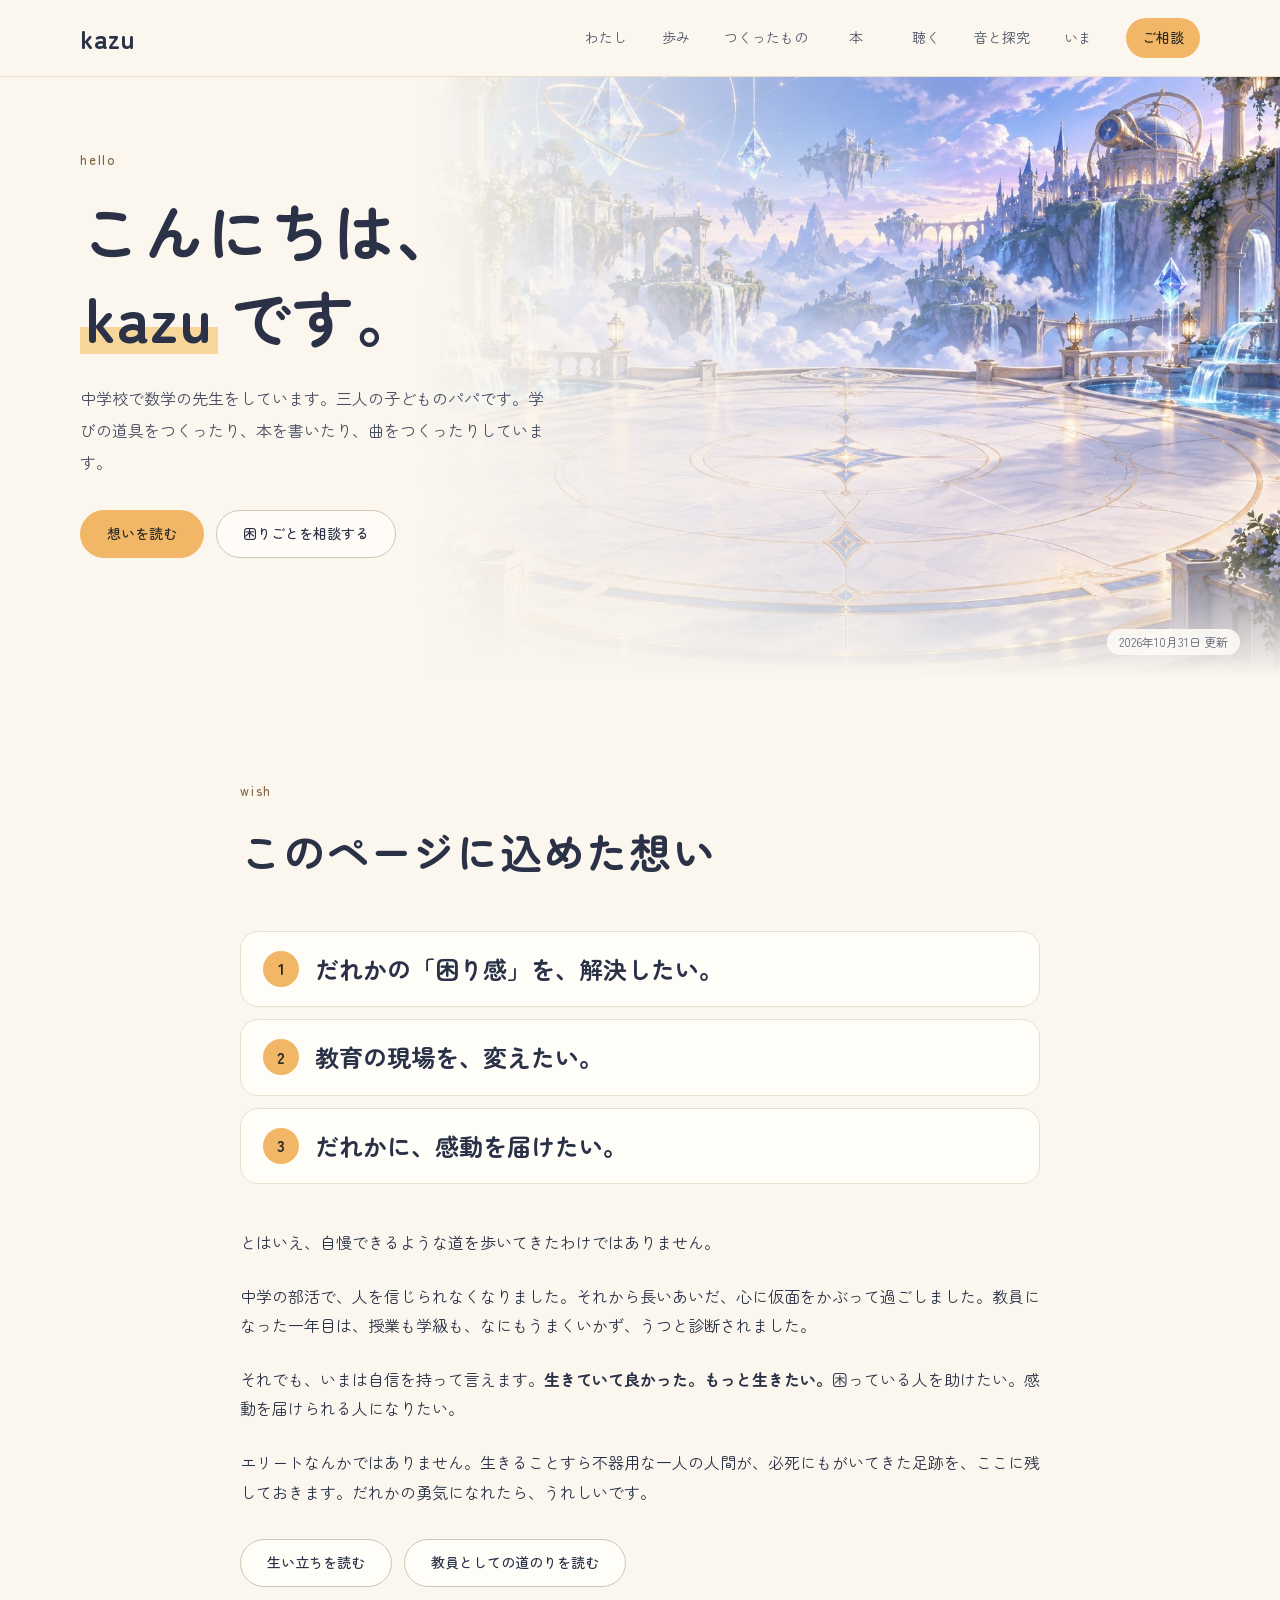
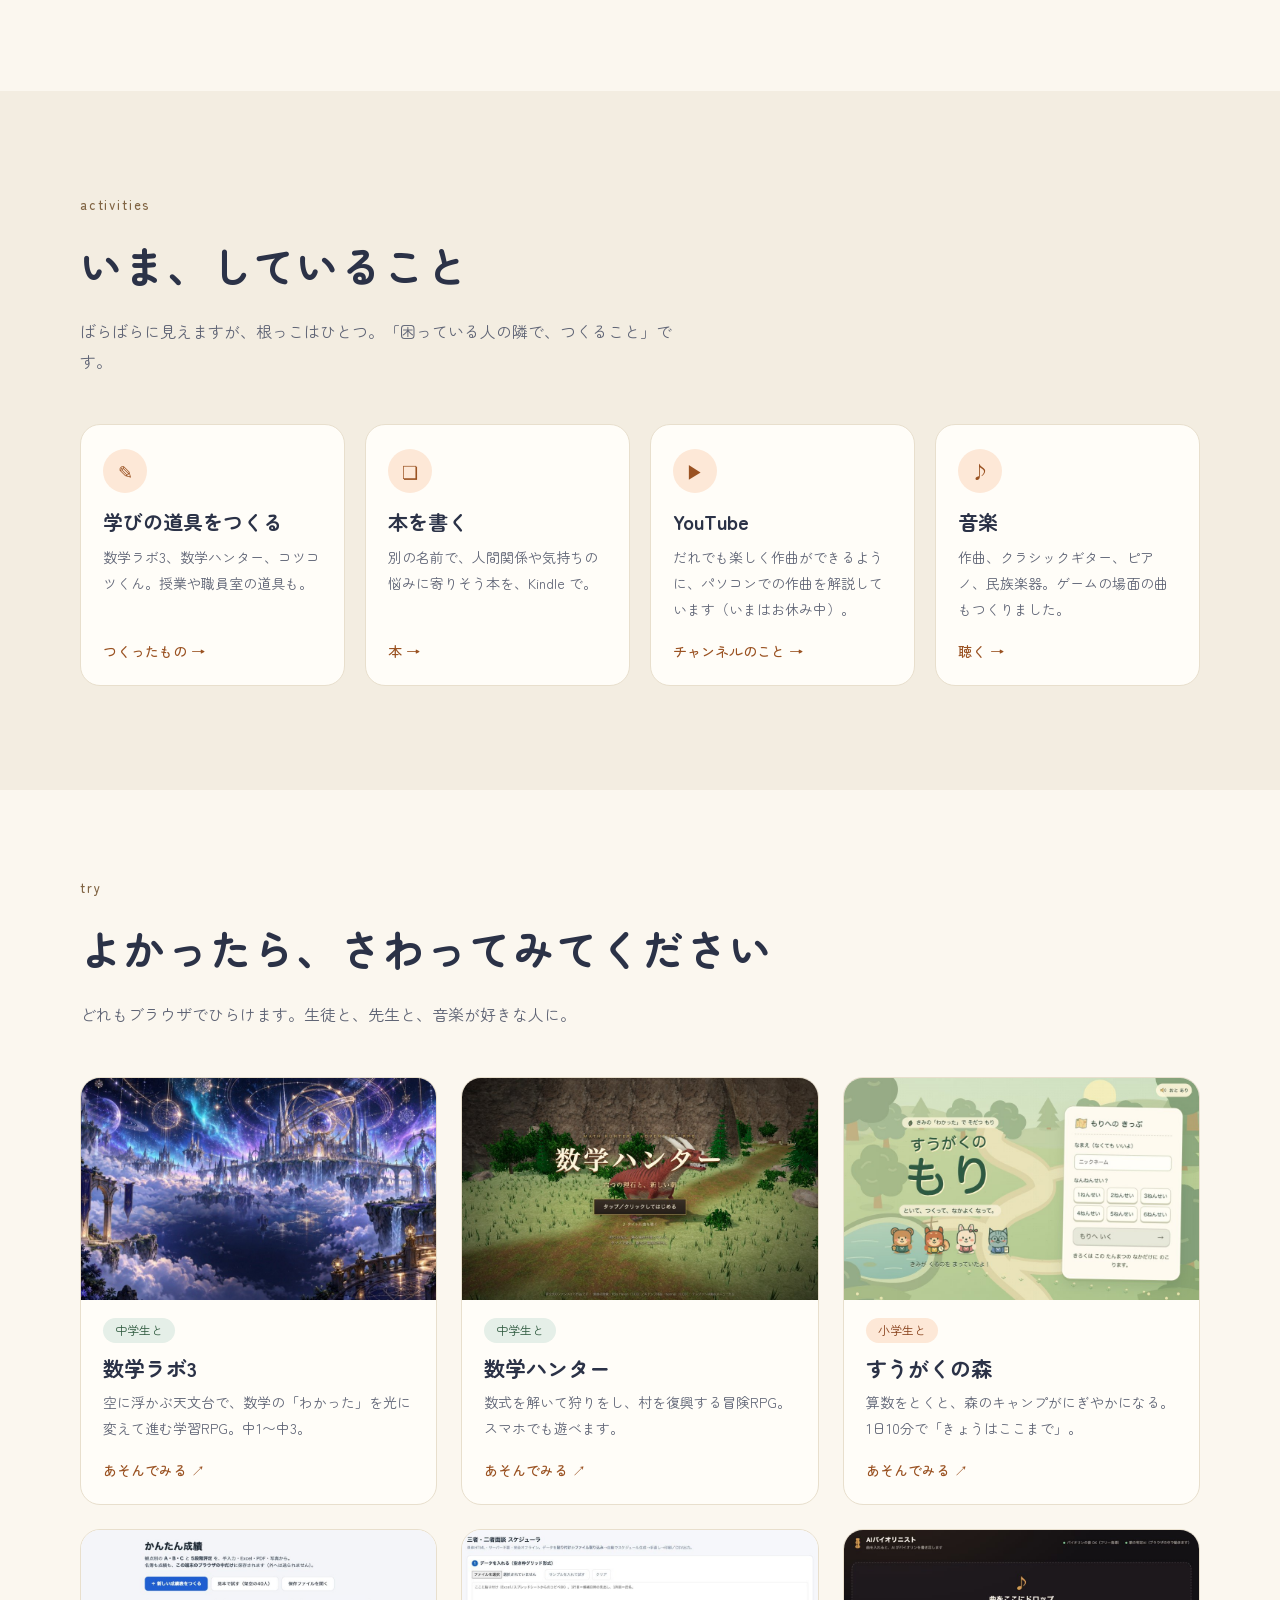
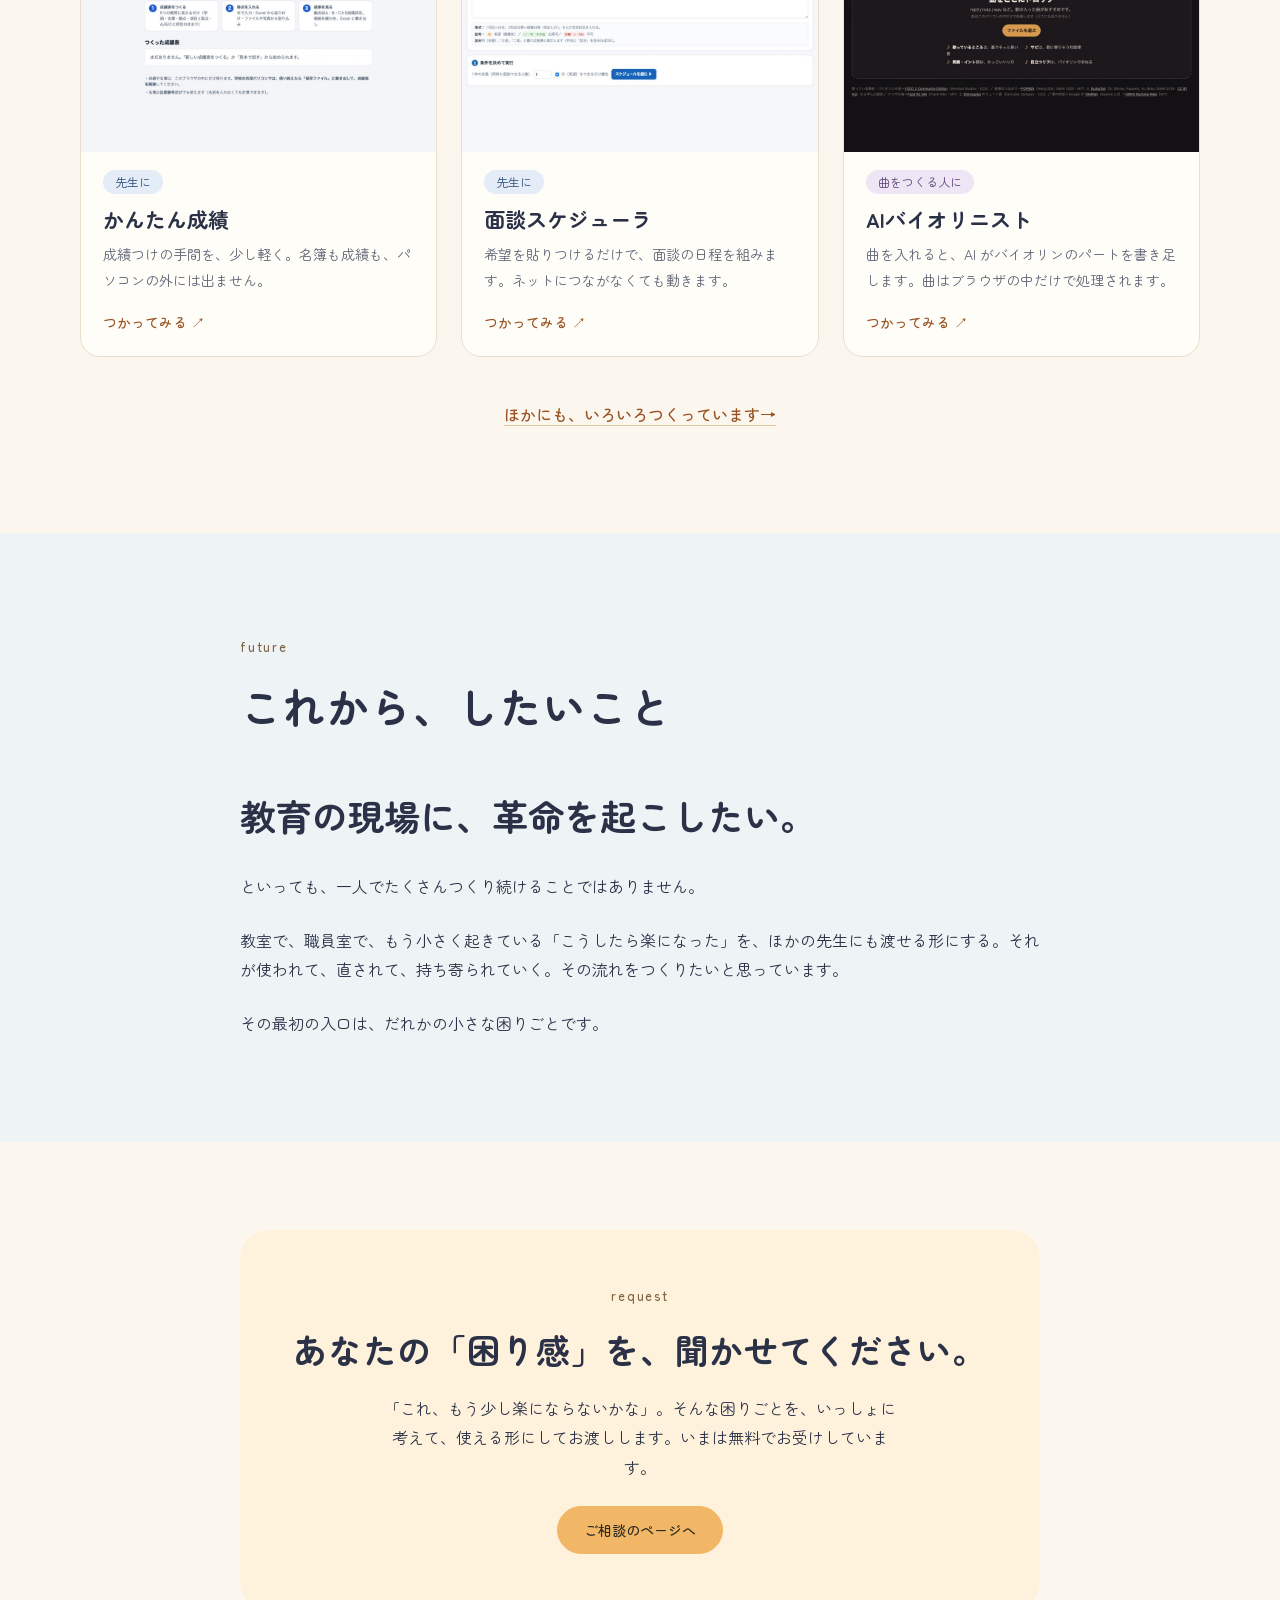
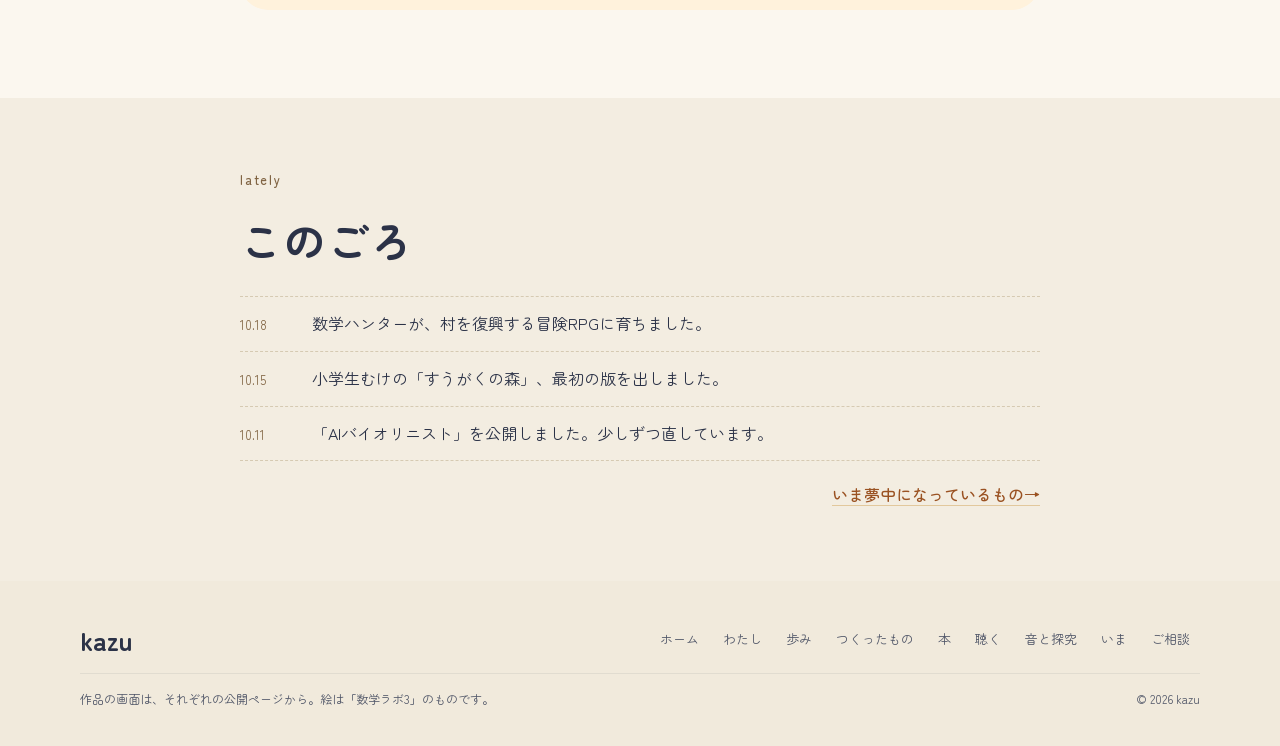
<file: index.html>
<!doctype html>
<html lang="ja">
<head>
<meta charset="utf-8">
<meta name="viewport" content="width=device-width, initial-scale=1">
<title>kazu のページ</title>
<meta name="description" content="中学校で数学の先生をしている kazu のページです。だれかの「困り感」を、形にして解決したい。不器用にもがいてきた足跡と、本・音楽・学びの道具のことを書いています。">
<meta property="og:title" content="kazu のページ">
<meta property="og:description" content="中学校で数学の先生をしている kazu のページです。だれかの「困り感」を、形にして解決したい。不器用にもがいてきた足跡と、本・音楽・学びの道具のことを書いています。">
<meta property="og:type" content="profile">
<meta name="theme-color" content="#fbf7ef">
<meta property="og:url" content="https://dora9991.github.io/kazu-page/">
<meta property="og:image" content="https://dora9991.github.io/kazu-page/assets/og.jpg">
<meta property="og:image:width" content="1200">
<meta property="og:image:height" content="630">
<meta name="twitter:card" content="summary_large_image">
<link rel="preconnect" href="https://fonts.googleapis.com">
<link rel="preconnect" href="https://fonts.gstatic.com" crossorigin>
<link rel="stylesheet" href="https://fonts.googleapis.com/css2?family=Zen+Maru+Gothic:wght@400;500;700&display=swap">
<link rel="stylesheet" href="style.css">
<script src="script.js" defer></script>
</head>
<body data-page="home">
<a class="skip" href="#main">本文へ移動</a>
<header class="topbar">
  <div class="wrap topbar__in">
    <a class="topbar__name" href="index.html" aria-current="page">kazu</a>
    <nav class="topbar__nav" aria-label="ページの切りかえ">
      <a href="about.html">わたし</a>
      <a href="journey.html">歩み</a>
      <a href="works.html">つくったもの</a>
      <a href="books.html">本</a>
      <a href="listen.html">聴く</a>
      <a href="charge.html">音と探究</a>
      <a href="now.html">いま</a>
      <a class="topbar__ask" href="request.html">ご相談</a>
    </nav>
  </div>
</header>

<main id="main">
<section class="hero hero--home" id="top">
  <div class="hero__art" aria-hidden="true"><img src="assets/dawn.jpg" alt="" width="1672" height="941"></div>
  <div class="wrap hero__in">
    <p class="kicker">hello</p>
    <h1 class="hero__hello"><span class="ph">こんにちは、</span><span class="ph"><span class="hero__me">kazu</span>です。</span></h1>
    <p class="hero__lead">中学校で数学の先生をしています。三人の子どものパパです。学びの道具をつくったり、本を書いたり、曲をつくったりしています。</p>
    <p class="hero__cta">
      <a class="btn btn--primary" href="#wish">想いを読む</a>
      <a class="btn btn--ghost" href="request.html">困りごとを相談する</a>
    </p>
  </div>
  <p class="hero__updated">2026年10月31日 更新</p>
</section>

<section class="sec sec--paper wish" id="wish" aria-labelledby="wish-title">
  <div class="wrap narrow">
    <header class="sec-head">
      <p class="kicker">wish</p>
      <h2 class="sec-title" id="wish-title">このページに込めた想い</h2>
    </header>
    <ul class="wish__list">
      <li class="wish__item"><span class="wish__no" aria-hidden="true">1</span>だれかの「困り感」を、解決したい。</li>
      <li class="wish__item"><span class="wish__no" aria-hidden="true">2</span>教育の現場を、変えたい。</li>
      <li class="wish__item"><span class="wish__no" aria-hidden="true">3</span>だれかに、感動を届けたい。</li>
    </ul>
    <div class="prose wish__prose">
      <p>とはいえ、自慢できるような道を歩いてきたわけではありません。</p>
      <p>中学の部活で、人を信じられなくなりました。それから長いあいだ、心に仮面をかぶって過ごしました。教員になった一年目は、授業も学級も、なにもうまくいかず、うつと診断されました。</p>
      <p>それでも、いまは自信を持って言えます。<strong>生きていて良かった。もっと生きたい。</strong>困っている人を助けたい。感動を届けられる人になりたい。</p>
      <p>エリートなんかではありません。生きることすら不器用な一人の人間が、必死にもがいてきた足跡を、ここに残しておきます。だれかの勇気になれたら、うれしいです。</p>
    </div>
    <ul class="wish__links">
      <li><a class="btn" href="about.html">生い立ちを読む</a></li>
      <li><a class="btn" href="journey.html">教員としての道のりを読む</a></li>
    </ul>
  </div>
</section>

<section class="sec acts" id="acts" aria-labelledby="acts-title">
  <div class="wrap">
    <header class="sec-head">
      <p class="kicker">activities</p>
      <h2 class="sec-title" id="acts-title">いま、していること</h2>
      <p class="sec-lead">ばらばらに見えますが、根っこはひとつ。「困っている人の隣で、つくること」です。</p>
    </header>
    <ul class="acts__list">
      <li><a class="act" href="works.html">
        <span class="act__icon" aria-hidden="true">✎</span>
        <span class="act__title">学びの道具をつくる</span>
        <span class="act__line">数学ラボ3、数学ハンター、コツコツくん。授業や職員室の道具も。</span>
        <span class="act__go">つくったもの <span aria-hidden="true">→</span></span>
      </a></li>
      <li><a class="act" href="books.html">
        <span class="act__icon" aria-hidden="true">❏</span>
        <span class="act__title">本を書く</span>
        <span class="act__line">別の名前で、人間関係や気持ちの悩みに寄りそう本を、Kindle で。</span>
        <span class="act__go">本 <span aria-hidden="true">→</span></span>
      </a></li>
      <li><a class="act" href="charge.html">
        <span class="act__icon" aria-hidden="true">▶</span>
        <span class="act__title">YouTube</span>
        <span class="act__line">だれでも楽しく作曲ができるように、パソコンでの作曲を解説しています（いまはお休み中）。</span>
        <span class="act__go">チャンネルのこと <span aria-hidden="true">→</span></span>
      </a></li>
      <li><a class="act" href="listen.html">
        <span class="act__icon" aria-hidden="true">♪</span>
        <span class="act__title">音楽</span>
        <span class="act__line">作曲、クラシックギター、ピアノ、民族楽器。ゲームの場面の曲もつくりました。</span>
        <span class="act__go">聴く <span aria-hidden="true">→</span></span>
      </a></li>
    </ul>
  </div>
</section>

<section class="sec sec--paper try" id="try" aria-labelledby="try-title">
  <div class="wrap">
    <header class="sec-head">
      <p class="kicker">try</p>
      <h2 class="sec-title" id="try-title">よかったら、さわってみてください</h2>
      <p class="sec-lead">どれもブラウザでひらけます。生徒と、先生と、音楽が好きな人に。</p>
    </header>
    <ul class="try__list">
      <li><a class="try-card" href="https://dora9991.github.io/math-labo-third/" target="_blank" rel="noopener">
        <span class="try-card__shot"><img src="assets/works/math-labo-third.jpg" alt="" width="960" height="600" loading="lazy"></span>
        <span class="try-card__body">
          <span class="try-card__for">中学生と</span>
          <span class="try-card__title">数学ラボ3</span>
          <span class="try-card__line">空に浮かぶ天文台で、数学の「わかった」を光に変えて進む学習RPG。中1〜中3。</span>
          <span class="try-card__go">あそんでみる<span aria-hidden="true"> ↗</span></span>
        </span>
      </a></li>
      <li><a class="try-card" href="https://dora9991.github.io/math-hunter/" target="_blank" rel="noopener">
        <span class="try-card__shot"><img src="assets/works/math-hunter.jpg" alt="" width="960" height="600" loading="lazy"></span>
        <span class="try-card__body">
          <span class="try-card__for">中学生と</span>
          <span class="try-card__title">数学ハンター</span>
          <span class="try-card__line">数式を解いて狩りをし、村を復興する冒険RPG。スマホでも遊べます。</span>
          <span class="try-card__go">あそんでみる<span aria-hidden="true"> ↗</span></span>
        </span>
      </a></li>
      <li><a class="try-card" href="https://dora9991.github.io/suugaku-no-mori/" target="_blank" rel="noopener">
        <span class="try-card__shot"><img src="assets/works/suugaku-no-mori.jpg" alt="" width="960" height="600" loading="lazy"></span>
        <span class="try-card__body">
          <span class="try-card__for try-card__for--kids">小学生と</span>
          <span class="try-card__title">すうがくの森</span>
          <span class="try-card__line">算数をとくと、森のキャンプがにぎやかになる。1日10分で「きょうはここまで」。</span>
          <span class="try-card__go">あそんでみる<span aria-hidden="true"> ↗</span></span>
        </span>
      </a></li>
      <li><a class="try-card" href="https://dora9991.github.io/kantan-seiseki/" target="_blank" rel="noopener">
        <span class="try-card__shot"><img src="assets/works/kantan-seiseki.jpg" alt="" width="960" height="600" loading="lazy"></span>
        <span class="try-card__body">
          <span class="try-card__for try-card__for--teacher">先生に</span>
          <span class="try-card__title">かんたん成績</span>
          <span class="try-card__line">成績つけの手間を、少し軽く。名簿も成績も、パソコンの外には出ません。</span>
          <span class="try-card__go">つかってみる<span aria-hidden="true"> ↗</span></span>
        </span>
      </a></li>
      <li><a class="try-card" href="https://dora9991.github.io/mendan-scheduler/" target="_blank" rel="noopener">
        <span class="try-card__shot"><img src="assets/works/mendan-scheduler.jpg" alt="" width="960" height="600" loading="lazy"></span>
        <span class="try-card__body">
          <span class="try-card__for try-card__for--teacher">先生に</span>
          <span class="try-card__title">面談スケジューラ</span>
          <span class="try-card__line">希望を貼りつけるだけで、面談の日程を組みます。ネットにつながなくても動きます。</span>
          <span class="try-card__go">つかってみる<span aria-hidden="true"> ↗</span></span>
        </span>
      </a></li>
      <li><a class="try-card" href="https://dora9991.github.io/ai-violinist/" target="_blank" rel="noopener">
        <span class="try-card__shot"><img src="assets/works/ai-violinist.jpg" alt="" width="960" height="600" loading="lazy"></span>
        <span class="try-card__body">
          <span class="try-card__for try-card__for--music">曲をつくる人に</span>
          <span class="try-card__title">AIバイオリニスト</span>
          <span class="try-card__line">曲を入れると、AI がバイオリンのパートを書き足します。曲はブラウザの中だけで処理されます。</span>
          <span class="try-card__go">つかってみる<span aria-hidden="true"> ↗</span></span>
        </span>
      </a></li>
    </ul>
    <p class="try__more"><a href="works.html">ほかにも、いろいろつくっています<span aria-hidden="true"> →</span></a></p>
  </div>
</section>

<section class="sec future" id="future" aria-labelledby="future-title">
  <div class="wrap narrow">
    <header class="sec-head">
      <p class="kicker">future</p>
      <h2 class="sec-title" id="future-title"><span class="ph">これから、</span><span class="ph">したいこと</span></h2>
    </header>
    <p class="future__big">教育の現場に、革命を起こしたい。</p>
    <div class="prose">
      <p>といっても、一人でたくさんつくり続けることではありません。</p>
      <p>教室で、職員室で、もう小さく起きている「こうしたら楽になった」を、ほかの先生にも渡せる形にする。それが使われて、直されて、持ち寄られていく。その流れをつくりたいと思っています。</p>
      <p>その最初の入口は、だれかの小さな困りごとです。</p>
    </div>
  </div>
</section>

<section class="ask" aria-labelledby="ask-title">
  <div class="wrap narrow ask__in">
    <p class="kicker">request</p>
    <h2 class="ask__title" id="ask-title"><span class="ph">あなたの「困り感」を、</span><span class="ph">聞かせてください。</span></h2>
    <p>「これ、もう少し楽にならないかな」。そんな困りごとを、いっしょに考えて、使える形にしてお渡しします。いまは無料でお受けしています。</p>
    <p class="ask__cta"><a class="btn btn--primary" href="request.html">ご相談のページへ</a></p>
  </div>
</section>

<section class="sec lately" id="lately" aria-labelledby="lately-title">
  <div class="wrap narrow">
    <header class="sec-head">
      <p class="kicker">lately</p>
      <h2 class="sec-title" id="lately-title">このごろ</h2>
    </header>
    <ul class="lately__list">
      <li><time class="lately__date" datetime="2026-10-18">10.18</time><a href="works.html#w-math-hunter">数学ハンターが、村を復興する冒険RPGに育ちました。</a></li>
      <li><time class="lately__date" datetime="2026-10-15">10.15</time><a href="works.html#w-suugaku-no-mori">小学生むけの「すうがくの森」、最初の版を出しました。</a></li>
      <li><time class="lately__date" datetime="2026-10-11">10.11</time><a href="works.html#w-ai-violinist">「AIバイオリニスト」を公開しました。少しずつ直しています。</a></li>
    </ul>
    <p class="lately__more"><a href="now.html">いま夢中になっているもの<span aria-hidden="true"> →</span></a></p>
  </div>
</section>
</main>

<footer class="foot">
  <div class="wrap foot__in">
    <div class="foot__row">
      <p class="foot__name">kazu</p>
      <nav class="foot__nav" aria-label="ページの一覧">
        <a href="index.html">ホーム</a><a href="about.html">わたし</a><a href="journey.html">歩み</a><a href="works.html">つくったもの</a><a href="books.html">本</a><a href="listen.html">聴く</a><a href="charge.html">音と探究</a><a href="now.html">いま</a><a href="request.html">ご相談</a>
      </nav>
    </div>
    <div class="foot__row foot__row--sub">
      <p class="foot__note">作品の画面は、それぞれの公開ページから。絵は「数学ラボ3」のものです。</p>
      <p class="foot__copy">© 2026 kazu</p>
    </div>
  </div>
</footer>
</body>
</html>
</file>
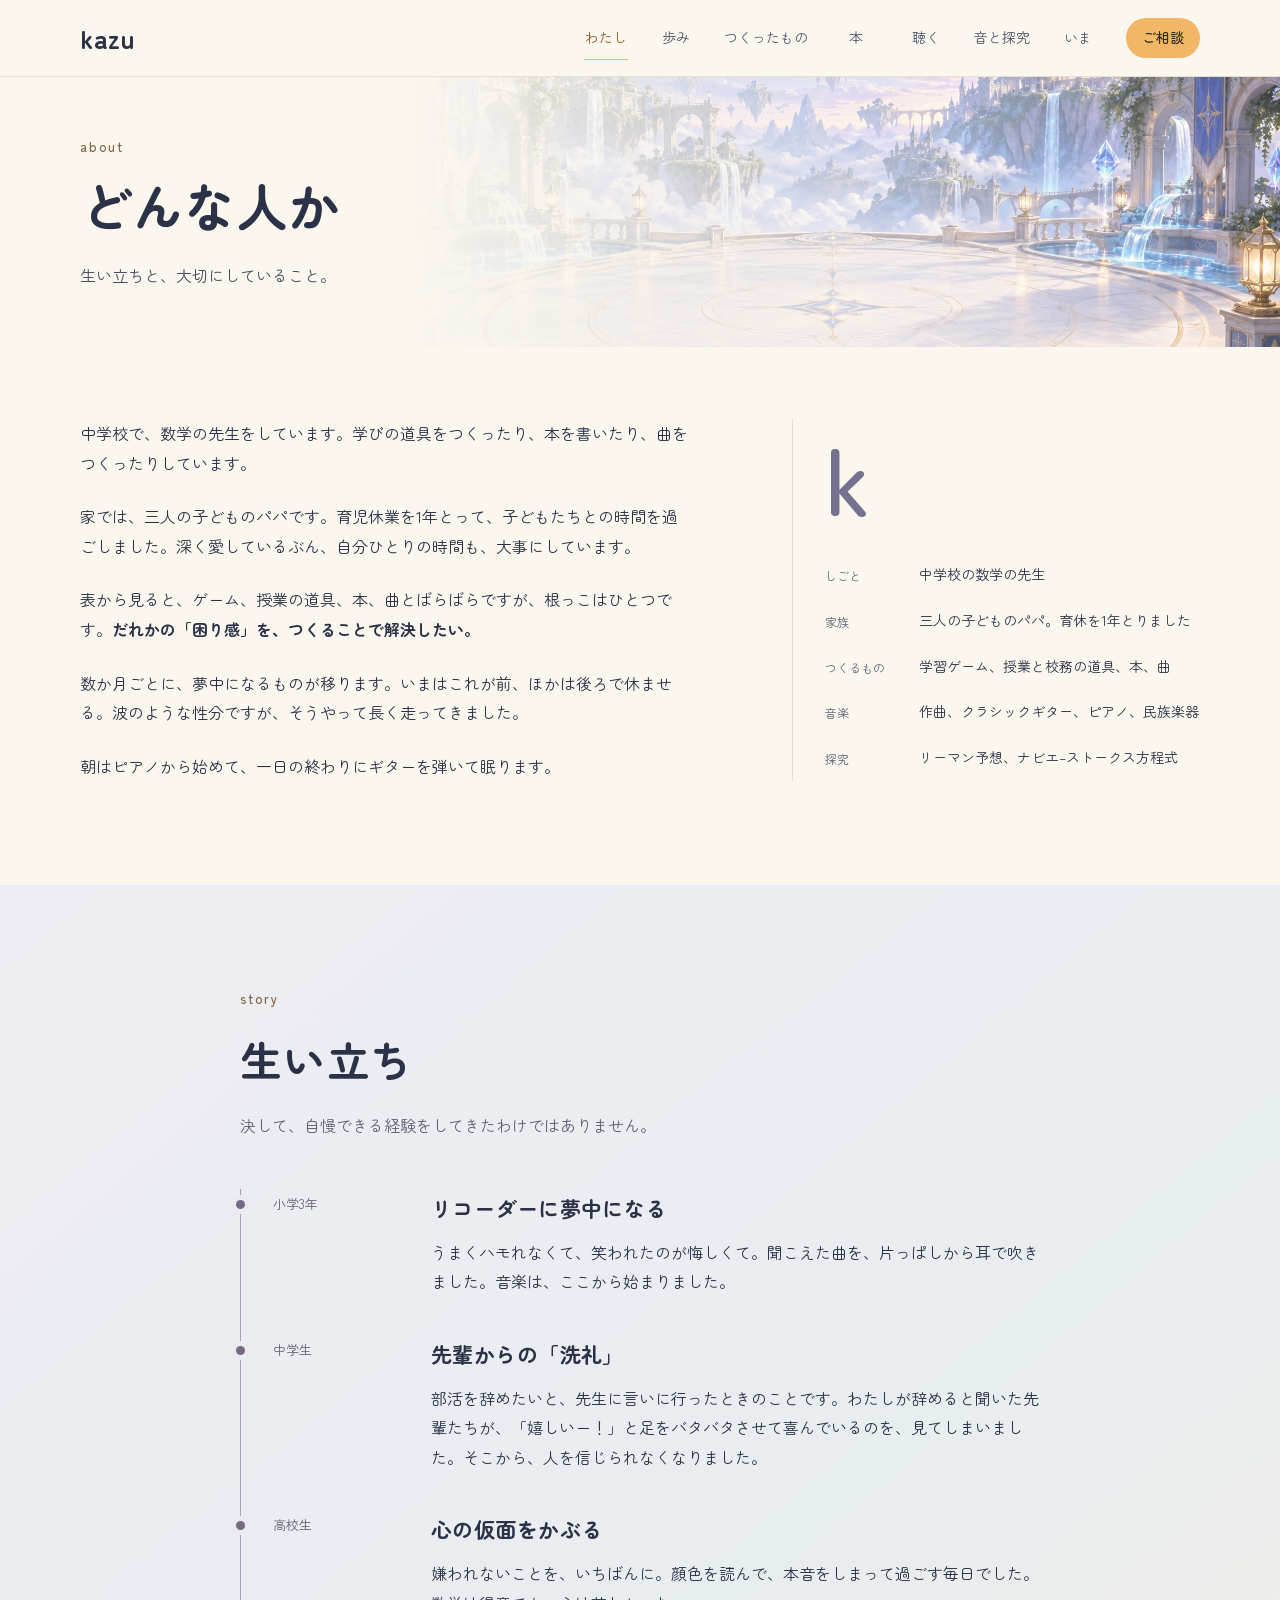
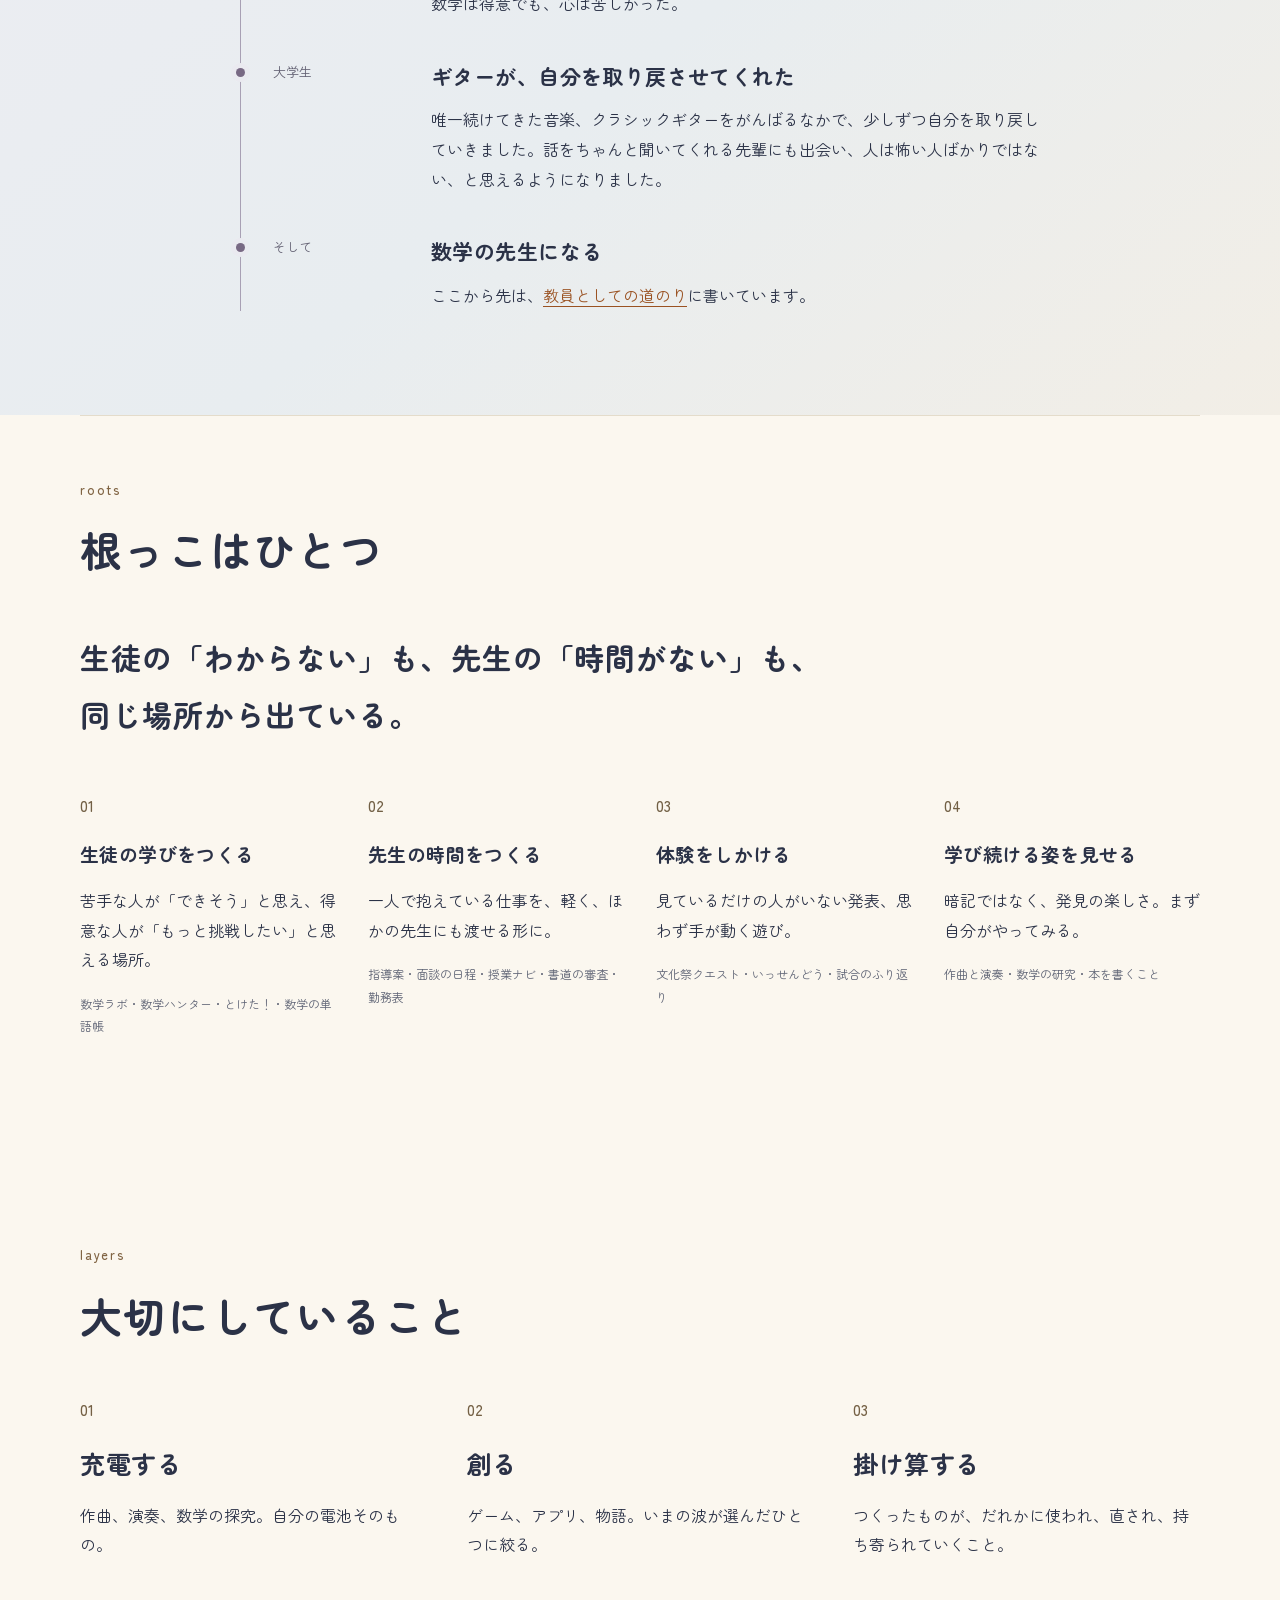
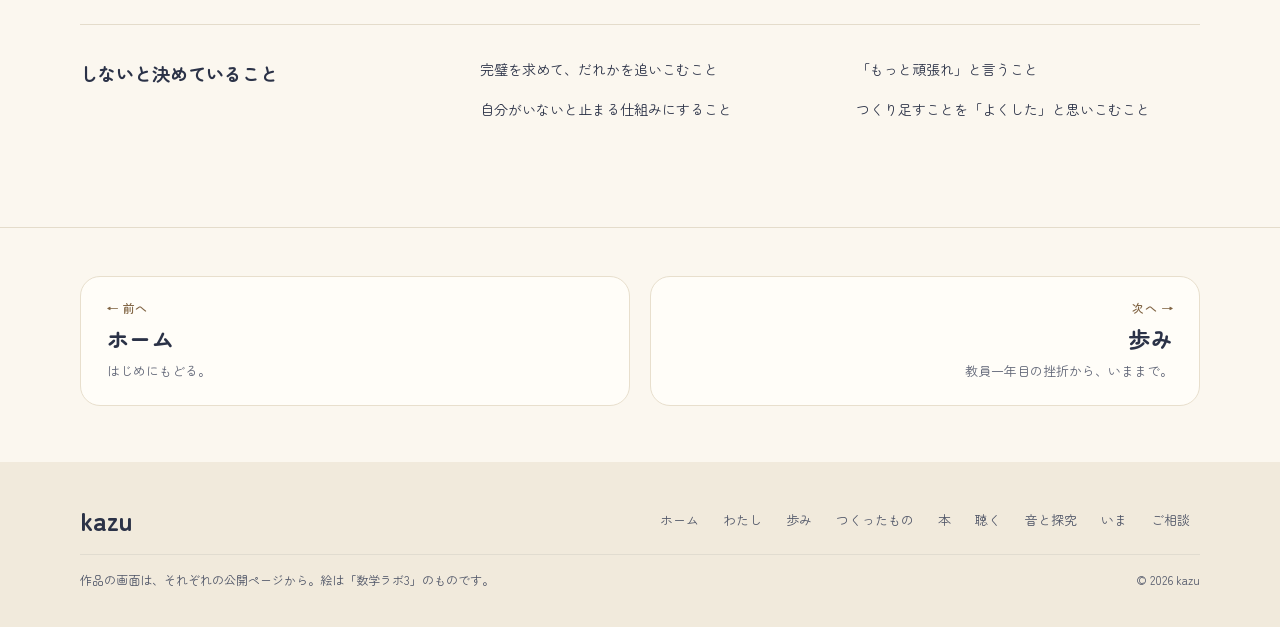
<file: about.html>
<!doctype html>
<html lang="ja">
<head>
<meta charset="utf-8">
<meta name="viewport" content="width=device-width, initial-scale=1">
<title>わたし — kazu</title>
<meta name="description" content="どんな人か。根っこにあるものと、大切にしていること。">
<meta property="og:title" content="わたし — kazu">
<meta property="og:description" content="どんな人か。根っこにあるものと、大切にしていること。">
<meta property="og:type" content="profile">
<meta name="theme-color" content="#fbf7ef">
<link rel="preconnect" href="https://fonts.googleapis.com">
<link rel="preconnect" href="https://fonts.gstatic.com" crossorigin>
<link rel="stylesheet" href="https://fonts.googleapis.com/css2?family=Zen+Maru+Gothic:wght@400;500;700&display=swap">
<link rel="stylesheet" href="style.css">
<script src="script.js" defer></script>
</head>
<body data-page="about">
<a class="skip" href="#main">本文へ移動</a>
<header class="topbar">
  <div class="wrap topbar__in">
    <a class="topbar__name" href="index.html">kazu</a>
    <nav class="topbar__nav" aria-label="ページの切りかえ">
      <a href="about.html" aria-current="page">わたし</a>
      <a href="journey.html">歩み</a>
      <a href="works.html">つくったもの</a>
      <a href="books.html">本</a>
      <a href="listen.html">聴く</a>
      <a href="charge.html">音と探究</a>
      <a href="now.html">いま</a>
      <a class="topbar__ask" href="request.html">ご相談</a>
    </nav>
  </div>
</header>

<main id="main">
<section class="hero hero--page hero--day" aria-labelledby="page-title" style="--ax:58%;--ay:38%">
  <div class="hero__art" aria-hidden="true"><img src="assets/dawn.jpg" alt="" width="1672" height="941"></div>
  <div class="wrap hero__in">
    <p class="kicker">ABOUT</p>
    <h1 class="hero__name hero__name--page" id="page-title">どんな人か</h1>
    <p class="hero__lead">生い立ちと、大切にしていること。</p>
  </div>
</section>

<section class="sec sec--paper about" id="about" aria-label="どんな人か">
  <div class="wrap about__in">
    <div class="about__text">
      <div class="prose"><p>中学校で、数学の先生をしています。学びの道具をつくったり、本を書いたり、曲をつくったりしています。</p>
        <p>家では、三人の子どものパパです。育児休業を1年とって、子どもたちとの時間を過ごしました。深く愛しているぶん、自分ひとりの時間も、大事にしています。</p>
        <p>表から見ると、ゲーム、授業の道具、本、曲とばらばらですが、根っこはひとつです。<strong>だれかの「困り感」を、つくることで解決したい。</strong></p>
        <p>数か月ごとに、夢中になるものが移ります。いまはこれが前、ほかは後ろで休ませる。波のような性分ですが、そうやって長く走ってきました。</p>
        <p>朝はピアノから始めて、一日の終わりにギターを弾いて眠ります。</p></div>
    </div>
    <aside class="profile" aria-label="プロフィール">
      <p class="profile__mark" aria-hidden="true">k</p>
      <dl class="profile__facts">
        <div><dt>しごと</dt><dd>中学校の数学の先生</dd></div>
        <div><dt>家族</dt><dd>三人の子どものパパ。育休を1年とりました</dd></div>
        <div><dt>つくるもの</dt><dd>学習ゲーム、授業と校務の道具、本、曲</dd></div>
        <div><dt>音楽</dt><dd>作曲、クラシックギター、ピアノ、民族楽器</dd></div>
        <div><dt>探究</dt><dd>リーマン予想、ナビエ–ストークス方程式</dd></div>
      </dl>
    </aside>
  </div>
</section>

<section class="sec roots-story" id="story" aria-labelledby="story-title">
  <div class="wrap narrow">
    <header class="sec-head">
      <p class="kicker">story</p>
      <h2 class="sec-title" id="story-title">生い立ち</h2>
      <p class="sec-lead">決して、自慢できる経験をしてきたわけではありません。</p>
    </header>
    <ol class="journey__list journey__list--story">
      <li class="journey__item"><span class="journey__when">小学3年</span><h3 class="journey__title">リコーダーに夢中になる</h3><p>うまくハモれなくて、笑われたのが悔しくて。聞こえた曲を、片っぱしから耳で吹きました。音楽は、ここから始まりました。</p></li>
      <li class="journey__item"><span class="journey__when">中学生</span><h3 class="journey__title">先輩からの「洗礼」</h3><p>部活を辞めたいと、先生に言いに行ったときのことです。わたしが辞めると聞いた先輩たちが、「嬉しいー！」と足をバタバタさせて喜んでいるのを、見てしまいました。そこから、人を信じられなくなりました。</p></li>
      <li class="journey__item"><span class="journey__when">高校生</span><h3 class="journey__title">心の仮面をかぶる</h3><p>嫌われないことを、いちばんに。顔色を読んで、本音をしまって過ごす毎日でした。数学は得意でも、心は苦しかった。</p></li>
      <li class="journey__item"><span class="journey__when">大学生</span><h3 class="journey__title">ギターが、自分を取り戻させてくれた</h3><p>唯一続けてきた音楽、クラシックギターをがんばるなかで、少しずつ自分を取り戻していきました。話をちゃんと聞いてくれる先輩にも出会い、人は怖い人ばかりではない、と思えるようになりました。</p></li>
      <li class="journey__item"><span class="journey__when">そして</span><h3 class="journey__title">数学の先生になる</h3><p>ここから先は、<a href="journey.html">教員としての道のり</a>に書いています。</p></li>
    </ol>
  </div>
</section>

<section class="sec sec--paper core" id="core" aria-labelledby="core-title">
  <div class="wrap">
    <header class="sec-head">
      <p class="kicker">ROOTS</p>
      <h2 class="sec-title" id="core-title">根っこはひとつ</h2>
      
    </header>
    <blockquote class="core__quote"><span class="ph">生徒の「わからない」も、</span><span class="ph">先生の「時間がない」も、</span><span class="ph">同じ場所から出ている。</span></blockquote>
    <ul class="core__list">
      <li class="bundle"><span class="bundle__no">01</span><h3 class="bundle__title">生徒の学びをつくる</h3><p>苦手な人が「できそう」と思え、得意な人が「もっと挑戦したい」と思える場所。</p><p class="bundle__eg">数学ラボ・数学ハンター・とけた！・数学の単語帳</p></li>
      <li class="bundle"><span class="bundle__no">02</span><h3 class="bundle__title">先生の時間をつくる</h3><p>一人で抱えている仕事を、軽く、ほかの先生にも渡せる形に。</p><p class="bundle__eg">指導案・面談の日程・授業ナビ・書道の審査・勤務表</p></li>
      <li class="bundle"><span class="bundle__no">03</span><h3 class="bundle__title">体験をしかける</h3><p>見ているだけの人がいない発表、思わず手が動く遊び。</p><p class="bundle__eg">文化祭クエスト・いっせんどう・試合のふり返り</p></li>
      <li class="bundle"><span class="bundle__no">04</span><h3 class="bundle__title">学び続ける姿を見せる</h3><p>暗記ではなく、発見の楽しさ。まず自分がやってみる。</p><p class="bundle__eg">作曲と演奏・数学の研究・本を書くこと</p></li>
    </ul>
  </div>
</section>

<section class="sec sec--paper values" id="values" aria-labelledby="values-title">
  <div class="wrap">
    <header class="sec-head">
      <p class="kicker">LAYERS</p>
      <h2 class="sec-title" id="values-title">大切にしていること</h2>
      
    </header>
    <ul class="layers">
      <li class="layer"><span class="layer__no">01</span><h3>充電する</h3><p>作曲、演奏、数学の探究。自分の電池そのもの。</p></li>
      <li class="layer"><span class="layer__no">02</span><h3>創る</h3><p>ゲーム、アプリ、物語。いまの波が選んだひとつに絞る。</p></li>
      <li class="layer"><span class="layer__no">03</span><h3>掛け算する</h3><p>つくったものが、だれかに使われ、直され、持ち寄られていくこと。</p></li>
    </ul>
    <div class="nots">
      <h3 class="nots__title">しないと決めていること</h3>
      <ul><li>完璧を求めて、だれかを追いこむこと</li><li>「もっと頑張れ」と言うこと</li><li>自分がいないと止まる仕組みにすること</li><li>つくり足すことを「よくした」と思いこむこと</li></ul>
    </div>
  </div>
</section>

<nav class="pager" aria-label="ほかのページへ">
  <div class="wrap pager__in">
    <a class="pager__link pager__link--prev" href="index.html" rel="prev"><span class="pager__dir">← 前へ</span><span class="pager__label">ホーム</span><span class="pager__blurb">はじめにもどる。</span></a>
    <a class="pager__link pager__link--next" href="journey.html" rel="next"><span class="pager__dir">次へ →</span><span class="pager__label">歩み</span><span class="pager__blurb">教員一年目の挫折から、いままで。</span></a>
  </div>
</nav>
</main>

<footer class="foot">
  <div class="wrap foot__in">
    <div class="foot__row">
      <p class="foot__name">kazu</p>
      <nav class="foot__nav" aria-label="ページの一覧">
        <a href="index.html">ホーム</a><a href="about.html">わたし</a><a href="journey.html">歩み</a><a href="works.html">つくったもの</a><a href="books.html">本</a><a href="listen.html">聴く</a><a href="charge.html">音と探究</a><a href="now.html">いま</a><a href="request.html">ご相談</a>
      </nav>
    </div>
    <div class="foot__row foot__row--sub">
      <p class="foot__note">作品の画面は、それぞれの公開ページから。絵は「数学ラボ3」のものです。</p>
      <p class="foot__copy">© 2026 kazu</p>
    </div>
  </div>
</footer>
</body>
</html>
</file>
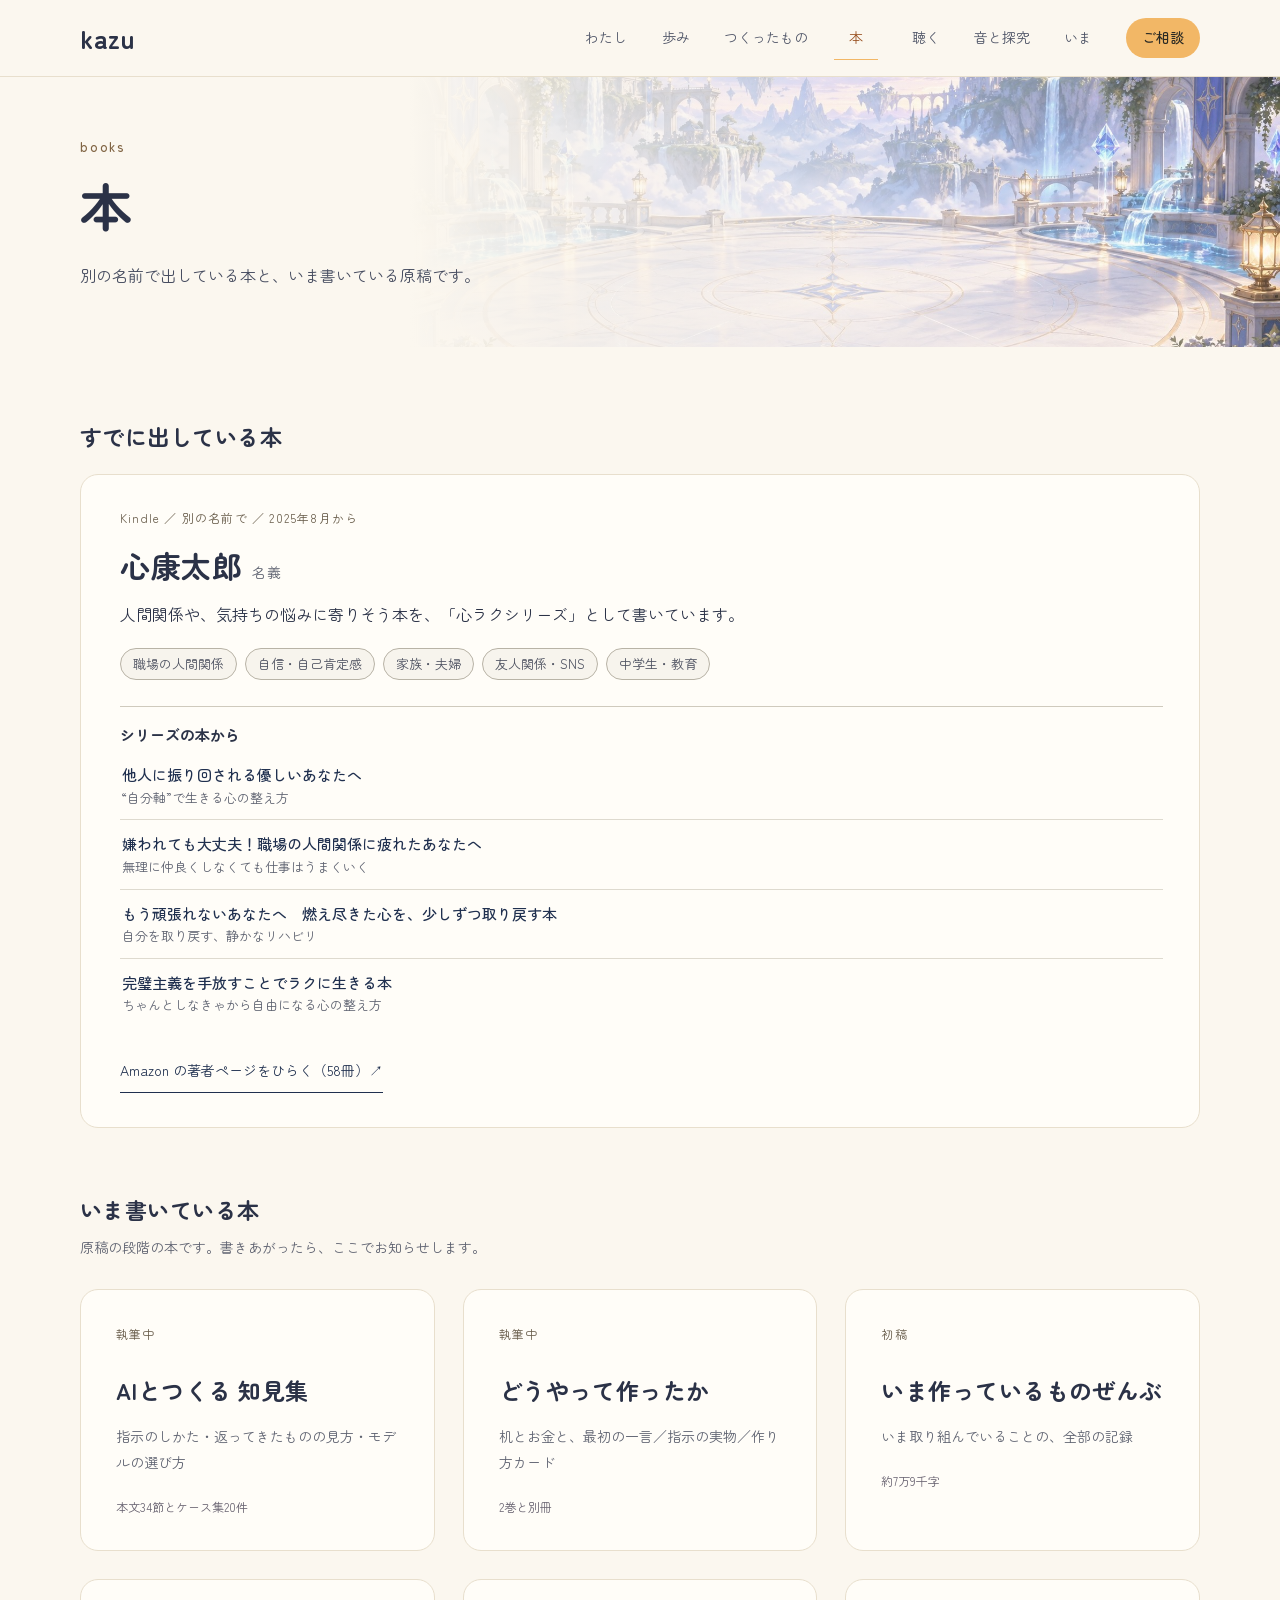
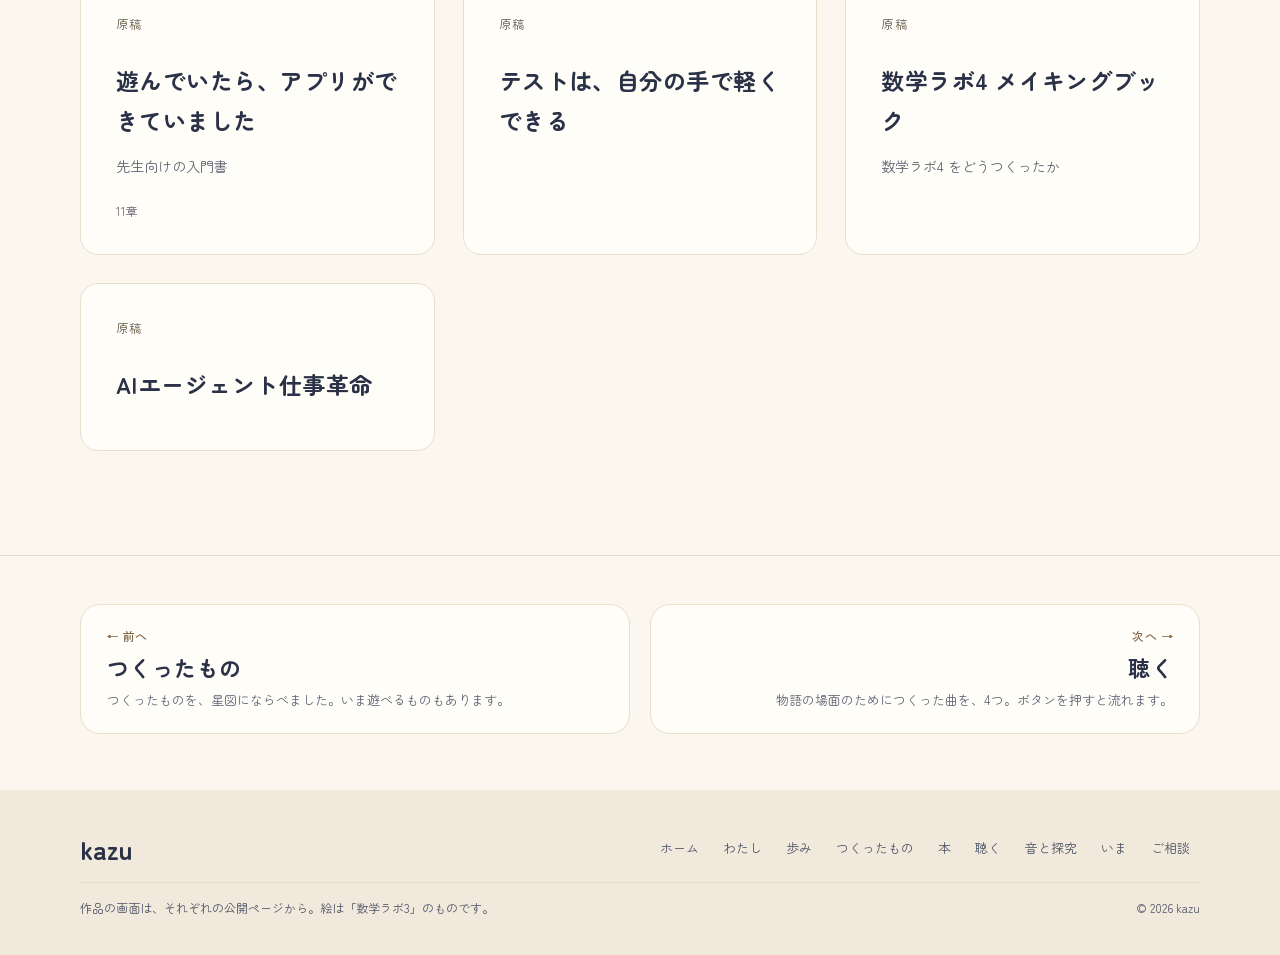
<file: books.html>
<!doctype html>
<html lang="ja">
<head>
<meta charset="utf-8">
<meta name="viewport" content="width=device-width, initial-scale=1">
<title>本 — kazu</title>
<meta name="description" content="出している本と、いま書いている原稿。">
<meta property="og:title" content="本 — kazu">
<meta property="og:description" content="出している本と、いま書いている原稿。">
<meta property="og:type" content="profile">
<meta name="theme-color" content="#fbf7ef">
<link rel="preconnect" href="https://fonts.googleapis.com">
<link rel="preconnect" href="https://fonts.gstatic.com" crossorigin>
<link rel="stylesheet" href="https://fonts.googleapis.com/css2?family=Zen+Maru+Gothic:wght@400;500;700&display=swap">
<link rel="stylesheet" href="style.css">
<script src="script.js" defer></script>
</head>
<body data-page="books">
<a class="skip" href="#main">本文へ移動</a>
<header class="topbar">
  <div class="wrap topbar__in">
    <a class="topbar__name" href="index.html">kazu</a>
    <nav class="topbar__nav" aria-label="ページの切りかえ">
      <a href="about.html">わたし</a>
      <a href="journey.html">歩み</a>
      <a href="works.html">つくったもの</a>
      <a href="books.html" aria-current="page">本</a>
      <a href="listen.html">聴く</a>
      <a href="charge.html">音と探究</a>
      <a href="now.html">いま</a>
      <a class="topbar__ask" href="request.html">ご相談</a>
    </nav>
  </div>
</header>

<main id="main">
<section class="hero hero--page hero--day" aria-labelledby="page-title" style="--ax:20%;--ay:45%">
  <div class="hero__art" aria-hidden="true"><img src="assets/dawn.jpg" alt="" width="1672" height="941"></div>
  <div class="wrap hero__in">
    <p class="kicker">BOOKS</p>
    <h1 class="hero__name hero__name--page" id="page-title">本</h1>
    <p class="hero__lead">別の名前で出している本と、いま書いている原稿です。</p>
  </div>
</section>

<section class="sec sec--paper books" id="books" aria-label="本">
  <div class="wrap">
    
    <div class="published">
      <h3 class="sub-title">すでに出している本</h3>
      <article class="pub">
        <div class="pub__main">
          <p class="pub__status">Kindle ／ 別の名前で ／ 2025年8月から</p>
          <h4 class="pub__name">心康太郎<small>名義</small></h4>
          <p class="pub__text">人間関係や、気持ちの悩みに寄りそう本を、「心ラクシリーズ」として書いています。</p>
          <ul class="pub__genres"><li>職場の人間関係</li><li>自信・自己肯定感</li><li>家族・夫婦</li><li>友人関係・SNS</li><li>中学生・教育</li></ul>
          <div class="pub__picks">
            <h5 class="pub__picks-title">シリーズの本から</h5>
            <ul><li><a href="https://www.amazon.co.jp/dp/B0FX5DNGV2" target="_blank" rel="noopener"><span class="pub__pick-title">他人に振り回される優しいあなたへ</span><span class="pub__pick-sub">“自分軸”で生きる心の整え方</span></a></li><li><a href="https://www.amazon.co.jp/dp/B0DP2H7XWD" target="_blank" rel="noopener"><span class="pub__pick-title">嫌われても大丈夫！職場の人間関係に疲れたあなたへ</span><span class="pub__pick-sub">無理に仲良くしなくても仕事はうまくいく</span></a></li><li><a href="https://www.amazon.co.jp/dp/B0DSYBS4HY" target="_blank" rel="noopener"><span class="pub__pick-title">もう頑張れないあなたへ　燃え尽きた心を、少しずつ取り戻す本</span><span class="pub__pick-sub">自分を取り戻す、静かなリハビリ</span></a></li><li><a href="https://www.amazon.co.jp/dp/B0G2LGVPW1" target="_blank" rel="noopener"><span class="pub__pick-title">完璧主義を手放すことでラクに生きる本</span><span class="pub__pick-sub">ちゃんとしなきゃから自由になる心の整え方</span></a></li></ul>
          </div>
          <p class="pub__cta"><a class="pub__link" href="https://www.amazon.co.jp/stores/author/B0FWRX8G9K" target="_blank" rel="noopener">Amazon の著者ページをひらく（58冊）<span aria-hidden="true"> ↗</span></a></p>
        </div>
      </article>
    </div>
    <h3 class="sub-title sub-title--drafts">いま書いている本</h3>
    <p class="sub-lead">原稿の段階の本です。書きあがったら、ここでお知らせします。</p>
    <ul class="shelf">
      <li class="book" style="--i:0"><span class="book__status">執筆中</span><h3 class="book__title">AIとつくる 知見集</h3><p class="book__sub">指示のしかた・返ってきたものの見方・モデルの選び方</p><p class="book__note">本文34節とケース集20件</p></li>
      <li class="book" style="--i:1"><span class="book__status">執筆中</span><h3 class="book__title">どうやって作ったか</h3><p class="book__sub">机とお金と、最初の一言／指示の実物／作り方カード</p><p class="book__note">2巻と別冊</p></li>
      <li class="book" style="--i:2"><span class="book__status">初稿</span><h3 class="book__title">いま作っているものぜんぶ</h3><p class="book__sub">いま取り組んでいることの、全部の記録</p><p class="book__note">約7万9千字</p></li>
      <li class="book" style="--i:3"><span class="book__status">原稿</span><h3 class="book__title">遊んでいたら、アプリができていました</h3><p class="book__sub">先生向けの入門書</p><p class="book__note">11章</p></li>
      <li class="book" style="--i:4"><span class="book__status">原稿</span><h3 class="book__title">テストは、自分の手で軽くできる</h3></li>
      <li class="book" style="--i:5"><span class="book__status">原稿</span><h3 class="book__title">数学ラボ4 メイキングブック</h3><p class="book__sub">数学ラボ4 をどうつくったか</p></li>
      <li class="book" style="--i:6"><span class="book__status">原稿</span><h3 class="book__title">AIエージェント仕事革命</h3></li>
    </ul>
  </div>
</section>

<nav class="pager" aria-label="ほかのページへ">
  <div class="wrap pager__in">
    <a class="pager__link pager__link--prev" href="works.html" rel="prev"><span class="pager__dir">← 前へ</span><span class="pager__label">つくったもの</span><span class="pager__blurb">つくったものを、星図にならべました。いま遊べるものもあります。</span></a>
    <a class="pager__link pager__link--next" href="listen.html" rel="next"><span class="pager__dir">次へ →</span><span class="pager__label">聴く</span><span class="pager__blurb">物語の場面のためにつくった曲を、4つ。ボタンを押すと流れます。</span></a>
  </div>
</nav>
</main>

<footer class="foot">
  <div class="wrap foot__in">
    <div class="foot__row">
      <p class="foot__name">kazu</p>
      <nav class="foot__nav" aria-label="ページの一覧">
        <a href="index.html">ホーム</a><a href="about.html">わたし</a><a href="journey.html">歩み</a><a href="works.html">つくったもの</a><a href="books.html">本</a><a href="listen.html">聴く</a><a href="charge.html">音と探究</a><a href="now.html">いま</a><a href="request.html">ご相談</a>
      </nav>
    </div>
    <div class="foot__row foot__row--sub">
      <p class="foot__note">作品の画面は、それぞれの公開ページから。絵は「数学ラボ3」のものです。</p>
      <p class="foot__copy">© 2026 kazu</p>
    </div>
  </div>
</footer>
</body>
</html>
</file>
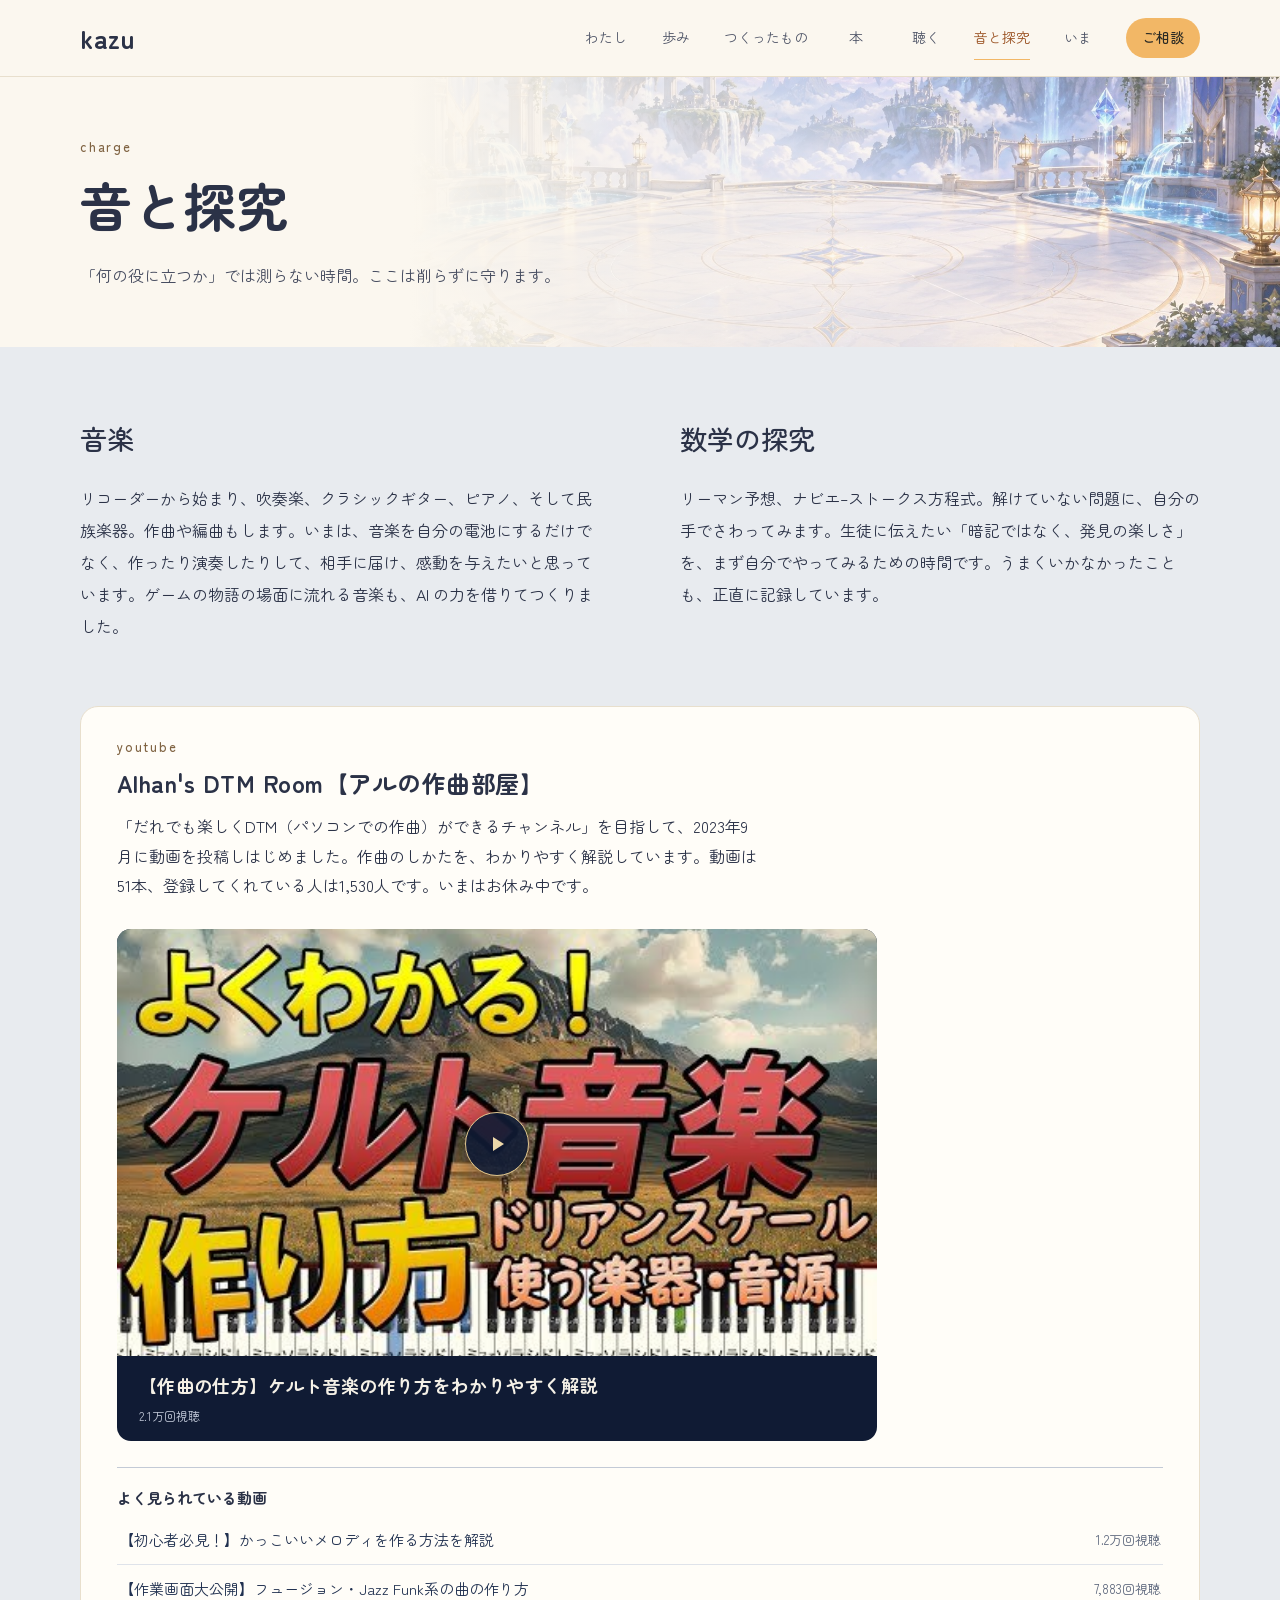
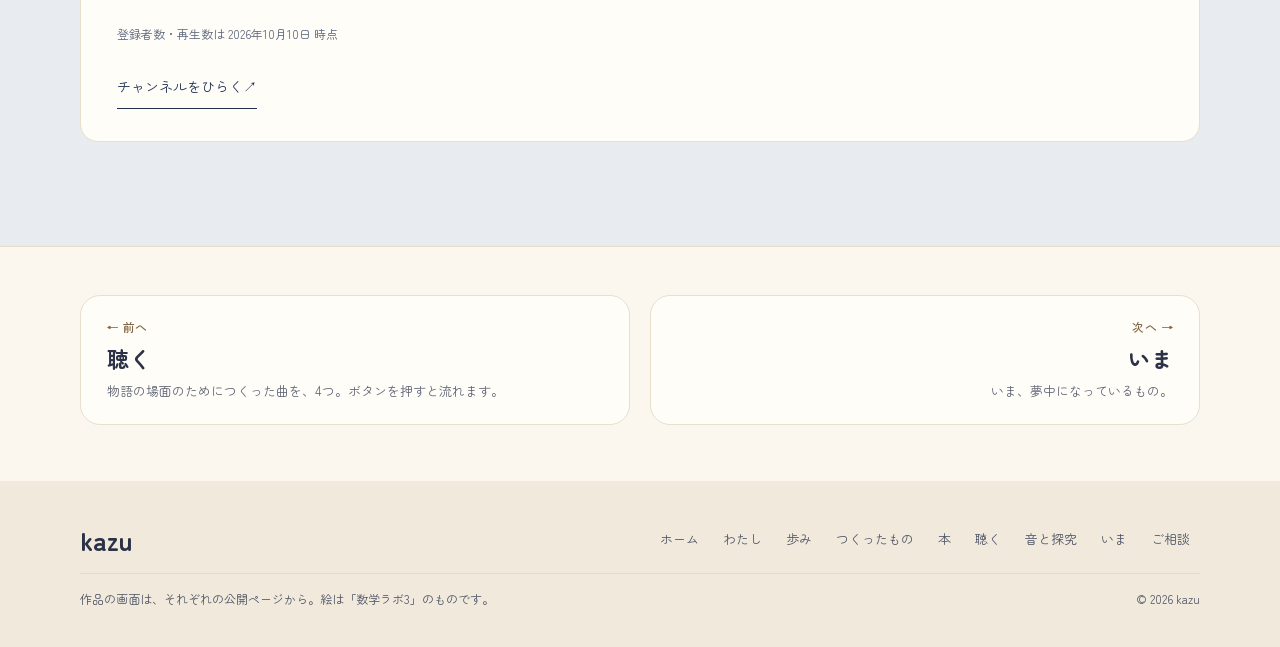
<file: charge.html>
<!doctype html>
<html lang="ja">
<head>
<meta charset="utf-8">
<meta name="viewport" content="width=device-width, initial-scale=1">
<title>音と探究 — kazu</title>
<meta name="description" content="「何の役に立つか」で測らない時間と、作曲講座の動画。">
<meta property="og:title" content="音と探究 — kazu">
<meta property="og:description" content="「何の役に立つか」で測らない時間と、作曲講座の動画。">
<meta property="og:type" content="profile">
<meta name="theme-color" content="#fbf7ef">
<link rel="preconnect" href="https://fonts.googleapis.com">
<link rel="preconnect" href="https://fonts.gstatic.com" crossorigin>
<link rel="stylesheet" href="https://fonts.googleapis.com/css2?family=Zen+Maru+Gothic:wght@400;500;700&display=swap">
<link rel="stylesheet" href="style.css">
<script src="script.js" defer></script>
</head>
<body data-page="charge">
<a class="skip" href="#main">本文へ移動</a>
<header class="topbar">
  <div class="wrap topbar__in">
    <a class="topbar__name" href="index.html">kazu</a>
    <nav class="topbar__nav" aria-label="ページの切りかえ">
      <a href="about.html">わたし</a>
      <a href="journey.html">歩み</a>
      <a href="works.html">つくったもの</a>
      <a href="books.html">本</a>
      <a href="listen.html">聴く</a>
      <a href="charge.html" aria-current="page">音と探究</a>
      <a href="now.html">いま</a>
      <a class="topbar__ask" href="request.html">ご相談</a>
    </nav>
  </div>
</header>

<main id="main">
<section class="hero hero--page hero--day" aria-labelledby="page-title" style="--ax:88%;--ay:60%">
  <div class="hero__art" aria-hidden="true"><img src="assets/dawn.jpg" alt="" width="1672" height="941"></div>
  <div class="wrap hero__in">
    <p class="kicker">CHARGE</p>
    <h1 class="hero__name hero__name--page" id="page-title">音と探究</h1>
    <p class="hero__lead">「何の役に立つか」では測らない時間。ここは削らずに守ります。</p>
  </div>
</section>

<section class="sec sec--dusk charge" id="charge" aria-label="音と探究">
  <div class="wrap">
    
    <div class="charge__grid">
      <div class="charge__block"><h3>音楽</h3><p>リコーダーから始まり、吹奏楽、クラシックギター、ピアノ、そして民族楽器。作曲や編曲もします。いまは、音楽を自分の電池にするだけでなく、作ったり演奏したりして、相手に届け、感動を与えたいと思っています。ゲームの物語の場面に流れる音楽も、AI の力を借りてつくりました。</p></div>
      <div class="charge__block"><h3>数学の探究</h3><p>リーマン予想、ナビエ–ストークス方程式。解けていない問題に、自分の手でさわってみます。生徒に伝えたい「暗記ではなく、発見の楽しさ」を、まず自分でやってみるための時間です。うまくいかなかったことも、正直に記録しています。</p></div>
    </div>
    <aside class="channel" aria-label="YouTube">
      <p class="channel__tag">YouTube</p>
      <h3 class="channel__title">Alhan&#39;s DTM Room【アルの作曲部屋】</h3>
      <p class="channel__text">「だれでも楽しくDTM（パソコンでの作曲）ができるチャンネル」を目指して、2023年9月に動画を投稿しはじめました。作曲のしかたを、わかりやすく解説しています。動画は51本、登録してくれている人は1,530人です。いまはお休み中です。</p>
      <div class="yt" data-yt="DQvjvNPfRmg">
        <a class="yt__btn" href="https://www.youtube.com/watch?v=DQvjvNPfRmg" target="_blank" rel="noopener" aria-label="動画を再生する：【作曲の仕方】ケルト音楽の作り方をわかりやすく解説">
          <img class="yt__thumb" src="assets/yt-celtic.jpg" alt="" width="480" height="360" loading="lazy">
          <span class="yt__play" aria-hidden="true"></span>
          <span class="yt__cap"><span class="yt__title">【作曲の仕方】ケルト音楽の作り方をわかりやすく解説</span><span class="yt__views">2.1万回視聴</span></span>
        </a>
      </div>
      <div class="channel__videos">
        <h4 class="channel__videos-title">よく見られている動画</h4>
        <ul><li><a href="https://www.youtube.com/watch?v=4fvT-_dpV1M" target="_blank" rel="noopener"><span class="channel__v-title">【初心者必見！】かっこいいメロディを作る方法を解説</span><span class="channel__v-views">1.2万回視聴</span></a></li><li><a href="https://www.youtube.com/watch?v=h_R8k6T7pzo" target="_blank" rel="noopener"><span class="channel__v-title">【作業画面大公開】フュージョン・Jazz Funk系の曲の作り方</span><span class="channel__v-views">7,883回視聴</span></a></li></ul>
        <p class="channel__asof">登録者数・再生数は 2026年10月10日 時点</p>
      </div>
      <p class="channel__cta"><a class="channel__link" href="https://www.youtube.com/@alhan9" target="_blank" rel="noopener">チャンネルをひらく<span aria-hidden="true"> ↗</span></a></p>
    </aside>
  </div>
</section>

<nav class="pager" aria-label="ほかのページへ">
  <div class="wrap pager__in">
    <a class="pager__link pager__link--prev" href="listen.html" rel="prev"><span class="pager__dir">← 前へ</span><span class="pager__label">聴く</span><span class="pager__blurb">物語の場面のためにつくった曲を、4つ。ボタンを押すと流れます。</span></a>
    <a class="pager__link pager__link--next" href="now.html" rel="next"><span class="pager__dir">次へ →</span><span class="pager__label">いま</span><span class="pager__blurb">いま、夢中になっているもの。</span></a>
  </div>
</nav>
</main>

<footer class="foot">
  <div class="wrap foot__in">
    <div class="foot__row">
      <p class="foot__name">kazu</p>
      <nav class="foot__nav" aria-label="ページの一覧">
        <a href="index.html">ホーム</a><a href="about.html">わたし</a><a href="journey.html">歩み</a><a href="works.html">つくったもの</a><a href="books.html">本</a><a href="listen.html">聴く</a><a href="charge.html">音と探究</a><a href="now.html">いま</a><a href="request.html">ご相談</a>
      </nav>
    </div>
    <div class="foot__row foot__row--sub">
      <p class="foot__note">作品の画面は、それぞれの公開ページから。絵は「数学ラボ3」のものです。</p>
      <p class="foot__copy">© 2026 kazu</p>
    </div>
  </div>
</footer>
</body>
</html>
</file>
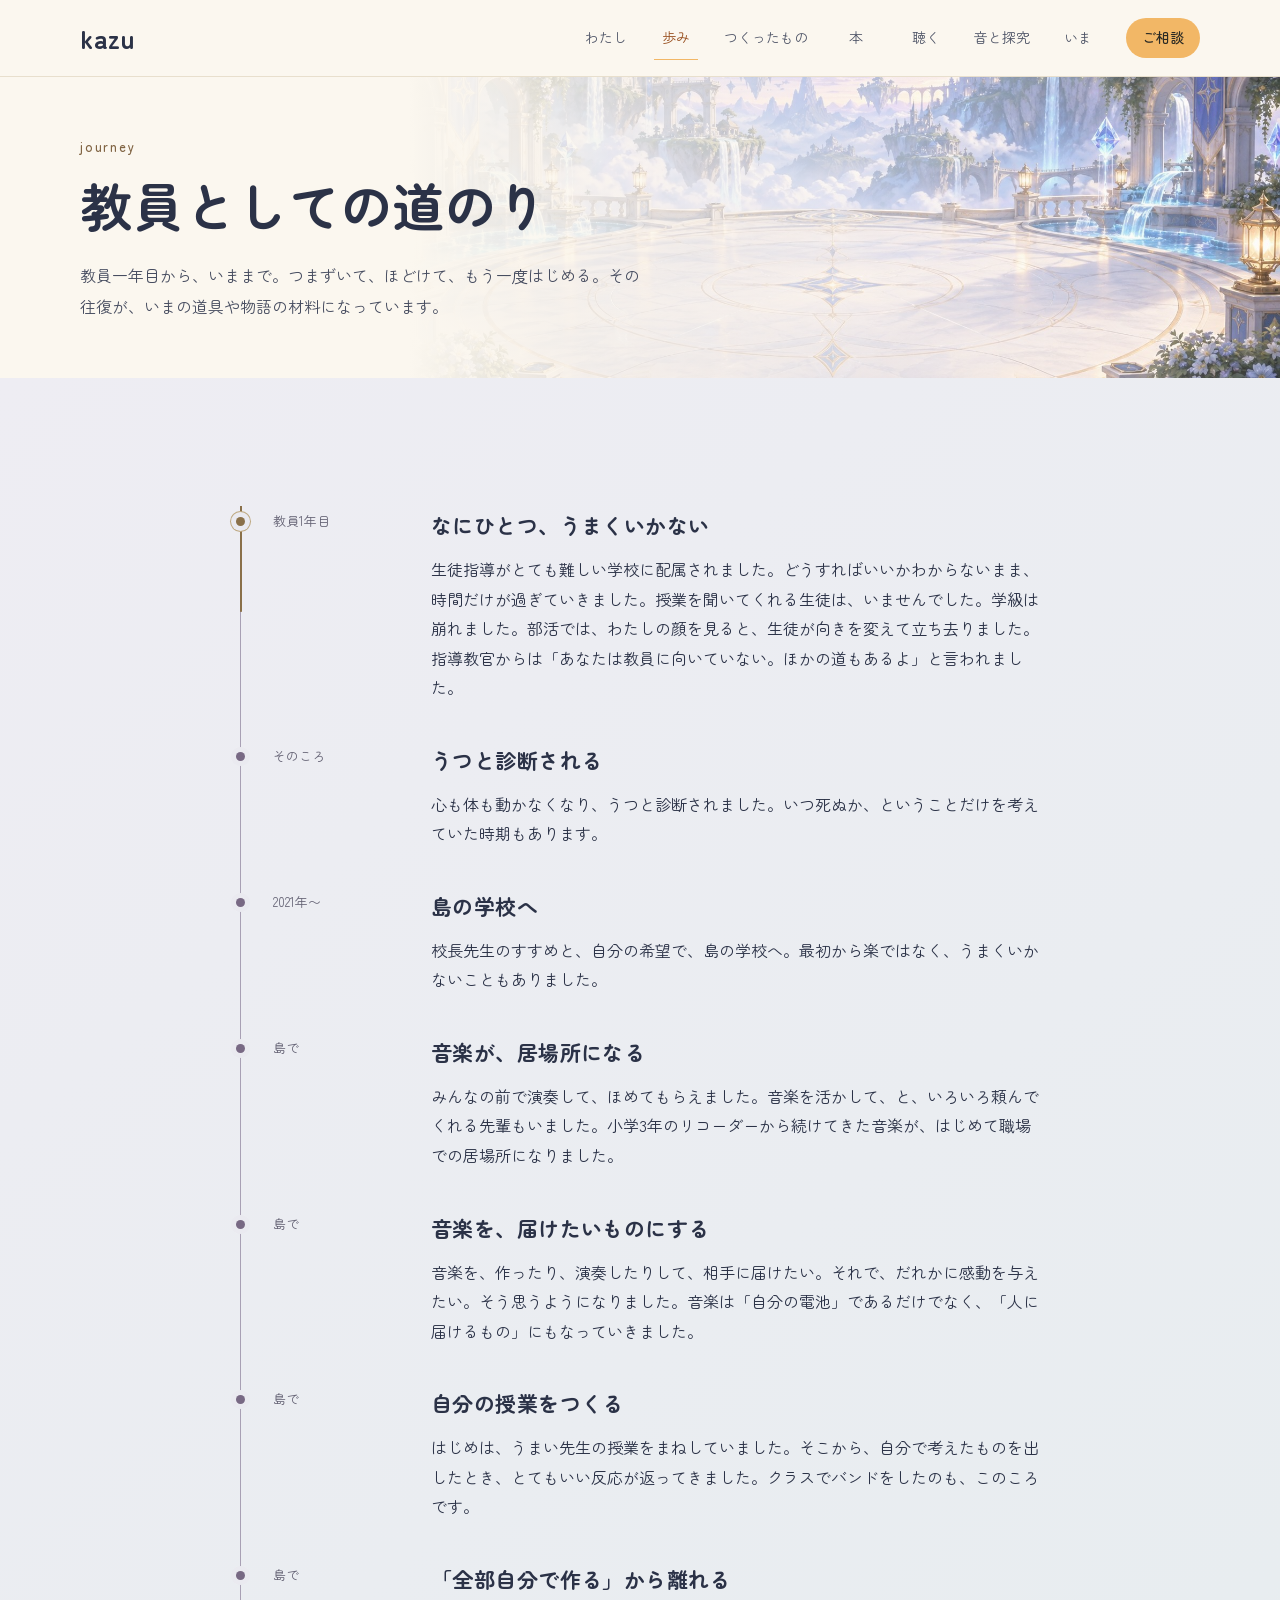
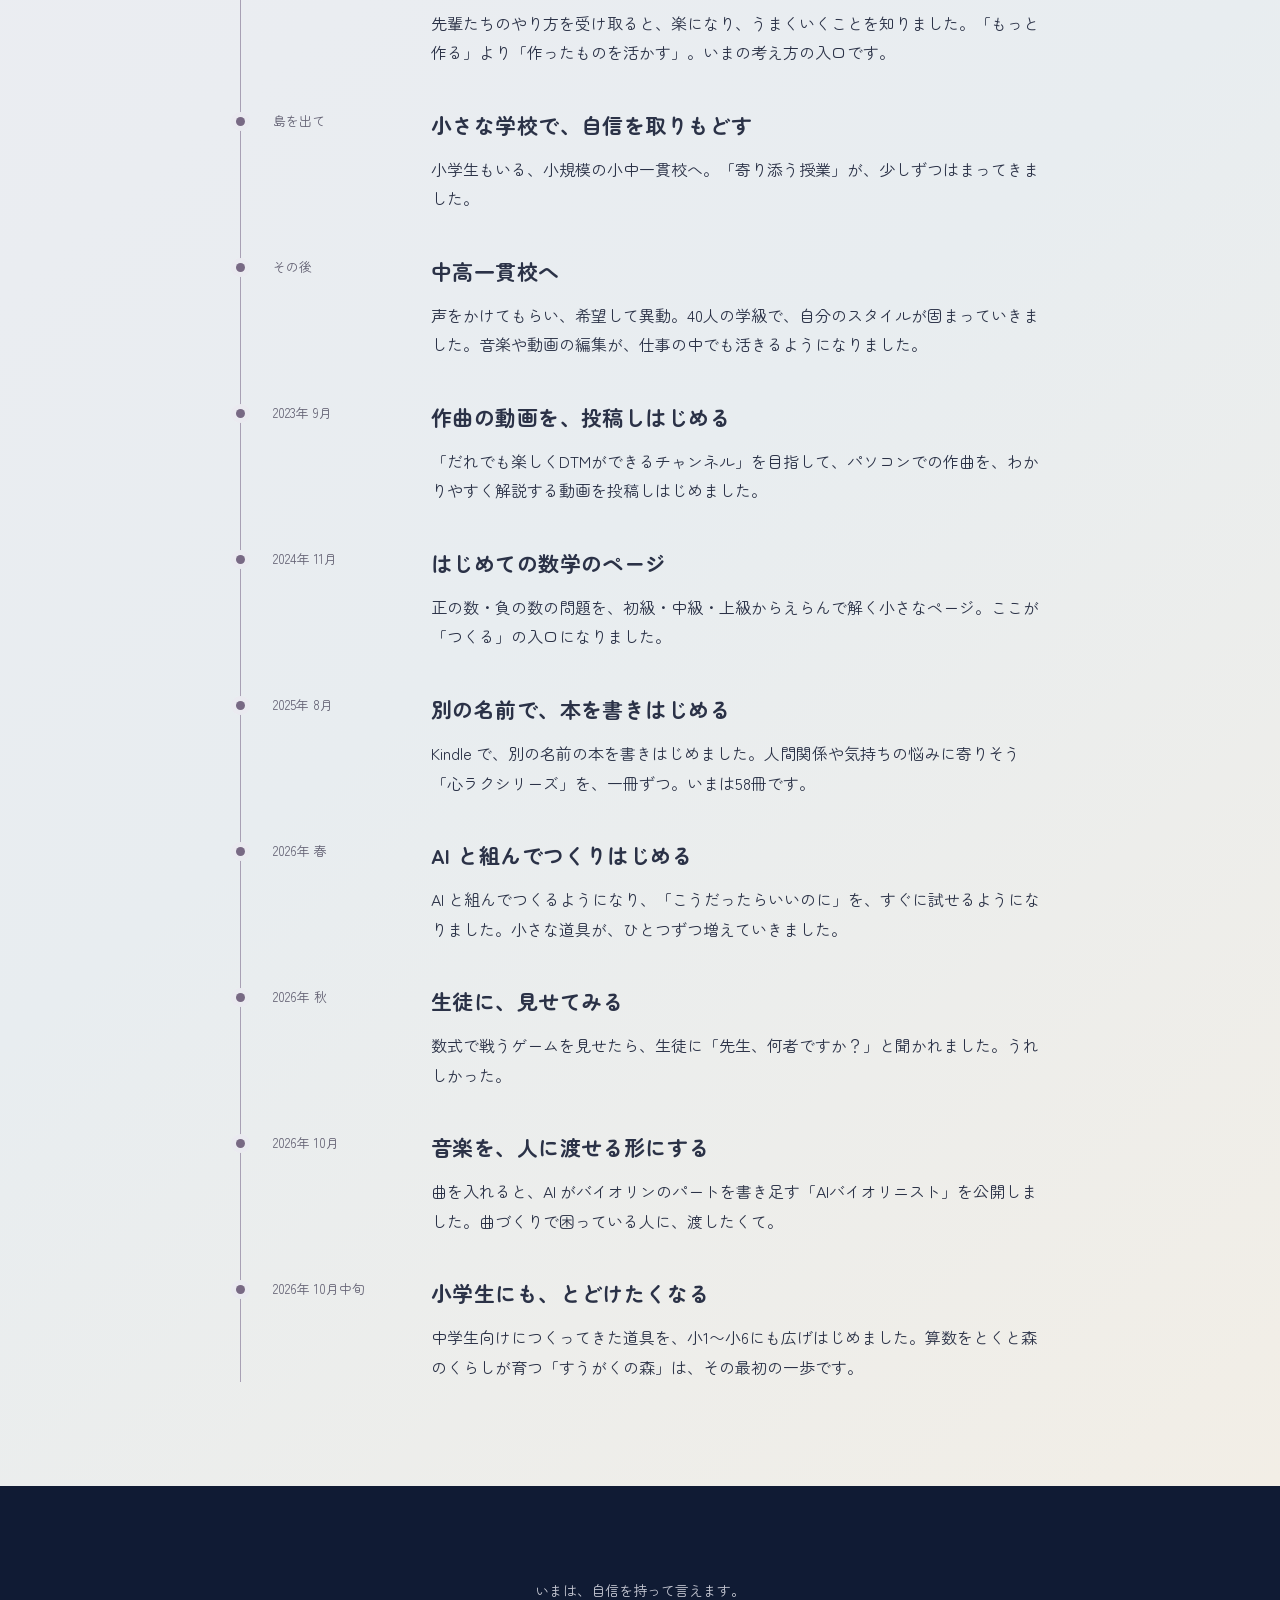
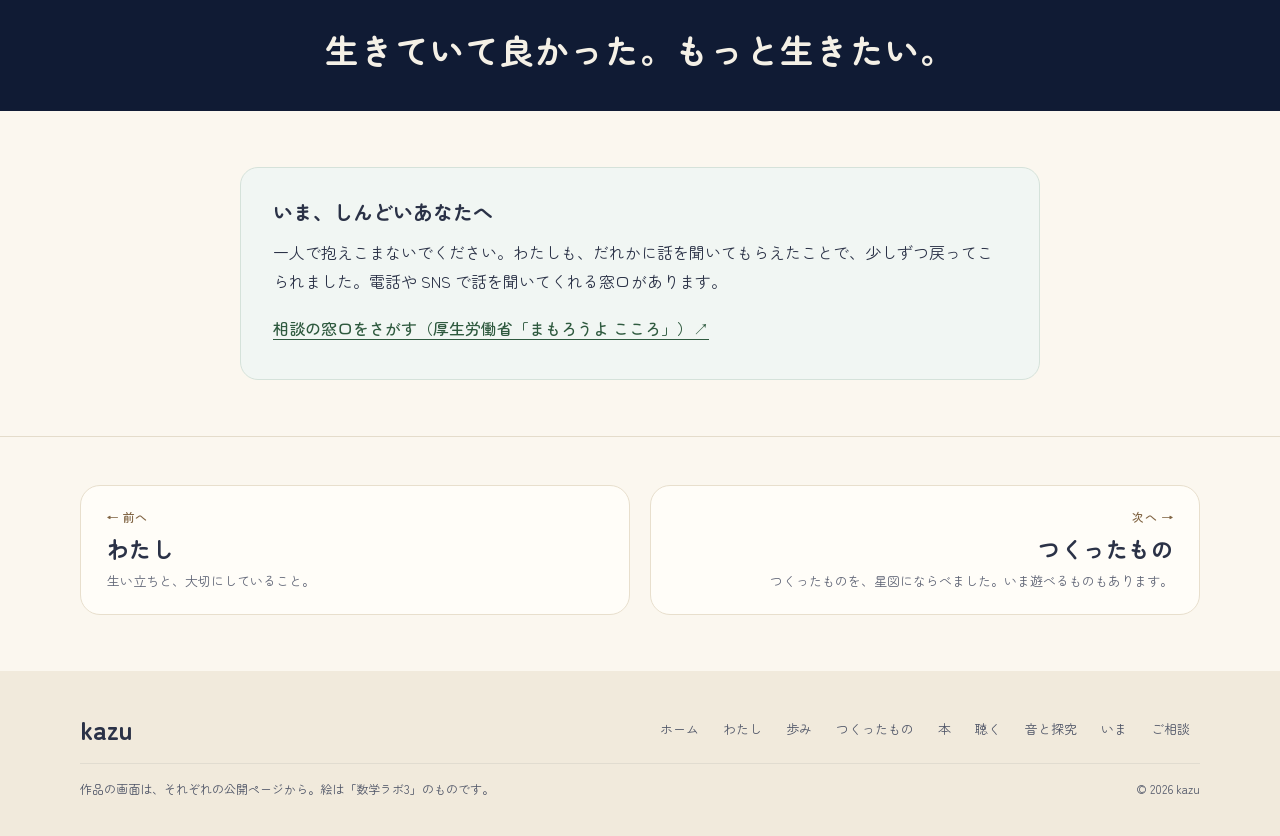
<file: journey.html>
<!doctype html>
<html lang="ja">
<head>
<meta charset="utf-8">
<meta name="viewport" content="width=device-width, initial-scale=1">
<title>歩み — kazu</title>
<meta name="description" content="島の学校に移った2021年ごろから、いままで。">
<meta property="og:title" content="歩み — kazu">
<meta property="og:description" content="島の学校に移った2021年ごろから、いままで。">
<meta property="og:type" content="profile">
<meta name="theme-color" content="#fbf7ef">
<link rel="preconnect" href="https://fonts.googleapis.com">
<link rel="preconnect" href="https://fonts.gstatic.com" crossorigin>
<link rel="stylesheet" href="https://fonts.googleapis.com/css2?family=Zen+Maru+Gothic:wght@400;500;700&display=swap">
<link rel="stylesheet" href="style.css">
<script src="script.js" defer></script>
</head>
<body data-page="journey">
<a class="skip" href="#main">本文へ移動</a>
<header class="topbar">
  <div class="wrap topbar__in">
    <a class="topbar__name" href="index.html">kazu</a>
    <nav class="topbar__nav" aria-label="ページの切りかえ">
      <a href="about.html">わたし</a>
      <a href="journey.html" aria-current="page">歩み</a>
      <a href="works.html">つくったもの</a>
      <a href="books.html">本</a>
      <a href="listen.html">聴く</a>
      <a href="charge.html">音と探究</a>
      <a href="now.html">いま</a>
      <a class="topbar__ask" href="request.html">ご相談</a>
    </nav>
  </div>
</header>

<main id="main">
<section class="hero hero--page hero--day" aria-labelledby="page-title" style="--ax:78%;--ay:55%">
  <div class="hero__art" aria-hidden="true"><img src="assets/dawn.jpg" alt="" width="1672" height="941"></div>
  <div class="wrap hero__in">
    <p class="kicker">JOURNEY</p>
    <h1 class="hero__name hero__name--page" id="page-title">教員としての道のり</h1>
    <p class="hero__lead">教員一年目から、いままで。つまずいて、ほどけて、もう一度はじめる。その往復が、いまの道具や物語の材料になっています。</p>
  </div>
</section>

<section class="sec sec--dusk journey" id="journey" aria-label="歩んできた道">
  <div class="wrap narrow">
    <ol class="journey__list">
      <li class="journey__item journey__item--hard"><span class="journey__when">教員1年目</span><h3 class="journey__title">なにひとつ、うまくいかない</h3><p>生徒指導がとても難しい学校に配属されました。どうすればいいかわからないまま、時間だけが過ぎていきました。授業を聞いてくれる生徒は、いませんでした。学級は崩れました。部活では、わたしの顔を見ると、生徒が向きを変えて立ち去りました。指導教官からは「あなたは教員に向いていない。ほかの道もあるよ」と言われました。</p></li>
      <li class="journey__item journey__item--hard"><span class="journey__when">そのころ</span><h3 class="journey__title">うつと診断される</h3><p>心も体も動かなくなり、うつと診断されました。いつ死ぬか、ということだけを考えていた時期もあります。</p></li>
      <li class="journey__item"><span class="journey__when">2021年〜</span><h3 class="journey__title">島の学校へ</h3><p>校長先生のすすめと、自分の希望で、島の学校へ。最初から楽ではなく、うまくいかないこともありました。</p></li>
      <li class="journey__item"><span class="journey__when">島で</span><h3 class="journey__title">音楽が、居場所になる</h3><p>みんなの前で演奏して、ほめてもらえました。音楽を活かして、と、いろいろ頼んでくれる先輩もいました。小学3年のリコーダーから続けてきた音楽が、はじめて職場での居場所になりました。</p></li>
      <li class="journey__item"><span class="journey__when">島で</span><h3 class="journey__title">音楽を、届けたいものにする</h3><p>音楽を、作ったり、演奏したりして、相手に届けたい。それで、だれかに感動を与えたい。そう思うようになりました。音楽は「自分の電池」であるだけでなく、「人に届けるもの」にもなっていきました。</p></li>
      <li class="journey__item"><span class="journey__when">島で</span><h3 class="journey__title">自分の授業をつくる</h3><p>はじめは、うまい先生の授業をまねしていました。そこから、自分で考えたものを出したとき、とてもいい反応が返ってきました。クラスでバンドをしたのも、このころです。</p></li>
      <li class="journey__item"><span class="journey__when">島で</span><h3 class="journey__title">「全部自分で作る」から離れる</h3><p>先輩たちのやり方を受け取ると、楽になり、うまくいくことを知りました。「もっと作る」より「作ったものを活かす」。いまの考え方の入口です。</p></li>
      <li class="journey__item"><span class="journey__when">島を出て</span><h3 class="journey__title">小さな学校で、自信を取りもどす</h3><p>小学生もいる、小規模の小中一貫校へ。「寄り添う授業」が、少しずつはまってきました。</p></li>
      <li class="journey__item"><span class="journey__when">その後</span><h3 class="journey__title">中高一貫校へ</h3><p>声をかけてもらい、希望して異動。40人の学級で、自分のスタイルが固まっていきました。音楽や動画の編集が、仕事の中でも活きるようになりました。</p></li>
      <li class="journey__item"><span class="journey__when">2023年 9月</span><h3 class="journey__title">作曲の動画を、投稿しはじめる</h3><p>「だれでも楽しくDTMができるチャンネル」を目指して、パソコンでの作曲を、わかりやすく解説する動画を投稿しはじめました。</p></li>
      <li class="journey__item"><span class="journey__when">2024年 11月</span><h3 class="journey__title">はじめての数学のページ</h3><p>正の数・負の数の問題を、初級・中級・上級からえらんで解く小さなページ。ここが「つくる」の入口になりました。</p></li>
      <li class="journey__item"><span class="journey__when">2025年 8月</span><h3 class="journey__title">別の名前で、本を書きはじめる</h3><p>Kindle で、別の名前の本を書きはじめました。人間関係や気持ちの悩みに寄りそう「心ラクシリーズ」を、一冊ずつ。いまは58冊です。</p></li>
      <li class="journey__item"><span class="journey__when">2026年 春</span><h3 class="journey__title">AI と組んでつくりはじめる</h3><p>AI と組んでつくるようになり、「こうだったらいいのに」を、すぐに試せるようになりました。小さな道具が、ひとつずつ増えていきました。</p></li>
      <li class="journey__item"><span class="journey__when">2026年 秋</span><h3 class="journey__title">生徒に、見せてみる</h3><p>数式で戦うゲームを見せたら、生徒に「先生、何者ですか？」と聞かれました。うれしかった。</p></li>
      <li class="journey__item"><span class="journey__when">2026年 10月</span><h3 class="journey__title">音楽を、人に渡せる形にする</h3><p>曲を入れると、AI がバイオリンのパートを書き足す「AIバイオリニスト」を公開しました。曲づくりで困っている人に、渡したくて。</p></li>
      <li class="journey__item"><span class="journey__when">2026年 10月中旬</span><h3 class="journey__title">小学生にも、とどけたくなる</h3><p>中学生向けにつくってきた道具を、小1〜小6にも広げはじめました。算数をとくと森のくらしが育つ「すうがくの森」は、その最初の一歩です。</p></li>
    </ol>
  </div>
</section>

<section class="motto" aria-label="ことば">
  <div class="wrap narrow">
    <p class="motto__from">いまは、自信を持って言えます。</p>
    <blockquote class="motto__text"><span class="ph">生きていて良かった。</span><span class="ph">もっと生きたい。</span></blockquote>
  </div>
</section>

<section class="sec care" aria-labelledby="care-title">
  <div class="wrap narrow">
    <div class="care__box">
      <h2 class="care__title" id="care-title">いま、しんどいあなたへ</h2>
      <p>一人で抱えこまないでください。わたしも、だれかに話を聞いてもらえたことで、少しずつ戻ってこられました。電話や SNS で話を聞いてくれる窓口があります。</p>
      <p class="care__link"><a href="https://www.mhlw.go.jp/mamorouyokokoro/" target="_blank" rel="noopener">相談の窓口をさがす（厚生労働省「まもろうよ こころ」）<span aria-hidden="true"> ↗</span></a></p>
    </div>
  </div>
</section>

<nav class="pager" aria-label="ほかのページへ">
  <div class="wrap pager__in">
    <a class="pager__link pager__link--prev" href="about.html" rel="prev"><span class="pager__dir">← 前へ</span><span class="pager__label">わたし</span><span class="pager__blurb">生い立ちと、大切にしていること。</span></a>
    <a class="pager__link pager__link--next" href="works.html" rel="next"><span class="pager__dir">次へ →</span><span class="pager__label">つくったもの</span><span class="pager__blurb">つくったものを、星図にならべました。いま遊べるものもあります。</span></a>
  </div>
</nav>
</main>

<footer class="foot">
  <div class="wrap foot__in">
    <div class="foot__row">
      <p class="foot__name">kazu</p>
      <nav class="foot__nav" aria-label="ページの一覧">
        <a href="index.html">ホーム</a><a href="about.html">わたし</a><a href="journey.html">歩み</a><a href="works.html">つくったもの</a><a href="books.html">本</a><a href="listen.html">聴く</a><a href="charge.html">音と探究</a><a href="now.html">いま</a><a href="request.html">ご相談</a>
      </nav>
    </div>
    <div class="foot__row foot__row--sub">
      <p class="foot__note">作品の画面は、それぞれの公開ページから。絵は「数学ラボ3」のものです。</p>
      <p class="foot__copy">© 2026 kazu</p>
    </div>
  </div>
</footer>
</body>
</html>
</file>
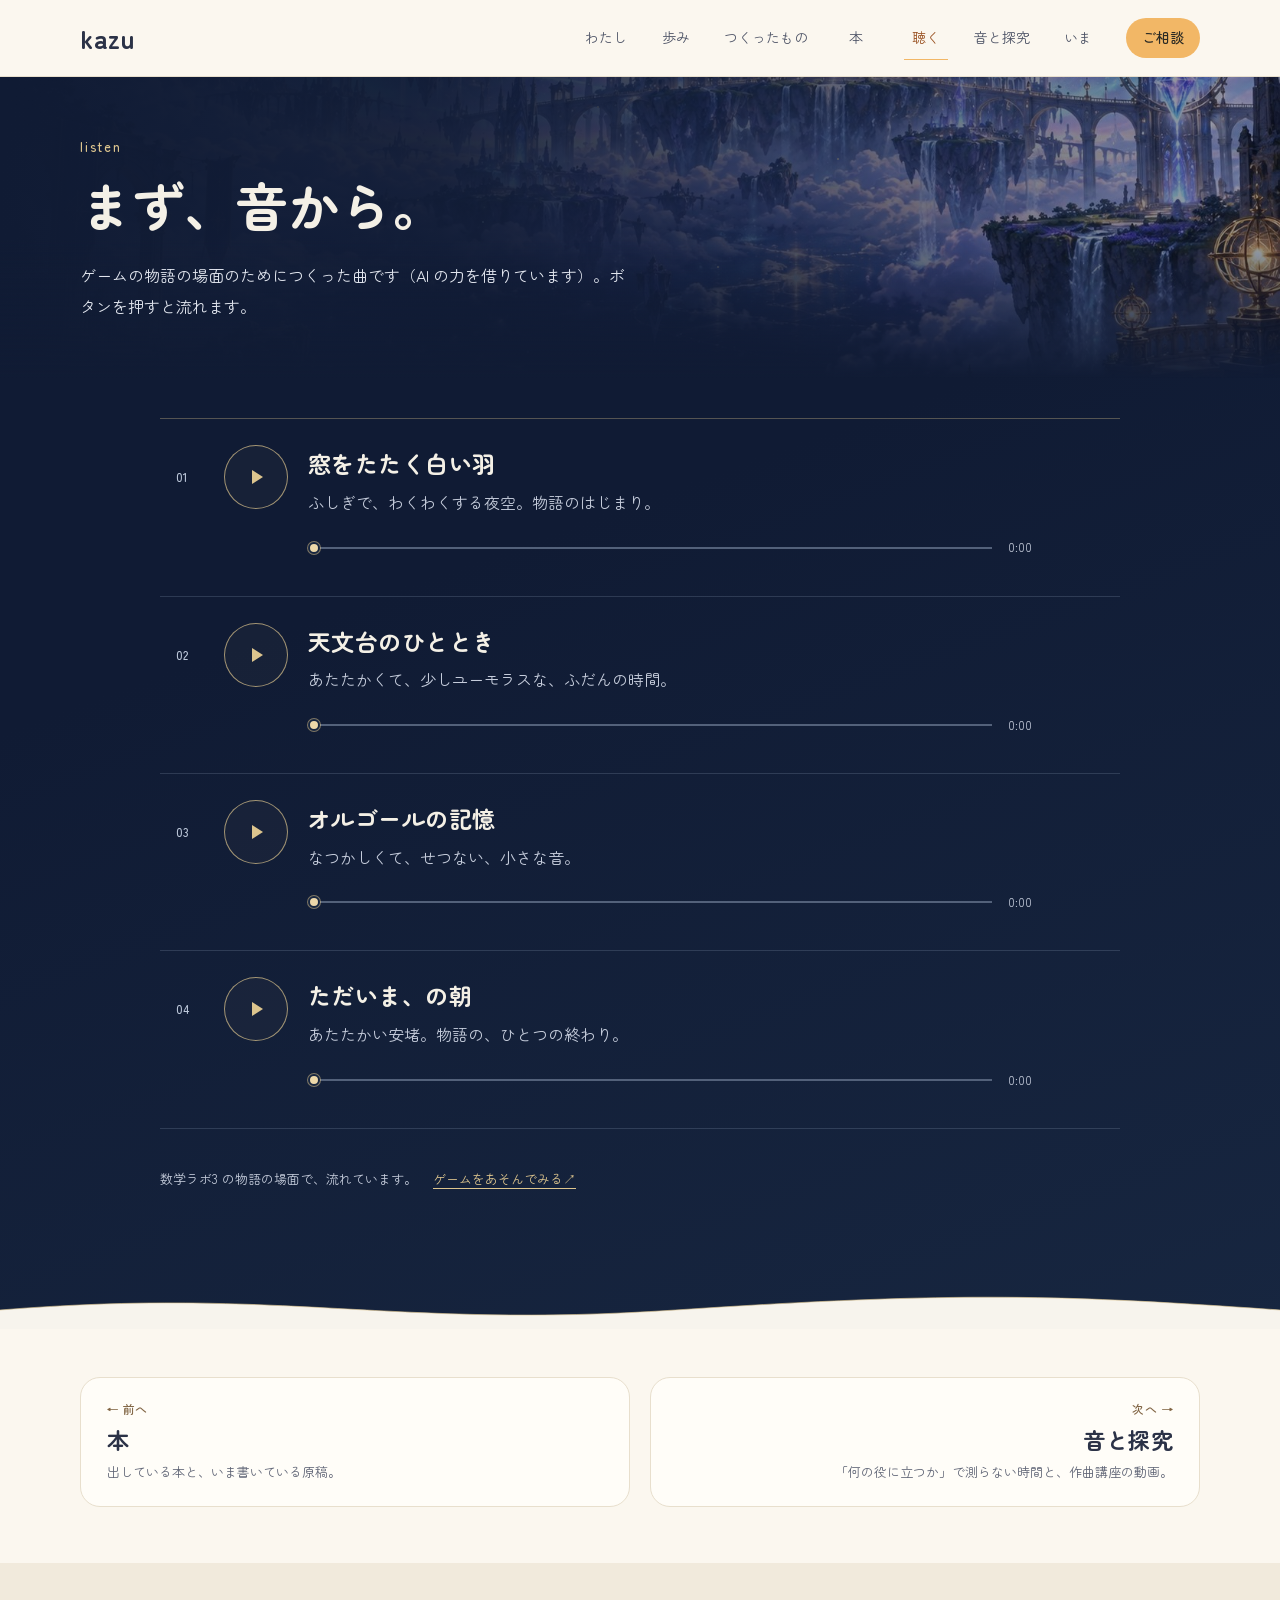
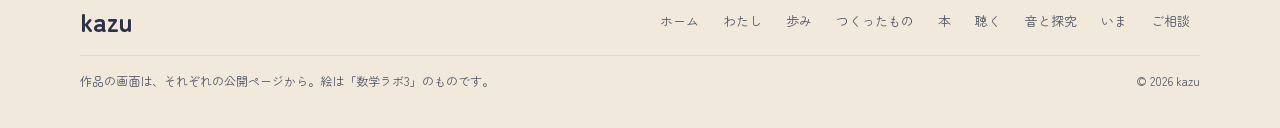
<file: listen.html>
<!doctype html>
<html lang="ja">
<head>
<meta charset="utf-8">
<meta name="viewport" content="width=device-width, initial-scale=1">
<title>聴く — kazu</title>
<meta name="description" content="物語の場面のためにつくった曲を、4つ。ボタンを押すと流れます。">
<meta property="og:title" content="聴く — kazu">
<meta property="og:description" content="物語の場面のためにつくった曲を、4つ。ボタンを押すと流れます。">
<meta property="og:type" content="profile">
<meta name="theme-color" content="#fbf7ef">
<link rel="preconnect" href="https://fonts.googleapis.com">
<link rel="preconnect" href="https://fonts.gstatic.com" crossorigin>
<link rel="stylesheet" href="https://fonts.googleapis.com/css2?family=Zen+Maru+Gothic:wght@400;500;700&display=swap">
<link rel="stylesheet" href="style.css">
<script src="script.js" defer></script>
</head>
<body data-page="listen">
<a class="skip" href="#main">本文へ移動</a>
<header class="topbar">
  <div class="wrap topbar__in">
    <a class="topbar__name" href="index.html">kazu</a>
    <nav class="topbar__nav" aria-label="ページの切りかえ">
      <a href="about.html">わたし</a>
      <a href="journey.html">歩み</a>
      <a href="works.html">つくったもの</a>
      <a href="books.html">本</a>
      <a href="listen.html" aria-current="page">聴く</a>
      <a href="charge.html">音と探究</a>
      <a href="now.html">いま</a>
      <a class="topbar__ask" href="request.html">ご相談</a>
    </nav>
  </div>
</header>

<main id="main">
<section class="hero hero--page" aria-labelledby="page-title" style="--ax:30%;--ay:62%">
  <div class="hero__art" aria-hidden="true"><img src="assets/night.jpg" alt="" width="1672" height="941"></div>
  <div class="wrap hero__in">
    <p class="kicker">LISTEN</p>
    <h1 class="hero__name hero__name--page" id="page-title">まず、音から。</h1>
    <p class="hero__lead">ゲームの物語の場面のためにつくった曲です（AI の力を借りています）。ボタンを押すと流れます。</p>
  </div>
</section>

<section class="sec sec--night listen" id="listen" aria-label="まず、音から。">
  <div class="wrap">
    
    <ol class="tracks">
      <li class="track" data-track>
        <span class="track__no" aria-hidden="true">01</span>
        <div class="track__body">
          <h3 class="track__title">窓をたたく白い羽</h3>
          <p class="track__note">ふしぎで、わくわくする夜空。物語のはじまり。</p>
          <audio class="track__audio" controls preload="none" src="https://dora9991.github.io/math-labo-third/bgm/story_prologue.m4a">この端末では音を再生できません。</audio>
        </div>
      </li>
      <li class="track" data-track>
        <span class="track__no" aria-hidden="true">02</span>
        <div class="track__body">
          <h3 class="track__title">天文台のひととき</h3>
          <p class="track__note">あたたかくて、少しユーモラスな、ふだんの時間。</p>
          <audio class="track__audio" controls preload="none" src="https://dora9991.github.io/math-labo-third/bgm/story_daily.m4a">この端末では音を再生できません。</audio>
        </div>
      </li>
      <li class="track" data-track>
        <span class="track__no" aria-hidden="true">03</span>
        <div class="track__body">
          <h3 class="track__title">オルゴールの記憶</h3>
          <p class="track__note">なつかしくて、せつない、小さな音。</p>
          <audio class="track__audio" controls preload="none" src="https://dora9991.github.io/math-labo-third/bgm/story_memory.m4a">この端末では音を再生できません。</audio>
        </div>
      </li>
      <li class="track" data-track>
        <span class="track__no" aria-hidden="true">04</span>
        <div class="track__body">
          <h3 class="track__title">ただいま、の朝</h3>
          <p class="track__note">あたたかい安堵。物語の、ひとつの終わり。</p>
          <audio class="track__audio" controls preload="none" src="https://dora9991.github.io/math-labo-third/bgm/story_epilogue_g1.m4a">この端末では音を再生できません。</audio>
        </div>
      </li>
    </ol>
    <p class="listen__from">数学ラボ3 の物語の場面で、流れています。 <a class="listen__game" href="https://dora9991.github.io/math-labo-third/" target="_blank" rel="noopener">ゲームをあそんでみる<span aria-hidden="true"> ↗</span></a></p>
  </div>
</section>

<nav class="pager" aria-label="ほかのページへ">
  <div class="wrap pager__in">
    <a class="pager__link pager__link--prev" href="books.html" rel="prev"><span class="pager__dir">← 前へ</span><span class="pager__label">本</span><span class="pager__blurb">出している本と、いま書いている原稿。</span></a>
    <a class="pager__link pager__link--next" href="charge.html" rel="next"><span class="pager__dir">次へ →</span><span class="pager__label">音と探究</span><span class="pager__blurb">「何の役に立つか」で測らない時間と、作曲講座の動画。</span></a>
  </div>
</nav>
</main>

<footer class="foot">
  <div class="wrap foot__in">
    <div class="foot__row">
      <p class="foot__name">kazu</p>
      <nav class="foot__nav" aria-label="ページの一覧">
        <a href="index.html">ホーム</a><a href="about.html">わたし</a><a href="journey.html">歩み</a><a href="works.html">つくったもの</a><a href="books.html">本</a><a href="listen.html">聴く</a><a href="charge.html">音と探究</a><a href="now.html">いま</a><a href="request.html">ご相談</a>
      </nav>
    </div>
    <div class="foot__row foot__row--sub">
      <p class="foot__note">作品の画面は、それぞれの公開ページから。絵は「数学ラボ3」のものです。</p>
      <p class="foot__copy">© 2026 kazu</p>
    </div>
  </div>
</footer>
</body>
</html>
</file>
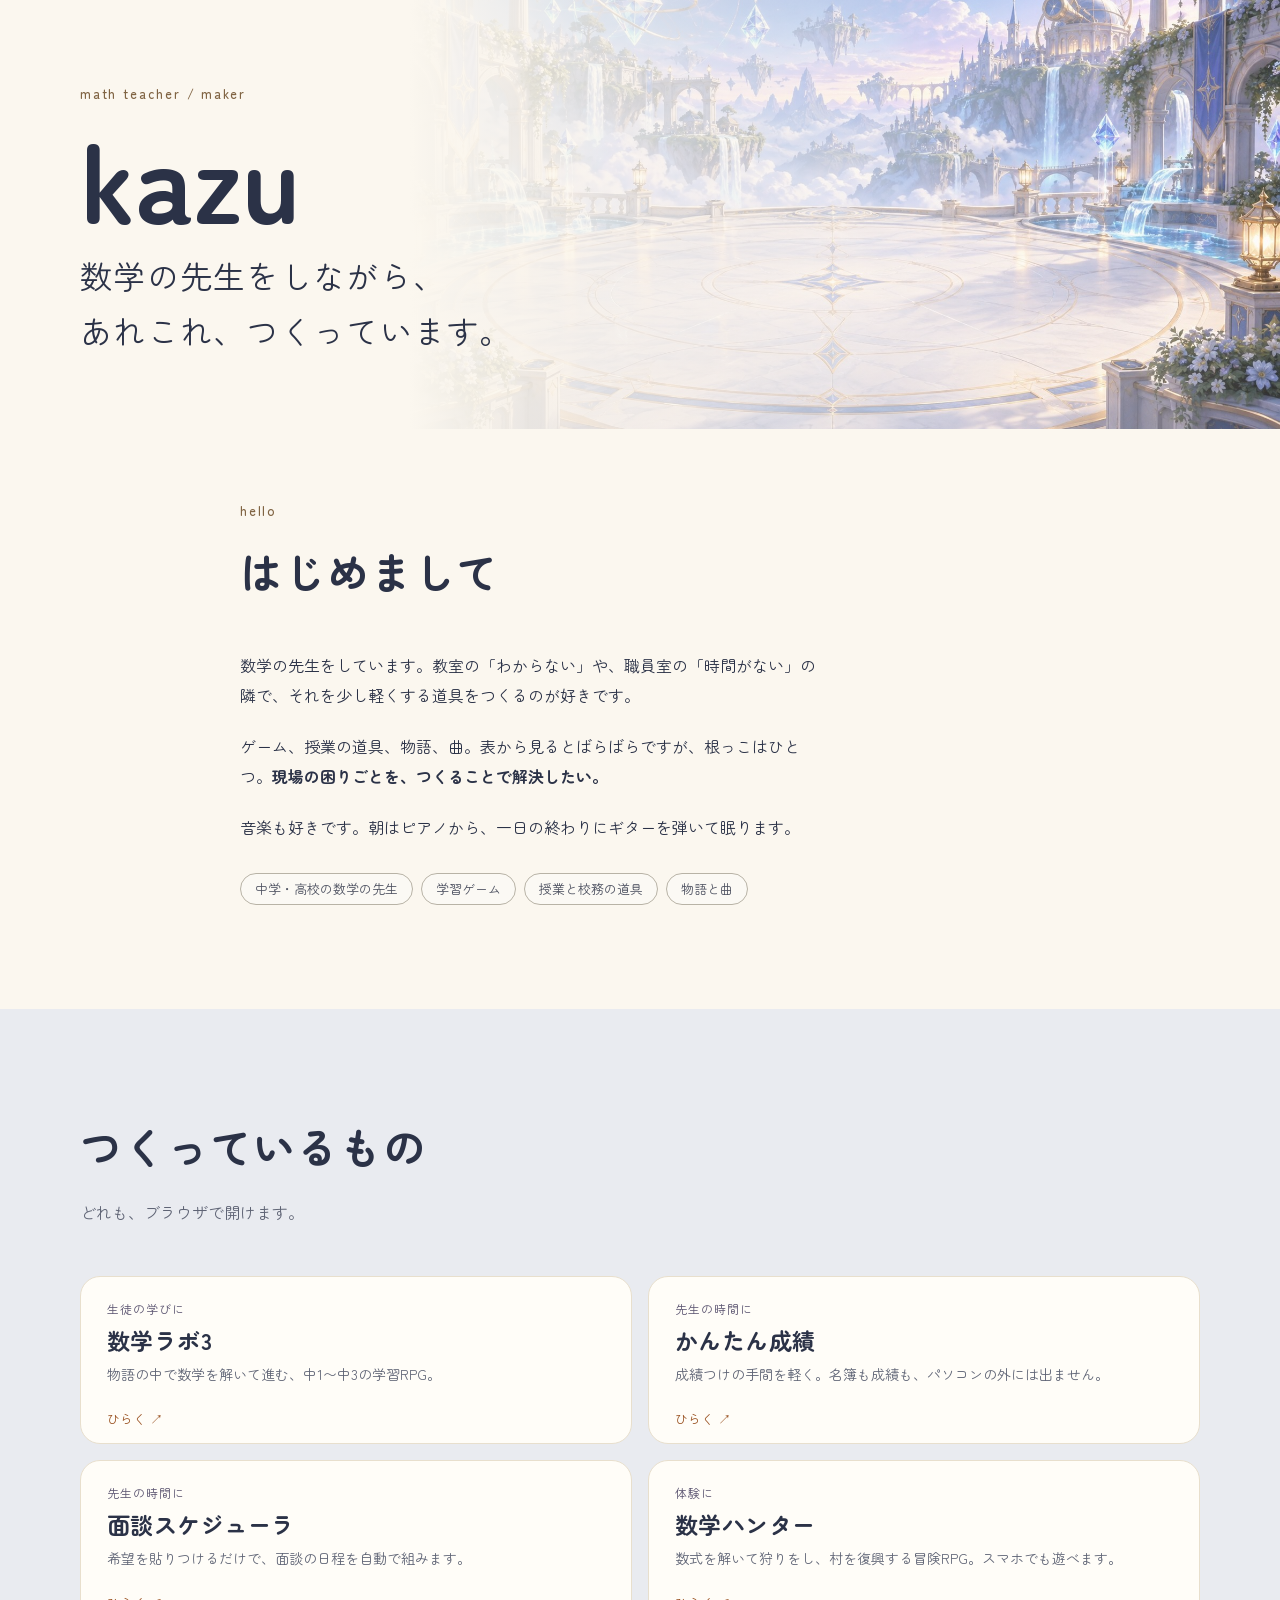
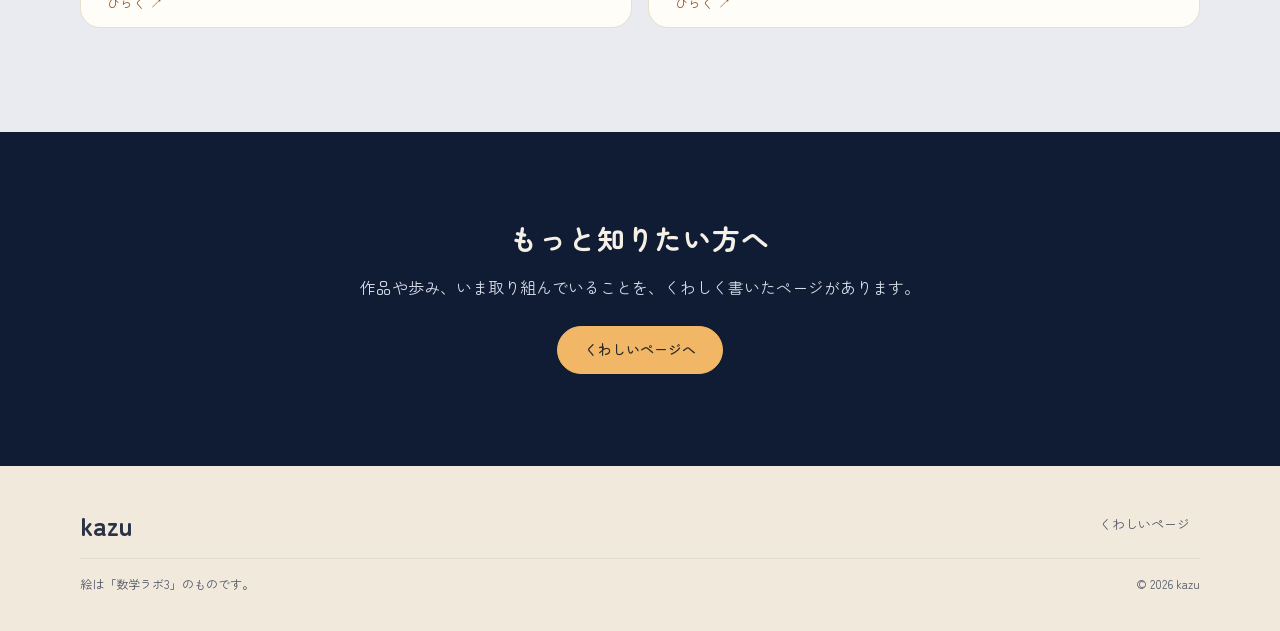
<file: me.html>
<!doctype html>
<html lang="ja">
<head>
<meta charset="utf-8">
<meta name="viewport" content="width=device-width, initial-scale=1">
<title>はじめまして — kazu</title>
<meta name="description" content="数学の先生をしながら、学習ゲームや授業の道具、物語や曲をつくっている kazu の自己紹介です。">
<meta property="og:title" content="はじめまして — kazu">
<meta property="og:description" content="数学の先生をしながら、学習ゲームや授業の道具、物語や曲をつくっている kazu の自己紹介です。">
<meta property="og:type" content="profile">
<meta name="theme-color" content="#fbf7ef">
<meta name="robots" content="noindex,follow">
<meta property="og:url" content="https://dora9991.github.io/kazu-page/me.html">
<meta property="og:image" content="https://dora9991.github.io/kazu-page/assets/og.jpg">
<meta property="og:image:width" content="1200">
<meta property="og:image:height" content="630">
<meta name="twitter:card" content="summary_large_image">
<link rel="preconnect" href="https://fonts.googleapis.com">
<link rel="preconnect" href="https://fonts.gstatic.com" crossorigin>
<link rel="stylesheet" href="https://fonts.googleapis.com/css2?family=Zen+Maru+Gothic:wght@400;500;700&display=swap">
<link rel="stylesheet" href="style.css">
</head>
<body data-page="me">
<a class="skip" href="#main">本文へ移動</a>

<main id="main">
<section class="hero hero--page hero--me hero--day" aria-labelledby="page-title">
  <div class="hero__art" aria-hidden="true"><img src="assets/dawn.jpg" alt="" width="1672" height="941"></div>
  <div class="wrap hero__in">
    <p class="kicker">math teacher / maker</p>
    <h1 class="hero__name" id="page-title">kazu</h1>
    <p class="hero__statement"><span class="ph">数学の先生をしながら、</span><span class="ph">あれこれ、つくっています。</span></p>
  </div>
</section>

<section class="sec sec--paper me-about" aria-labelledby="me-about-title">
  <div class="wrap narrow">
    <header class="sec-head">
      <p class="kicker">HELLO</p>
      <h2 class="sec-title" id="me-about-title">はじめまして</h2>
    </header>
    <div class="prose"><p>数学の先生をしています。教室の「わからない」や、職員室の「時間がない」の隣で、それを少し軽くする道具をつくるのが好きです。</p>
      <p>ゲーム、授業の道具、物語、曲。表から見るとばらばらですが、根っこはひとつ。<strong>現場の困りごとを、つくることで解決したい。</strong></p>
      <p>音楽も好きです。朝はピアノから、一日の終わりにギターを弾いて眠ります。</p></div>
    <ul class="me-chips" aria-label="ひとことで"><li>中学・高校の数学の先生</li><li>学習ゲーム</li><li>授業と校務の道具</li><li>物語と曲</li></ul>
  </div>
</section>

<section class="sec sec--dusk me-picks" aria-labelledby="me-picks-title">
  <div class="wrap">
    <header class="sec-head">
      <h2 class="sec-title" id="me-picks-title">つくっているもの</h2>
      <p class="sec-lead">どれも、ブラウザで開けます。</p>
    </header>
    <ul class="me-picks__list">
      <li><a class="me-card" href="https://dora9991.github.io/math-labo-third/" target="_blank" rel="noopener"><span class="me-card__for">生徒の学びに</span><span class="me-card__title">数学ラボ3</span><span class="me-card__line">物語の中で数学を解いて進む、中1〜中3の学習RPG。</span><span class="me-card__go" aria-hidden="true">ひらく ↗</span></a></li>
      <li><a class="me-card" href="https://dora9991.github.io/kantan-seiseki/" target="_blank" rel="noopener"><span class="me-card__for">先生の時間に</span><span class="me-card__title">かんたん成績</span><span class="me-card__line">成績つけの手間を軽く。名簿も成績も、パソコンの外には出ません。</span><span class="me-card__go" aria-hidden="true">ひらく ↗</span></a></li>
      <li><a class="me-card" href="https://dora9991.github.io/mendan-scheduler/" target="_blank" rel="noopener"><span class="me-card__for">先生の時間に</span><span class="me-card__title">面談スケジューラ</span><span class="me-card__line">希望を貼りつけるだけで、面談の日程を自動で組みます。</span><span class="me-card__go" aria-hidden="true">ひらく ↗</span></a></li>
      <li><a class="me-card" href="https://dora9991.github.io/math-hunter/" target="_blank" rel="noopener"><span class="me-card__for">体験に</span><span class="me-card__title">数学ハンター</span><span class="me-card__line">数式を解いて狩りをし、村を復興する冒険RPG。スマホでも遊べます。</span><span class="me-card__go" aria-hidden="true">ひらく ↗</span></a></li>
    </ul>
  </div>
</section>

<section class="sec sec--night me-next" aria-labelledby="me-next-title">
  <div class="wrap narrow">
    <div class="me-next__block">
      <h2 class="me-next__title" id="me-next-title">もっと知りたい方へ</h2>
      <p><span class="ph">作品や歩み、</span><span class="ph">いま取り組んでいることを、</span><span class="ph">くわしく書いたページがあります。</span></p>
      <p class="me-next__cta"><a class="btn btn--primary" href="index.html">くわしいページへ</a></p>
    </div>
  </div>
</section>
</main>

<footer class="foot">
  <div class="wrap foot__in">
    <div class="foot__row">
      <p class="foot__name">kazu</p>
      <nav class="foot__nav" aria-label="くわしいページ"><a href="index.html">くわしいページ</a></nav>
    </div>
    <div class="foot__row foot__row--sub">
      <p class="foot__note">絵は「数学ラボ3」のものです。</p>
      <p class="foot__copy">© 2026 kazu</p>
    </div>
  </div>
</footer>
</body>
</html>
</file>
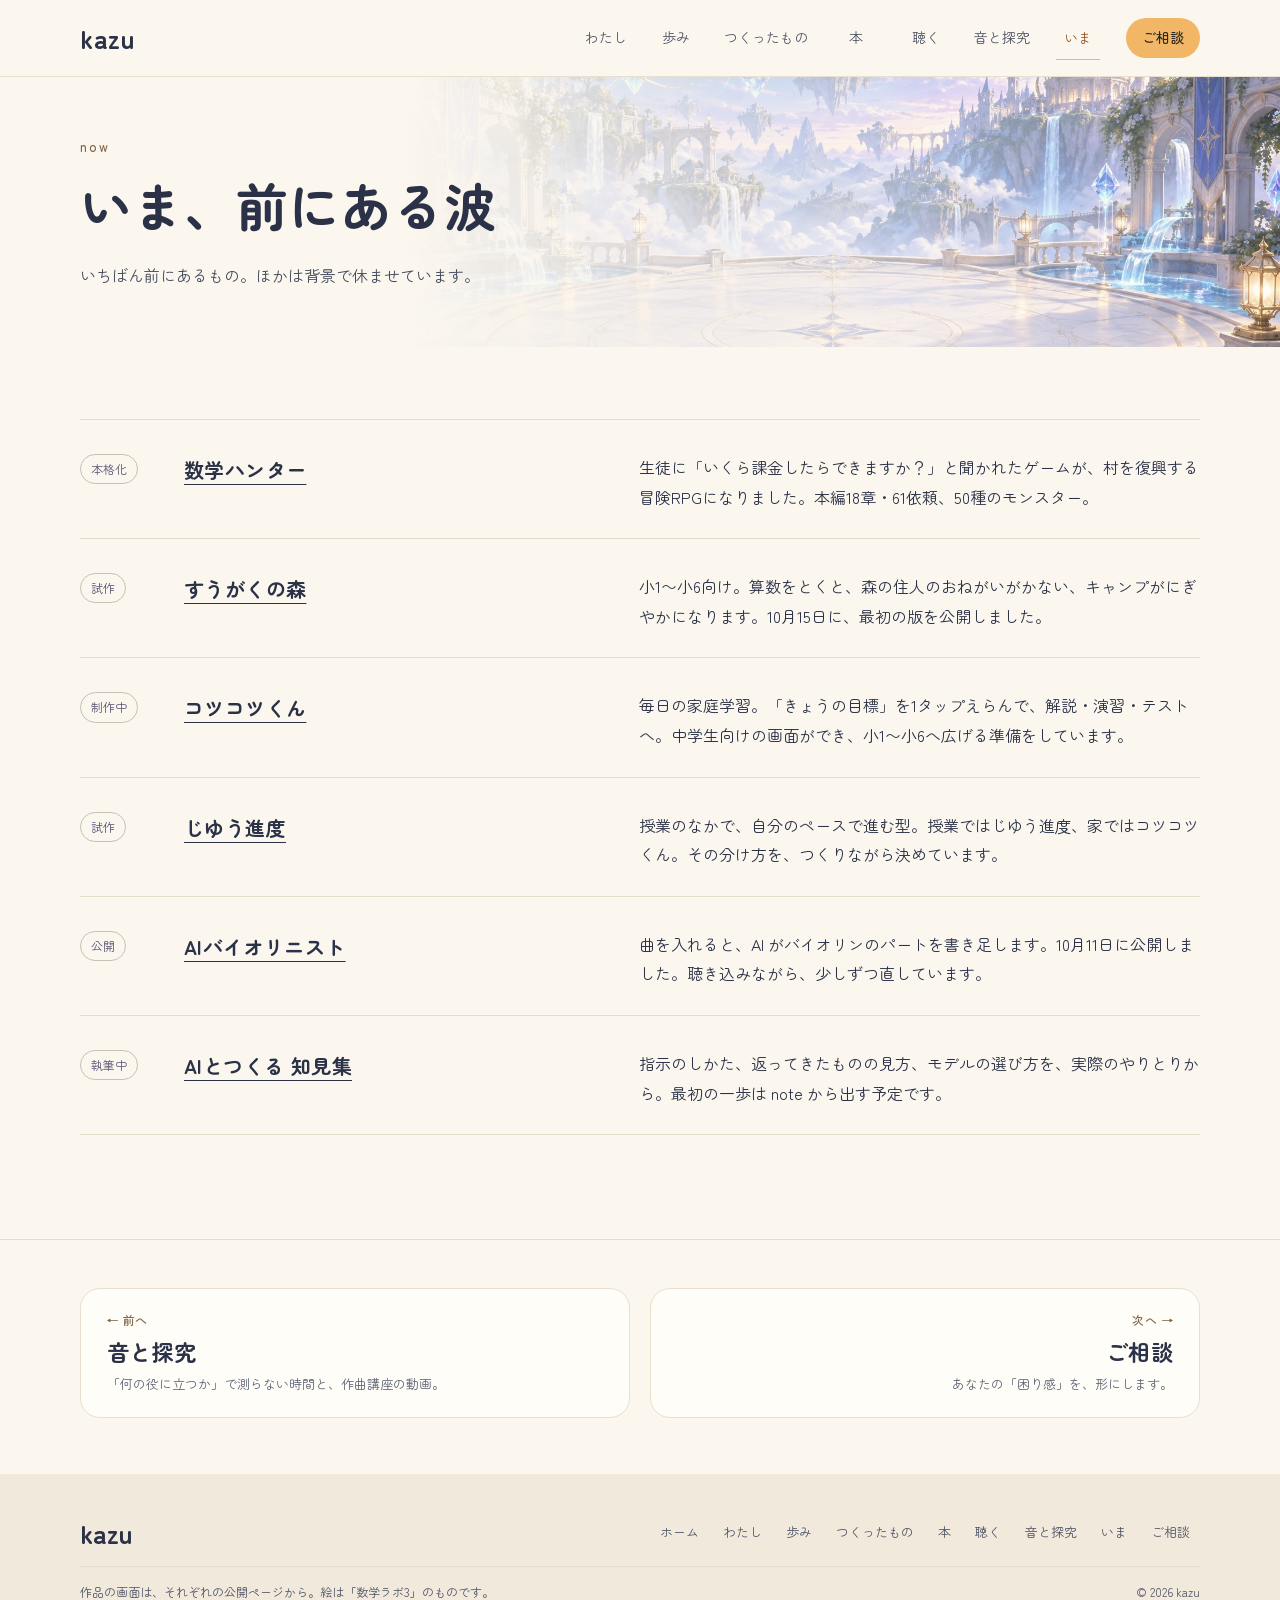
<file: now.html>
<!doctype html>
<html lang="ja">
<head>
<meta charset="utf-8">
<meta name="viewport" content="width=device-width, initial-scale=1">
<title>いま — kazu</title>
<meta name="description" content="いま、いちばん前にあるもの。">
<meta property="og:title" content="いま — kazu">
<meta property="og:description" content="いま、いちばん前にあるもの。">
<meta property="og:type" content="profile">
<meta name="theme-color" content="#fbf7ef">
<link rel="preconnect" href="https://fonts.googleapis.com">
<link rel="preconnect" href="https://fonts.gstatic.com" crossorigin>
<link rel="stylesheet" href="https://fonts.googleapis.com/css2?family=Zen+Maru+Gothic:wght@400;500;700&display=swap">
<link rel="stylesheet" href="style.css">
<script src="script.js" defer></script>
</head>
<body data-page="now">
<a class="skip" href="#main">本文へ移動</a>
<header class="topbar">
  <div class="wrap topbar__in">
    <a class="topbar__name" href="index.html">kazu</a>
    <nav class="topbar__nav" aria-label="ページの切りかえ">
      <a href="about.html">わたし</a>
      <a href="journey.html">歩み</a>
      <a href="works.html">つくったもの</a>
      <a href="books.html">本</a>
      <a href="listen.html">聴く</a>
      <a href="charge.html">音と探究</a>
      <a href="now.html" aria-current="page">いま</a>
      <a class="topbar__ask" href="request.html">ご相談</a>
    </nav>
  </div>
</header>

<main id="main">
<section class="hero hero--page hero--day" aria-labelledby="page-title" style="--ax:66%;--ay:28%">
  <div class="hero__art" aria-hidden="true"><img src="assets/dawn.jpg" alt="" width="1672" height="941"></div>
  <div class="wrap hero__in">
    <p class="kicker">NOW</p>
    <h1 class="hero__name hero__name--page" id="page-title">いま、前にある波</h1>
    <p class="hero__lead">いちばん前にあるもの。ほかは背景で休ませています。</p>
  </div>
</section>

<section class="sec sec--paper now" id="now" aria-label="いま、前にある波">
  <div class="wrap">
    
    <ol class="now__list">
      <li class="now__item"><span class="tag">本格化</span><h3 class="now__title"><a href="works.html#w-math-hunter">数学ハンター</a></h3><p>生徒に「いくら課金したらできますか？」と聞かれたゲームが、村を復興する冒険RPGになりました。本編18章・61依頼、50種のモンスター。</p></li>
      <li class="now__item"><span class="tag">試作</span><h3 class="now__title"><a href="works.html#w-suugaku-no-mori">すうがくの森</a></h3><p>小1〜小6向け。算数をとくと、森の住人のおねがいがかない、キャンプがにぎやかになります。10月15日に、最初の版を公開しました。</p></li>
      <li class="now__item"><span class="tag">制作中</span><h3 class="now__title"><a href="works.html#w-kotsukotsu">コツコツくん</a></h3><p>毎日の家庭学習。「きょうの目標」を1タップえらんで、解説・演習・テストへ。中学生向けの画面ができ、小1〜小6へ広げる準備をしています。</p></li>
      <li class="now__item"><span class="tag">試作</span><h3 class="now__title"><a href="works.html#w-jiyu-shindo">じゆう進度</a></h3><p>授業のなかで、自分のペースで進む型。授業ではじゆう進度、家ではコツコツくん。その分け方を、つくりながら決めています。</p></li>
      <li class="now__item"><span class="tag">公開</span><h3 class="now__title"><a href="works.html#w-ai-violinist">AIバイオリニスト</a></h3><p>曲を入れると、AI がバイオリンのパートを書き足します。10月11日に公開しました。聴き込みながら、少しずつ直しています。</p></li>
      <li class="now__item"><span class="tag">執筆中</span><h3 class="now__title"><a href="books.html">AIとつくる 知見集</a></h3><p>指示のしかた、返ってきたものの見方、モデルの選び方を、実際のやりとりから。最初の一歩は note から出す予定です。</p></li>
    </ol>
  </div>
</section>

<nav class="pager" aria-label="ほかのページへ">
  <div class="wrap pager__in">
    <a class="pager__link pager__link--prev" href="charge.html" rel="prev"><span class="pager__dir">← 前へ</span><span class="pager__label">音と探究</span><span class="pager__blurb">「何の役に立つか」で測らない時間と、作曲講座の動画。</span></a>
    <a class="pager__link pager__link--next" href="request.html" rel="next"><span class="pager__dir">次へ →</span><span class="pager__label">ご相談</span><span class="pager__blurb">あなたの「困り感」を、形にします。</span></a>
  </div>
</nav>
</main>

<footer class="foot">
  <div class="wrap foot__in">
    <div class="foot__row">
      <p class="foot__name">kazu</p>
      <nav class="foot__nav" aria-label="ページの一覧">
        <a href="index.html">ホーム</a><a href="about.html">わたし</a><a href="journey.html">歩み</a><a href="works.html">つくったもの</a><a href="books.html">本</a><a href="listen.html">聴く</a><a href="charge.html">音と探究</a><a href="now.html">いま</a><a href="request.html">ご相談</a>
      </nav>
    </div>
    <div class="foot__row foot__row--sub">
      <p class="foot__note">作品の画面は、それぞれの公開ページから。絵は「数学ラボ3」のものです。</p>
      <p class="foot__copy">© 2026 kazu</p>
    </div>
  </div>
</footer>
</body>
</html>
</file>
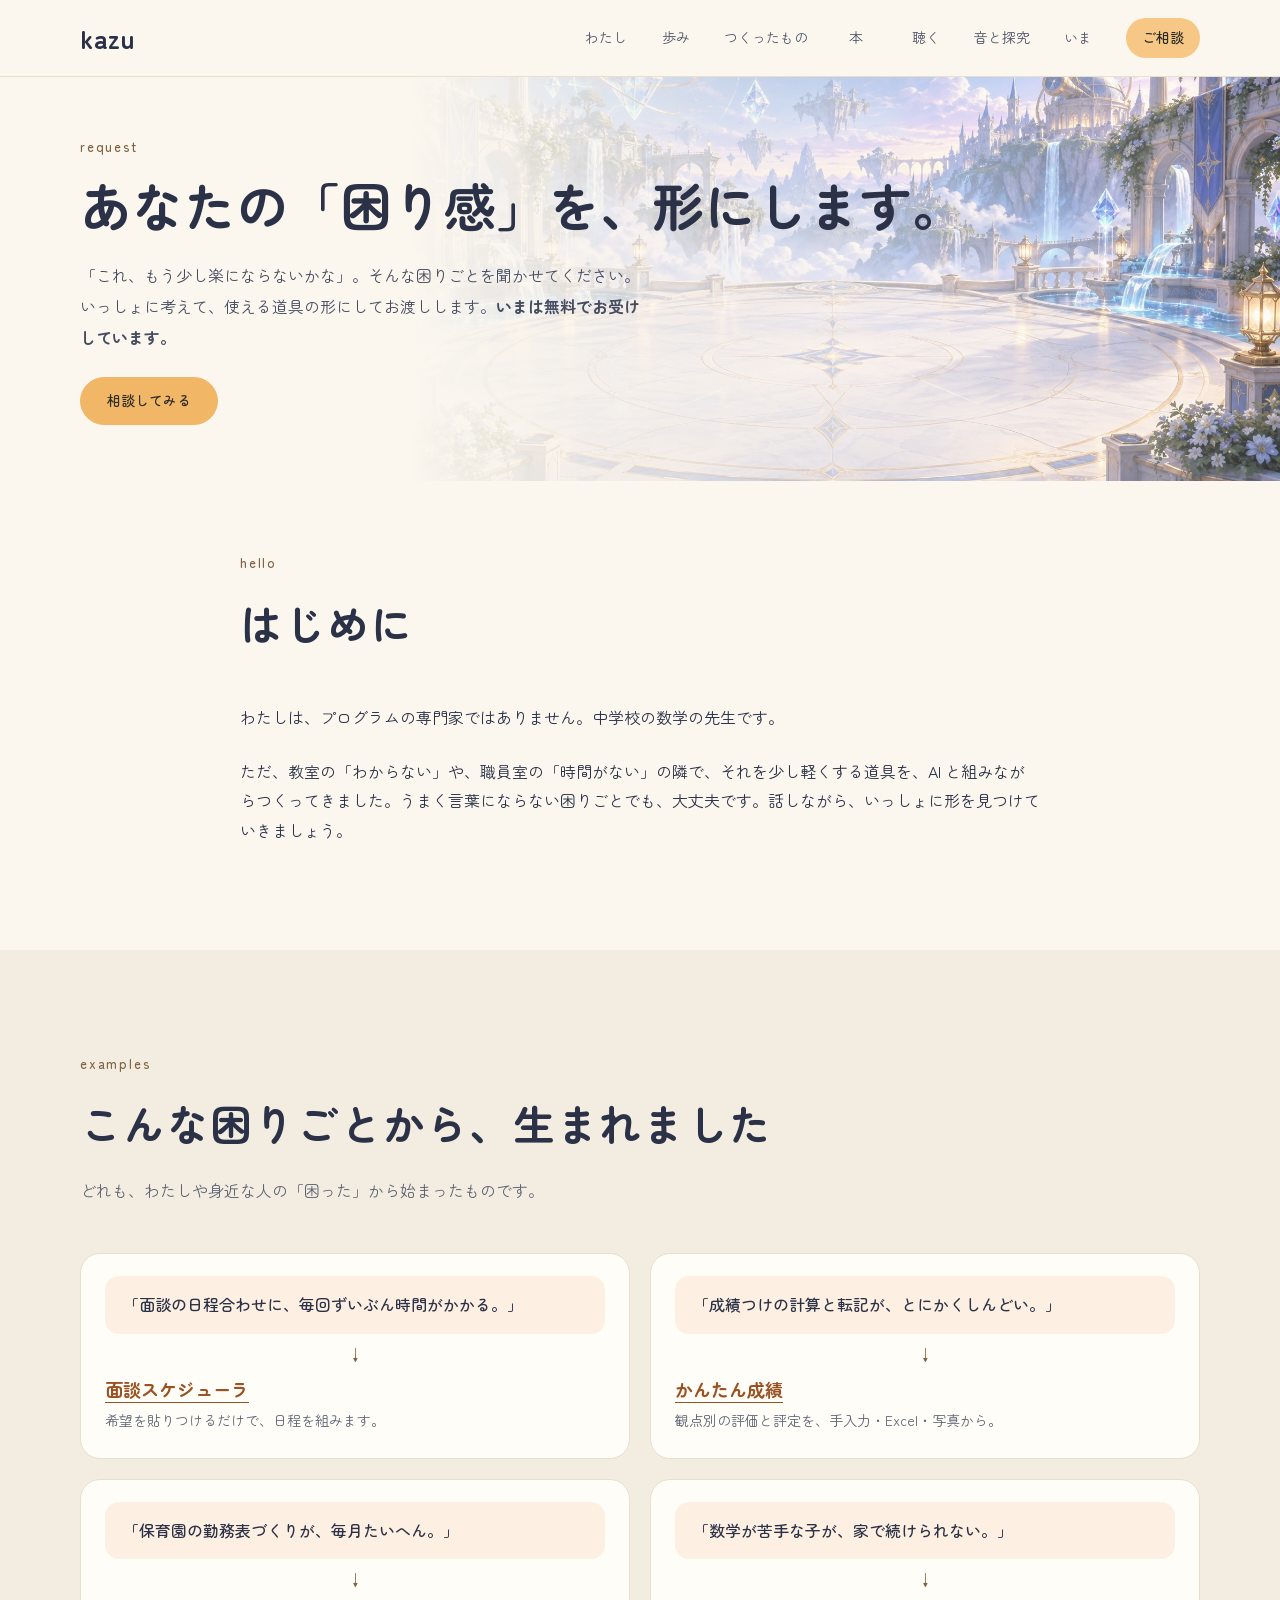
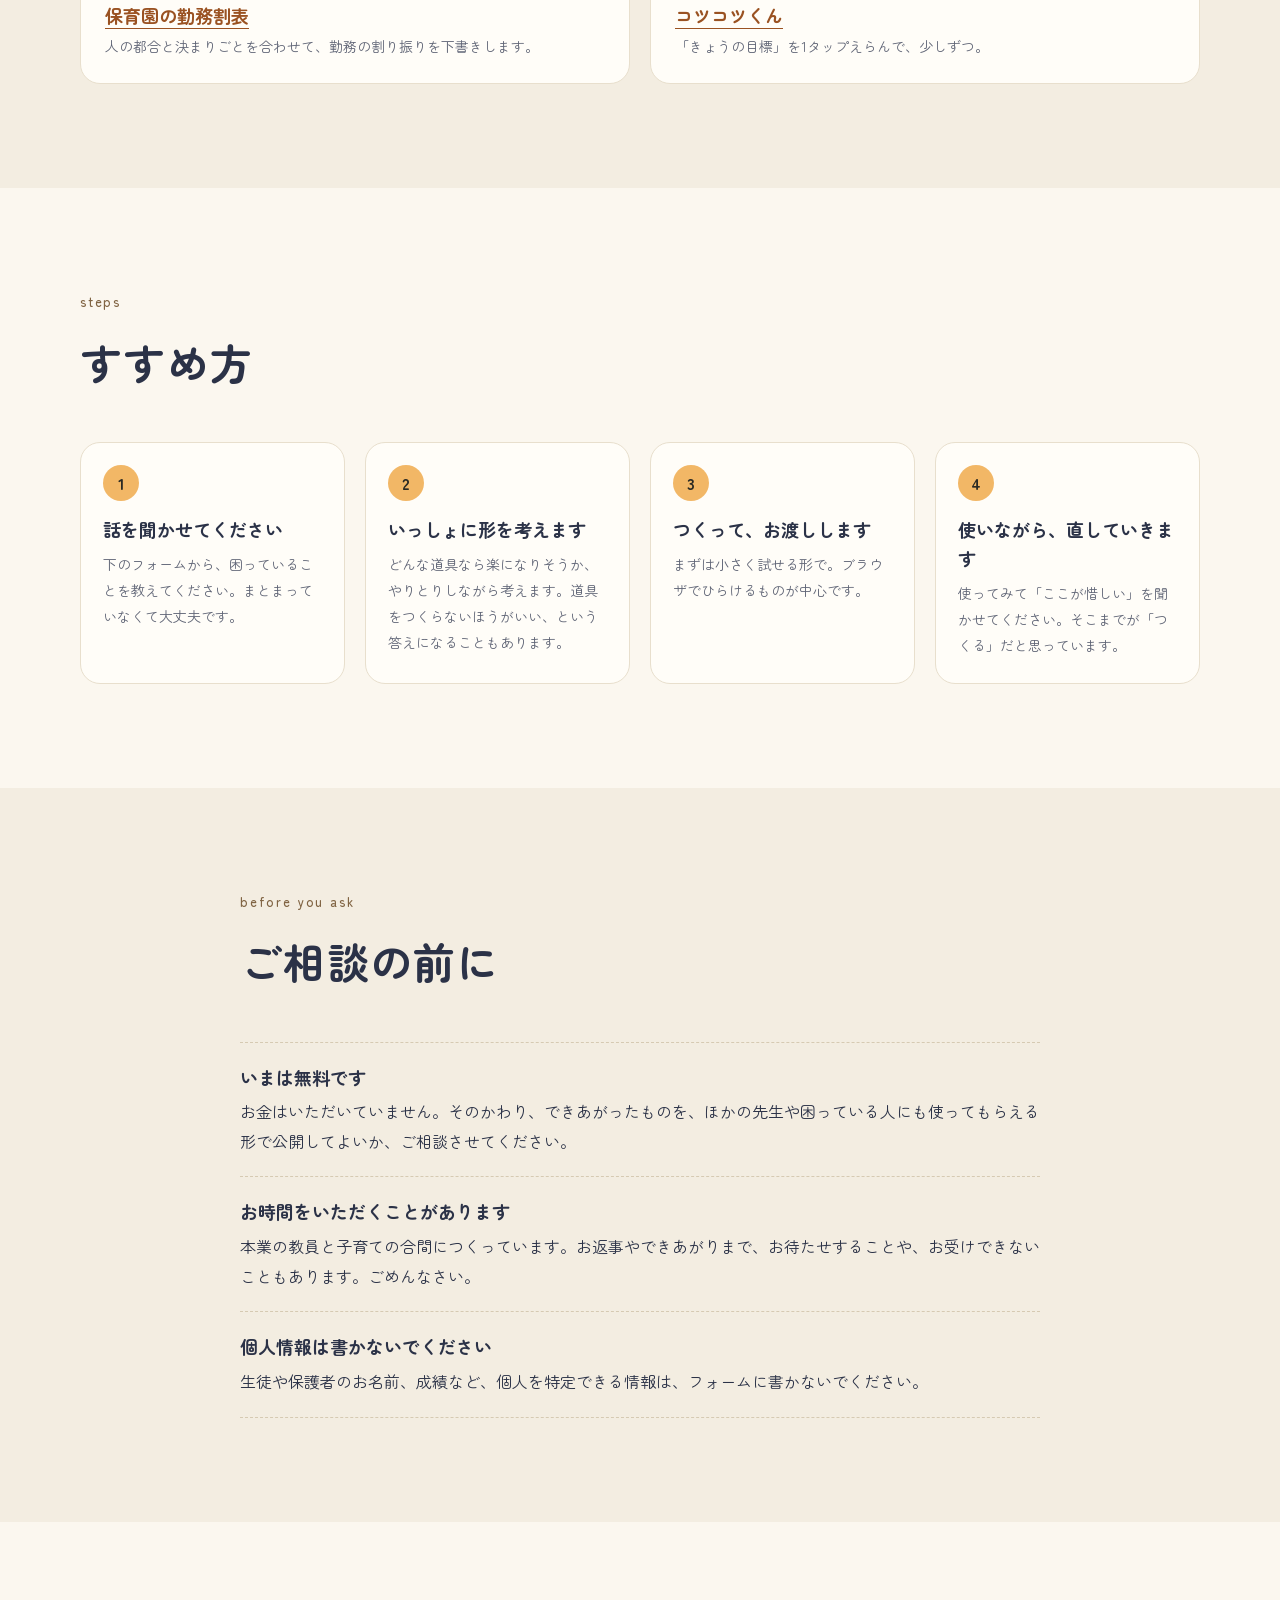
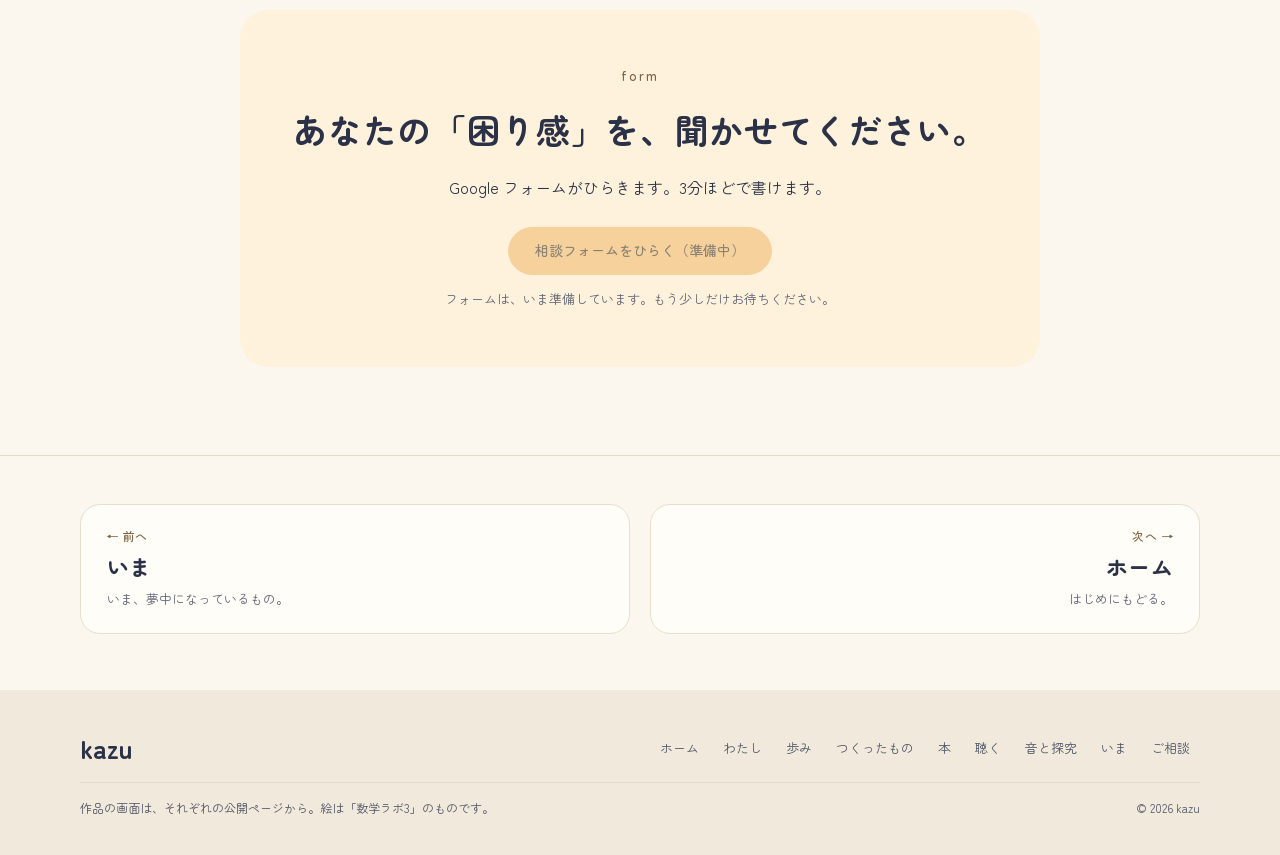
<file: request.html>
<!doctype html>
<html lang="ja">
<head>
<meta charset="utf-8">
<meta name="viewport" content="width=device-width, initial-scale=1">
<title>ご相談 — kazu</title>
<meta name="description" content="「これ、もう少し楽にならないかな」。そんな困り感を聞かせてください。いっしょに考えて、使える道具の形にしてお渡しします。いまは無料でお受けしています。">
<meta property="og:title" content="ご相談 — kazu">
<meta property="og:description" content="「これ、もう少し楽にならないかな」。そんな困り感を聞かせてください。いっしょに考えて、使える道具の形にしてお渡しします。いまは無料でお受けしています。">
<meta property="og:type" content="website">
<meta property="og:url" content="https://dora9991.github.io/kazu-page/request.html">
<meta property="og:image" content="https://dora9991.github.io/kazu-page/assets/og.jpg">
<meta property="og:image:width" content="1200">
<meta property="og:image:height" content="630">
<meta name="twitter:card" content="summary_large_image">
<meta name="theme-color" content="#fbf7ef">
<link rel="preconnect" href="https://fonts.googleapis.com">
<link rel="preconnect" href="https://fonts.gstatic.com" crossorigin>
<link rel="stylesheet" href="https://fonts.googleapis.com/css2?family=Zen+Maru+Gothic:wght@400;500;700&display=swap">
<link rel="stylesheet" href="style.css">
<script src="script.js" defer></script>
</head>
<body data-page="request">
<a class="skip" href="#main">本文へ移動</a>
<header class="topbar">
  <div class="wrap topbar__in">
    <a class="topbar__name" href="index.html">kazu</a>
    <nav class="topbar__nav" aria-label="ページの切りかえ">
      <a href="about.html">わたし</a>
      <a href="journey.html">歩み</a>
      <a href="works.html">つくったもの</a>
      <a href="books.html">本</a>
      <a href="listen.html">聴く</a>
      <a href="charge.html">音と探究</a>
      <a href="now.html">いま</a>
      <a class="topbar__ask" href="request.html" aria-current="page">ご相談</a>
    </nav>
  </div>
</header>

<main id="main">
<section class="hero hero--page hero--day" aria-labelledby="page-title" style="--ax:50%;--ay:40%">
  <div class="hero__art" aria-hidden="true"><img src="assets/dawn.jpg" alt="" width="1672" height="941"></div>
  <div class="wrap hero__in">
    <p class="kicker">request</p>
    <h1 class="hero__name hero__name--page" id="page-title"><span class="ph">あなたの「困り感」を、</span><span class="ph">形にします。</span></h1>
    <p class="hero__lead">「これ、もう少し楽にならないかな」。そんな困りごとを聞かせてください。いっしょに考えて、使える道具の形にしてお渡しします。<strong>いまは無料でお受けしています。</strong></p>
    <p class="hero__cta"><a class="btn btn--primary" href="#form">相談してみる</a></p>
  </div>
</section>

<section class="sec sec--paper req-hello" aria-labelledby="req-hello-title">
  <div class="wrap narrow">
    <header class="sec-head">
      <p class="kicker">hello</p>
      <h2 class="sec-title" id="req-hello-title">はじめに</h2>
    </header>
    <div class="prose">
      <p>わたしは、プログラムの専門家ではありません。中学校の数学の先生です。</p>
      <p>ただ、教室の「わからない」や、職員室の「時間がない」の隣で、それを少し軽くする道具を、AI と組みながらつくってきました。うまく言葉にならない困りごとでも、大丈夫です。話しながら、いっしょに形を見つけていきましょう。</p>
    </div>
  </div>
</section>

<section class="sec req-cases" aria-labelledby="req-cases-title">
  <div class="wrap">
    <header class="sec-head">
      <p class="kicker">examples</p>
      <h2 class="sec-title" id="req-cases-title">こんな困りごとから、生まれました</h2>
      <p class="sec-lead">どれも、わたしや身近な人の「困った」から始まったものです。</p>
    </header>
    <ul class="cases">
      <li class="case"><p class="case__worry">面談の日程合わせに、毎回ずいぶん時間がかかる。</p><p class="case__arrow" aria-hidden="true">↓</p><p class="case__made"><a href="works.html#w-mendan">面談スケジューラ</a><span>希望を貼りつけるだけで、日程を組みます。</span></p></li>
      <li class="case"><p class="case__worry">成績つけの計算と転記が、とにかくしんどい。</p><p class="case__arrow" aria-hidden="true">↓</p><p class="case__made"><a href="works.html#w-kantan-seiseki">かんたん成績</a><span>観点別の評価と評定を、手入力・Excel・写真から。</span></p></li>
      <li class="case"><p class="case__worry">保育園の勤務表づくりが、毎月たいへん。</p><p class="case__arrow" aria-hidden="true">↓</p><p class="case__made"><a href="works.html#w-kinmu">保育園の勤務割表</a><span>人の都合と決まりごとを合わせて、勤務の割り振りを下書きします。</span></p></li>
      <li class="case"><p class="case__worry">数学が苦手な子が、家で続けられない。</p><p class="case__arrow" aria-hidden="true">↓</p><p class="case__made"><a href="works.html#w-kotsukotsu">コツコツくん</a><span>「きょうの目標」を1タップえらんで、少しずつ。</span></p></li>
    </ul>
  </div>
</section>

<section class="sec sec--paper req-steps" aria-labelledby="req-steps-title">
  <div class="wrap">
    <header class="sec-head">
      <p class="kicker">steps</p>
      <h2 class="sec-title" id="req-steps-title">すすめ方</h2>
    </header>
    <ol class="steps">
      <li class="step"><span class="step__no">1</span><h3 class="step__title">話を聞かせてください</h3><p>下のフォームから、困っていることを教えてください。まとまっていなくて大丈夫です。</p></li>
      <li class="step"><span class="step__no">2</span><h3 class="step__title">いっしょに形を考えます</h3><p>どんな道具なら楽になりそうか、やりとりしながら考えます。道具をつくらないほうがいい、という答えになることもあります。</p></li>
      <li class="step"><span class="step__no">3</span><h3 class="step__title">つくって、お渡しします</h3><p>まずは小さく試せる形で。ブラウザでひらけるものが中心です。</p></li>
      <li class="step"><span class="step__no">4</span><h3 class="step__title">使いながら、直していきます</h3><p>使ってみて「ここが惜しい」を聞かせてください。そこまでが「つくる」だと思っています。</p></li>
    </ol>
  </div>
</section>

<section class="sec req-notes" aria-labelledby="req-notes-title">
  <div class="wrap narrow">
    <header class="sec-head">
      <p class="kicker">before you ask</p>
      <h2 class="sec-title" id="req-notes-title">ご相談の前に</h2>
    </header>
    <ul class="notes">
      <li><h3>いまは無料です</h3><p>お金はいただいていません。そのかわり、できあがったものを、ほかの先生や困っている人にも使ってもらえる形で公開してよいか、ご相談させてください。</p></li>
      <li><h3>お時間をいただくことがあります</h3><p>本業の教員と子育ての合間につくっています。お返事やできあがりまで、お待たせすることや、お受けできないこともあります。ごめんなさい。</p></li>
      <li><h3>個人情報は書かないでください</h3><p>生徒や保護者のお名前、成績など、個人を特定できる情報は、フォームに書かないでください。</p></li>
    </ul>
  </div>
</section>

<section class="ask" id="form" aria-labelledby="form-title">
  <div class="wrap narrow ask__in">
    <p class="kicker">form</p>
    <h2 class="ask__title" id="form-title"><span class="ph">あなたの「困り感」を、</span><span class="ph">聞かせてください。</span></h2>
    <p>Google フォームがひらきます。3分ほどで書けます。</p>
    <!-- 相談フォーム：Google フォームの URL ができたら、下の a に href="URL" を足して、data-soon・aria-disabled・「（準備中）」と、その下の ask__soon の行を消す -->
    <p class="ask__cta"><a class="btn btn--primary" data-soon aria-disabled="true">相談フォームをひらく（準備中）</a></p>
    <p class="ask__soon">フォームは、いま準備しています。もう少しだけお待ちください。</p>
  </div>
</section>

<nav class="pager" aria-label="ほかのページへ">
  <div class="wrap pager__in">
    <a class="pager__link pager__link--prev" href="now.html" rel="prev"><span class="pager__dir">← 前へ</span><span class="pager__label">いま</span><span class="pager__blurb">いま、夢中になっているもの。</span></a>
    <a class="pager__link pager__link--next" href="index.html" rel="next"><span class="pager__dir">次へ →</span><span class="pager__label">ホーム</span><span class="pager__blurb">はじめにもどる。</span></a>
  </div>
</nav>
</main>

<footer class="foot">
  <div class="wrap foot__in">
    <div class="foot__row">
      <p class="foot__name">kazu</p>
      <nav class="foot__nav" aria-label="ページの一覧">
        <a href="index.html">ホーム</a><a href="about.html">わたし</a><a href="journey.html">歩み</a><a href="works.html">つくったもの</a><a href="books.html">本</a><a href="listen.html">聴く</a><a href="charge.html">音と探究</a><a href="now.html">いま</a><a href="request.html">ご相談</a>
      </nav>
    </div>
    <div class="foot__row foot__row--sub">
      <p class="foot__note">作品の画面は、それぞれの公開ページから。絵は「数学ラボ3」のものです。</p>
      <p class="foot__copy">© 2026 kazu</p>
    </div>
  </div>
</footer>
</body>
</html>
</file>
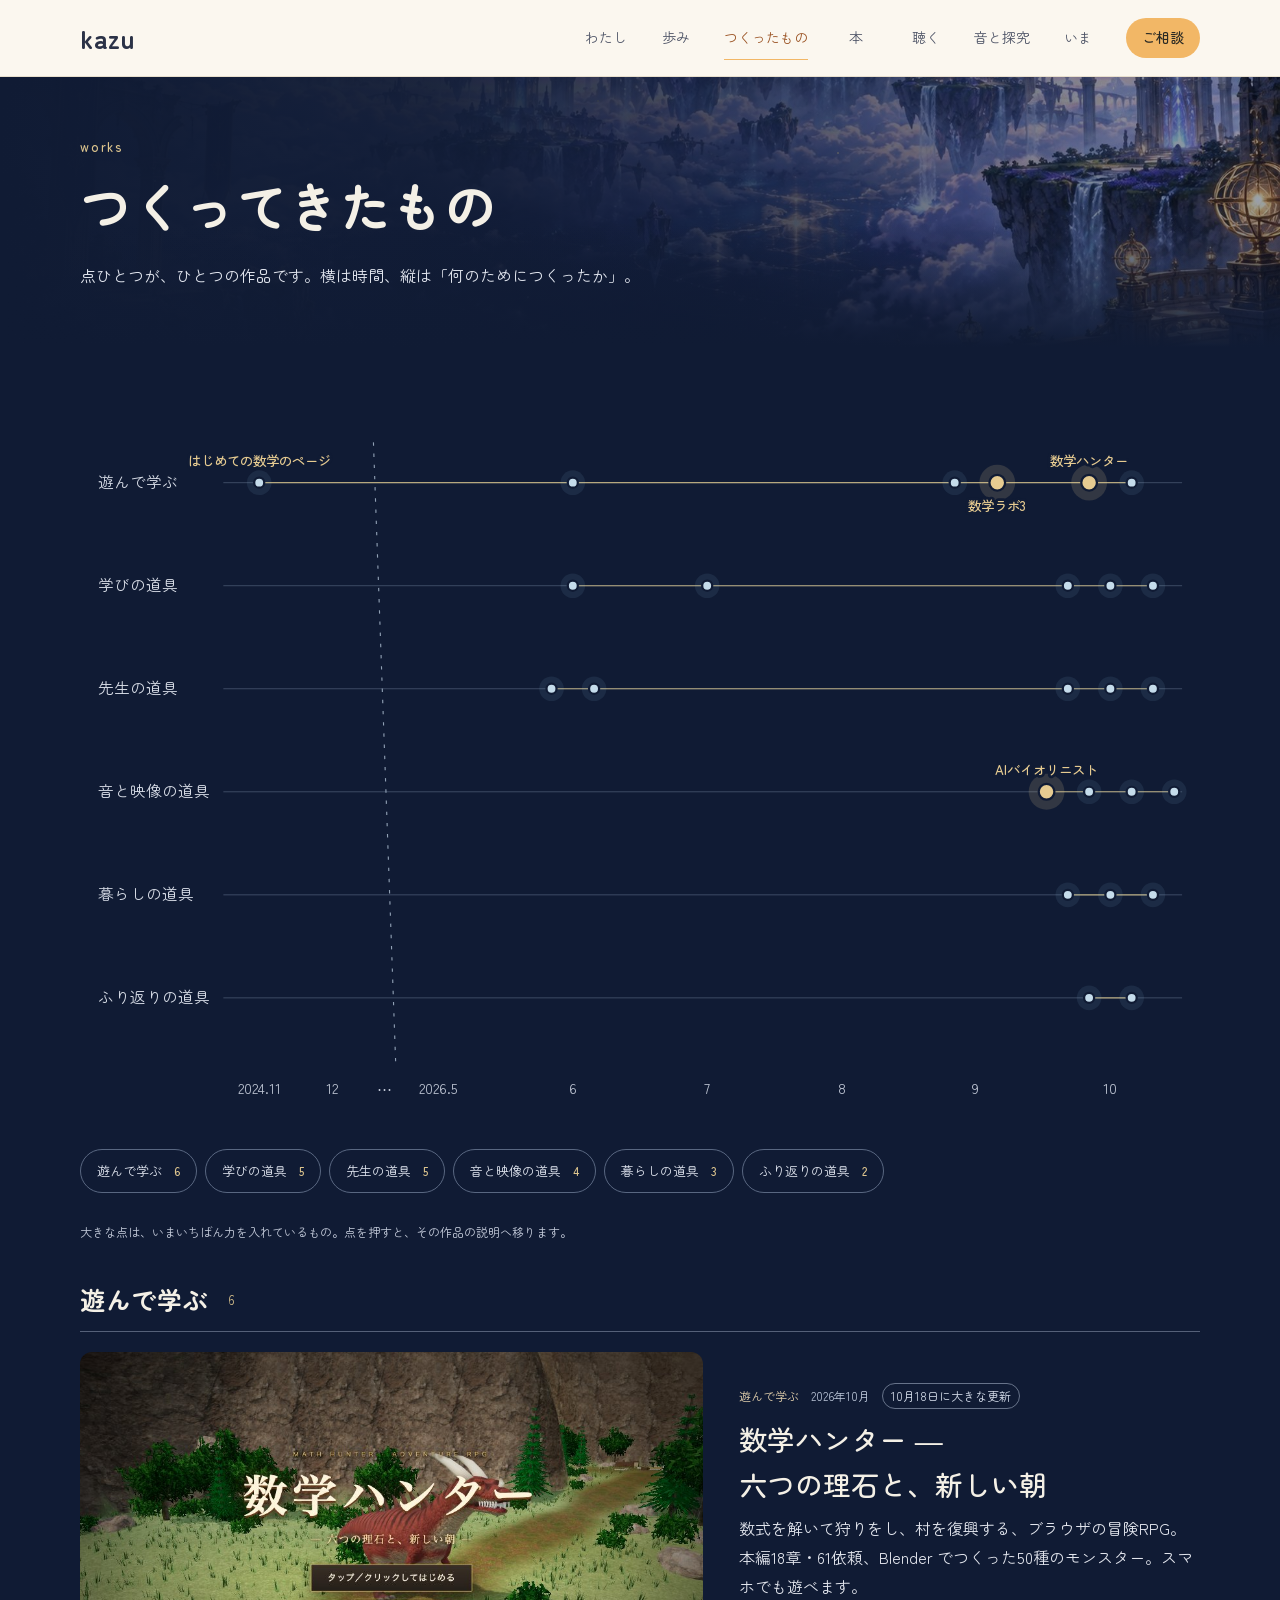
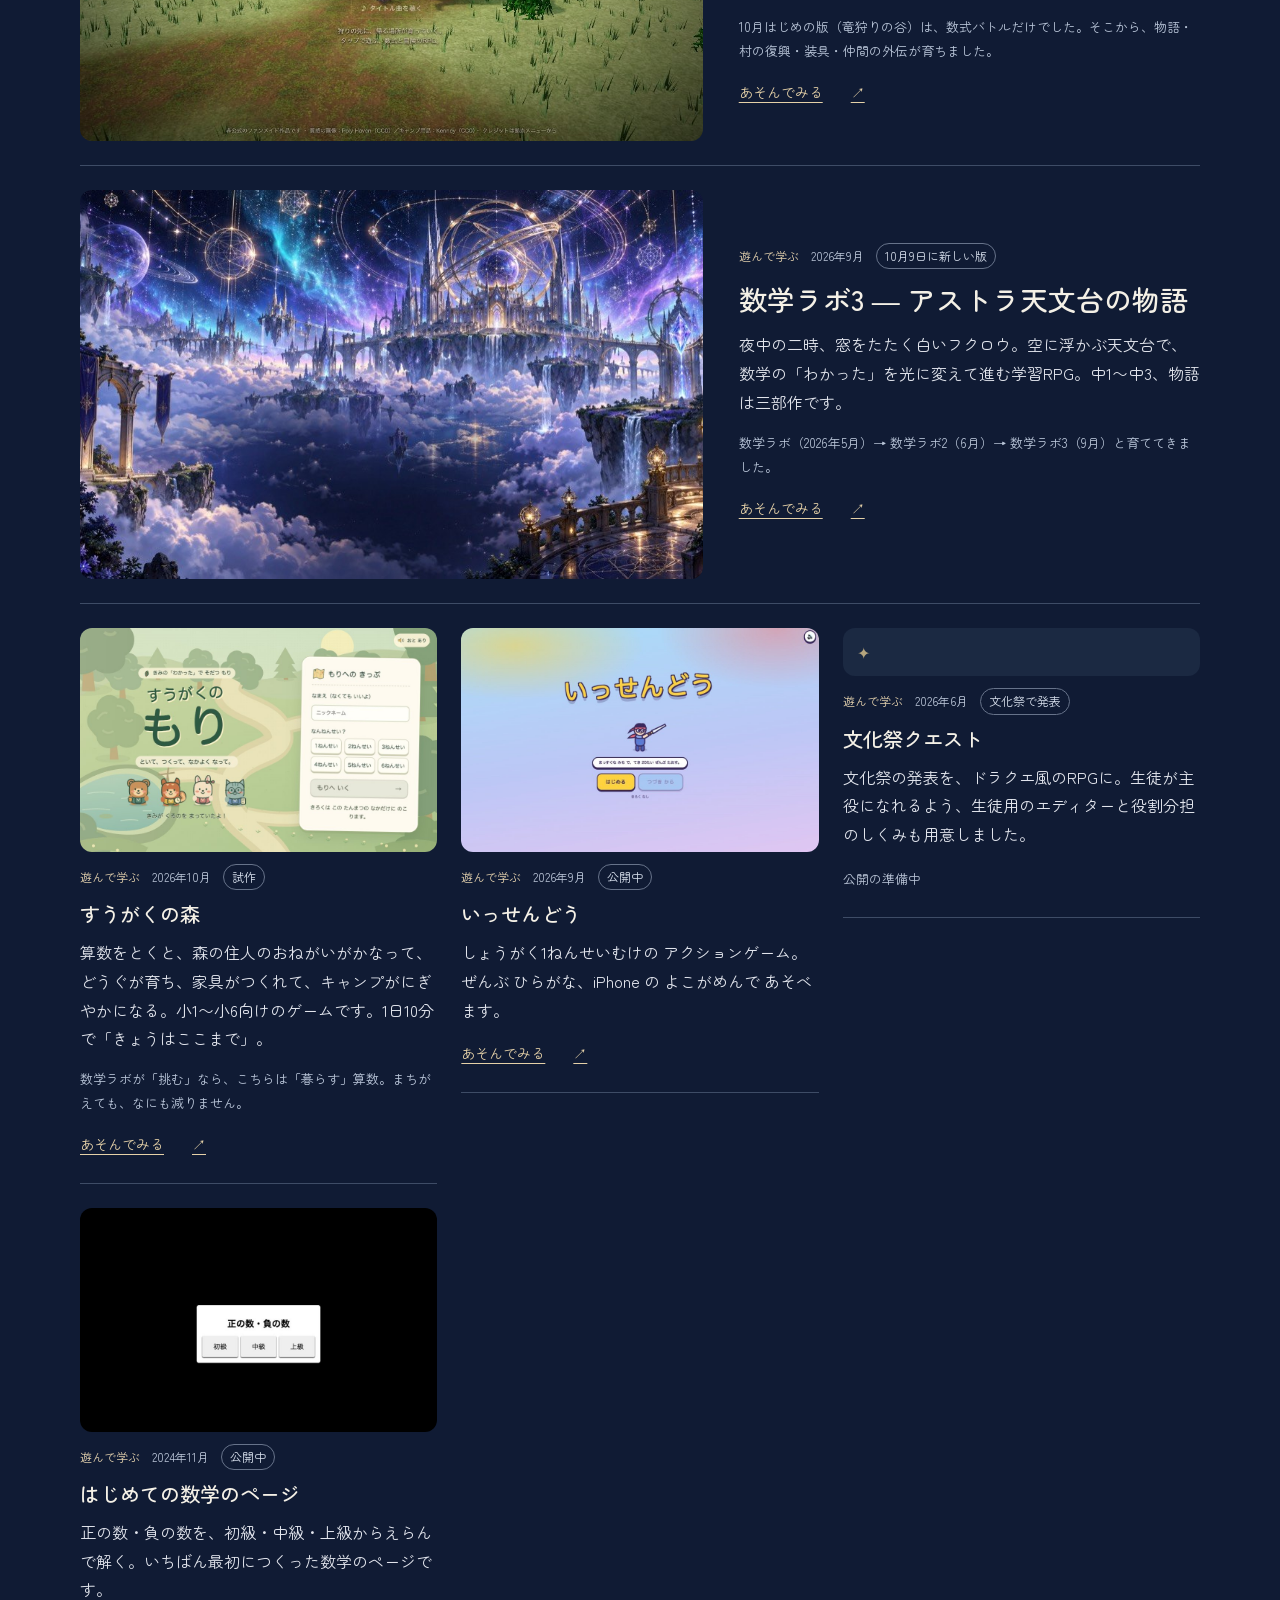
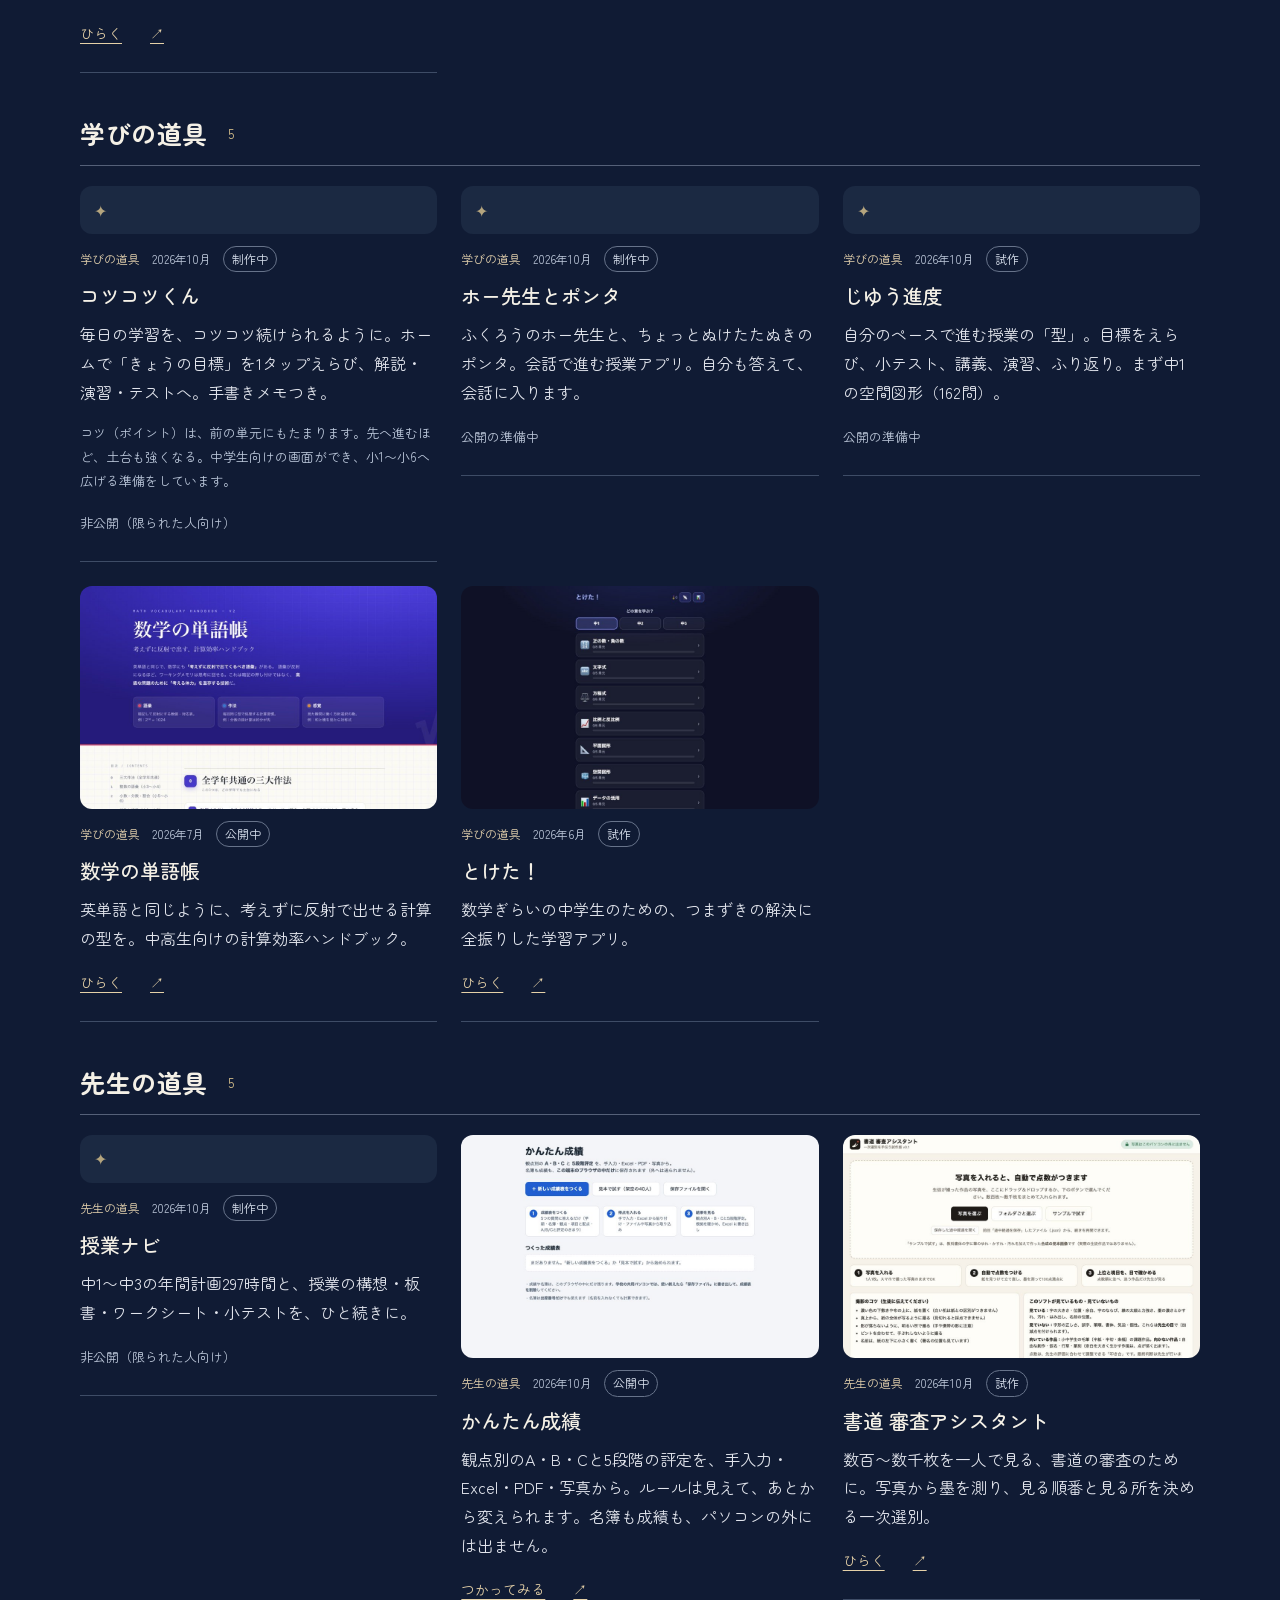
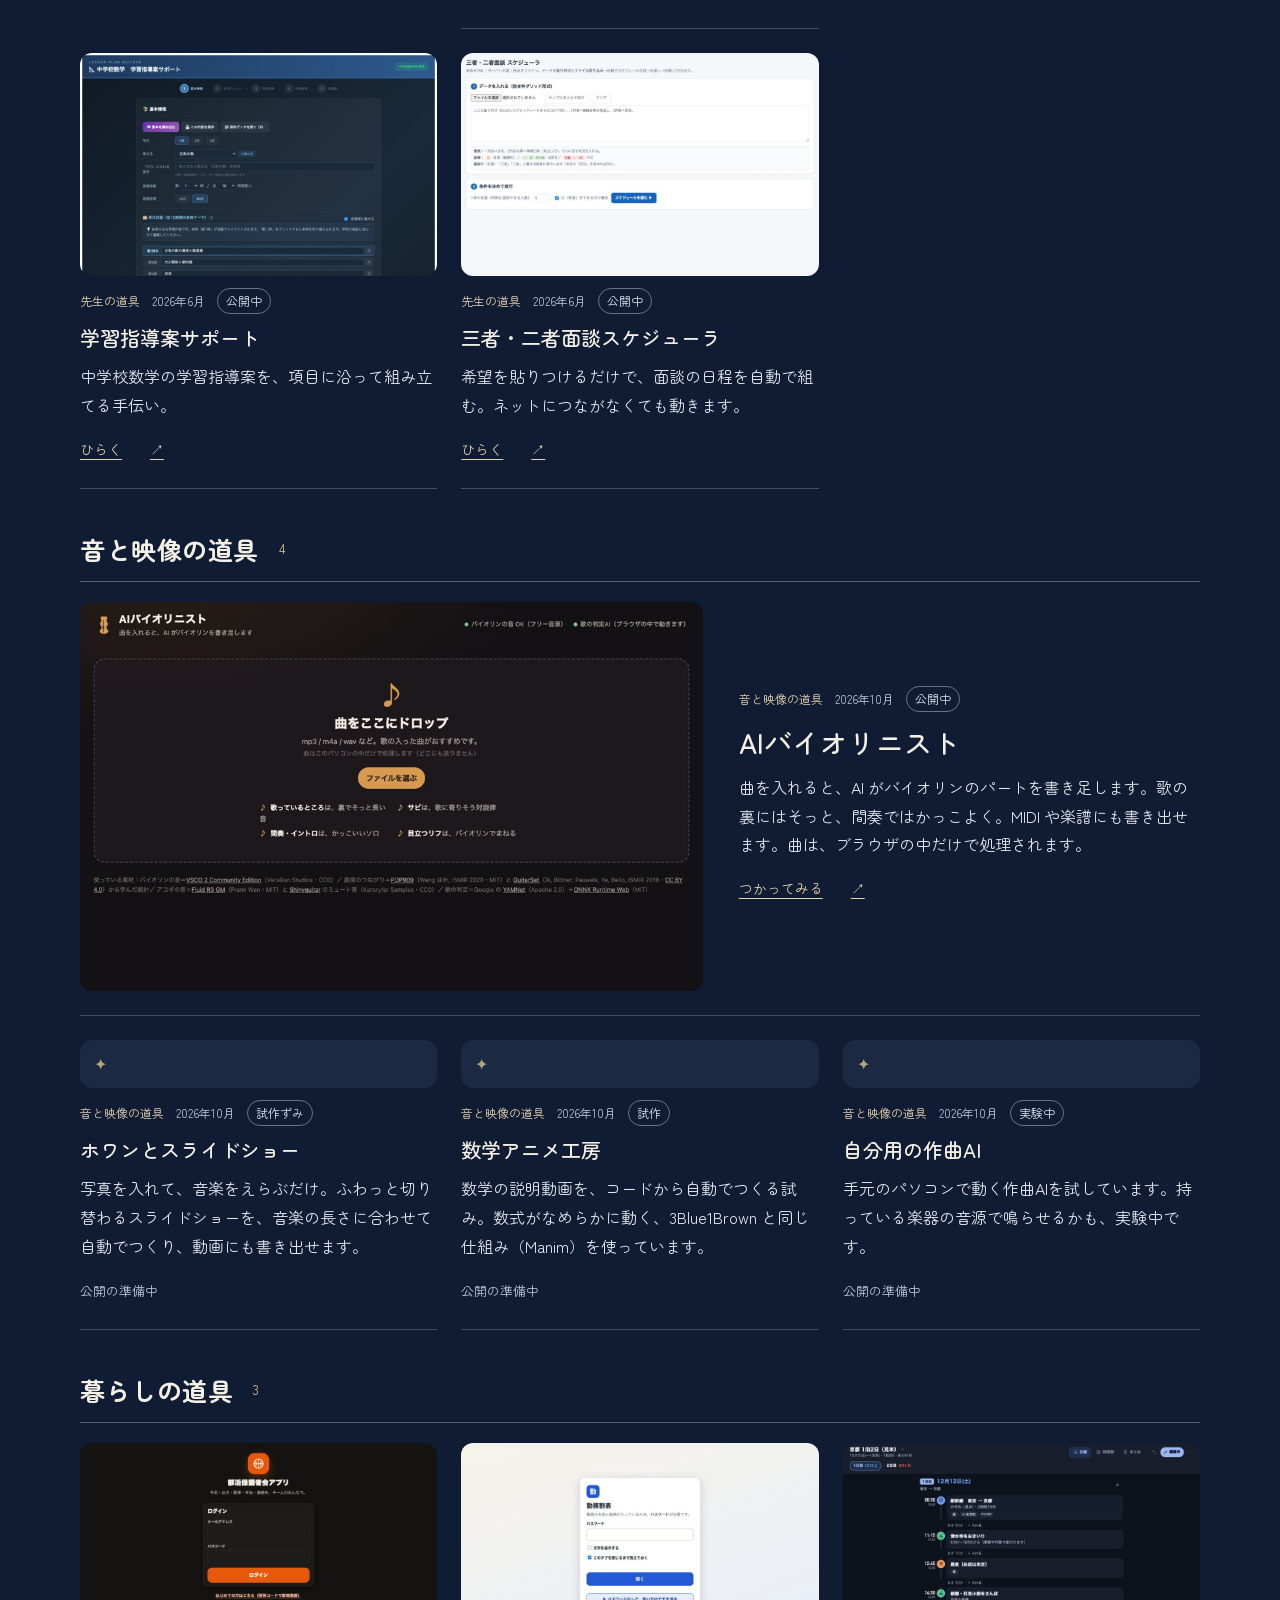
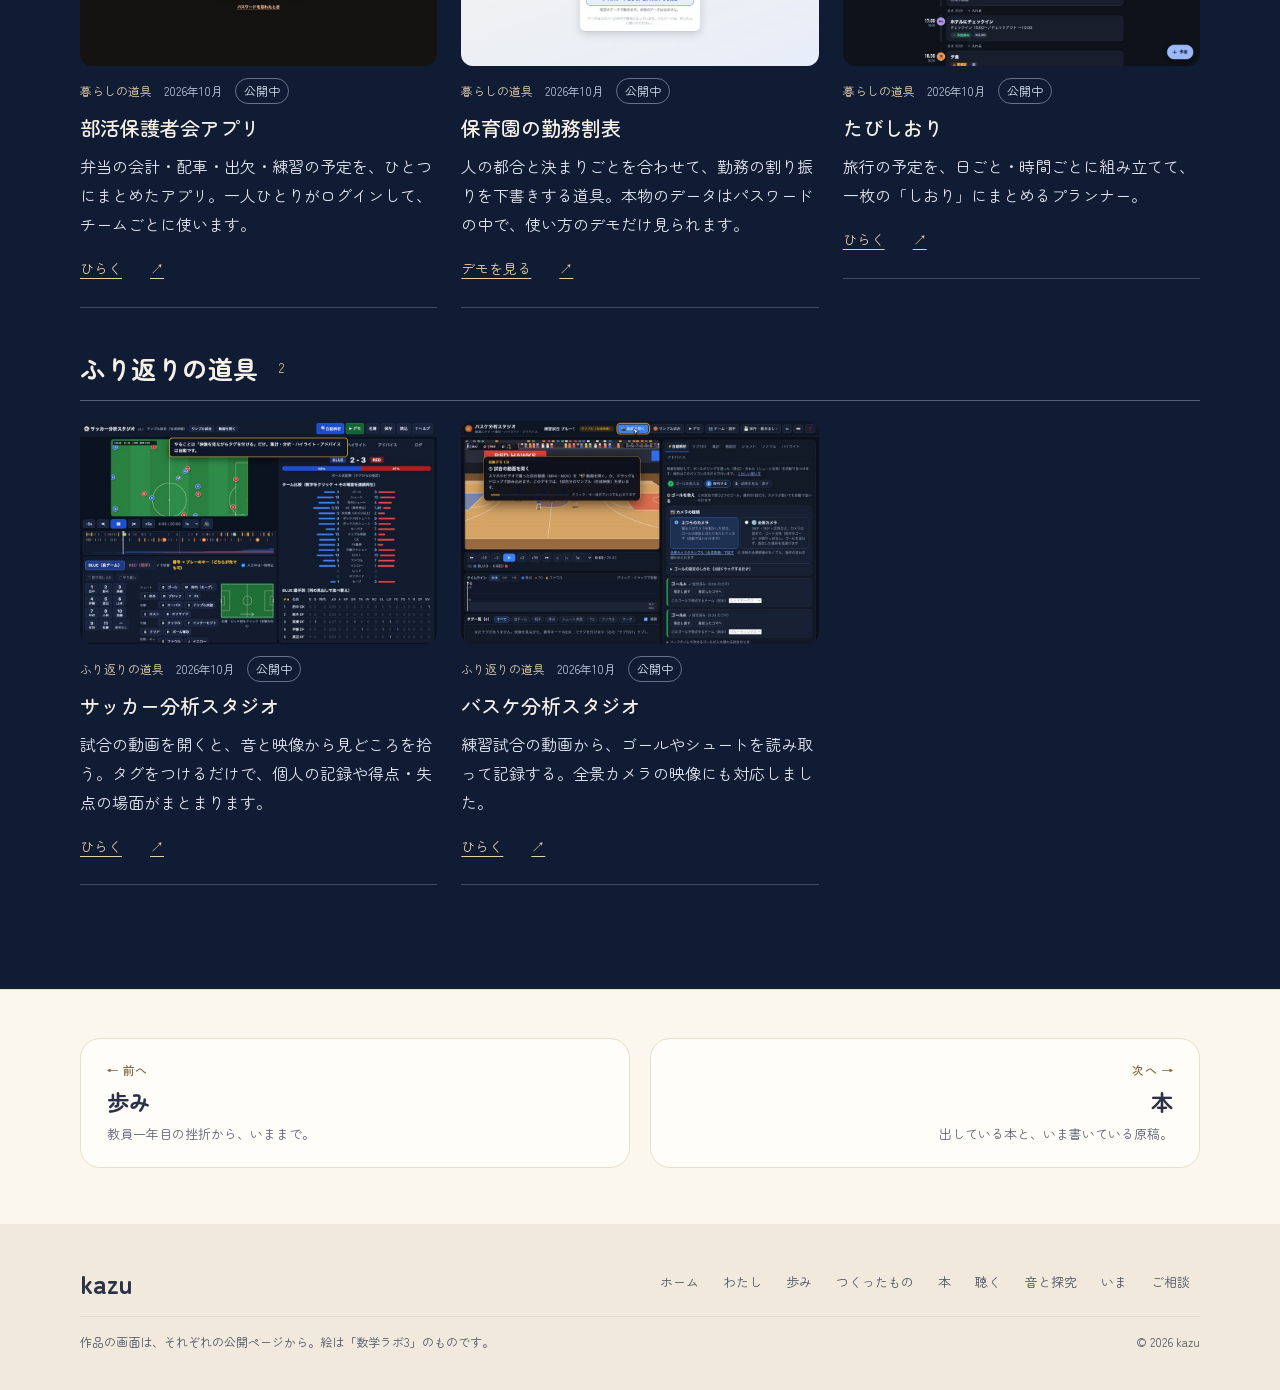
<file: works.html>
<!doctype html>
<html lang="ja">
<head>
<meta charset="utf-8">
<meta name="viewport" content="width=device-width, initial-scale=1">
<title>つくったもの — kazu</title>
<meta name="description" content="つくったものを、星図にならべました。いま遊べるものもあります。">
<meta property="og:title" content="つくったもの — kazu">
<meta property="og:description" content="つくったものを、星図にならべました。いま遊べるものもあります。">
<meta property="og:type" content="profile">
<meta name="theme-color" content="#fbf7ef">
<link rel="preconnect" href="https://fonts.googleapis.com">
<link rel="preconnect" href="https://fonts.gstatic.com" crossorigin>
<link rel="stylesheet" href="https://fonts.googleapis.com/css2?family=Zen+Maru+Gothic:wght@400;500;700&display=swap">
<link rel="stylesheet" href="style.css">
<script src="script.js" defer></script>
</head>
<body data-page="works">
<a class="skip" href="#main">本文へ移動</a>
<header class="topbar">
  <div class="wrap topbar__in">
    <a class="topbar__name" href="index.html">kazu</a>
    <nav class="topbar__nav" aria-label="ページの切りかえ">
      <a href="about.html">わたし</a>
      <a href="journey.html">歩み</a>
      <a href="works.html" aria-current="page">つくったもの</a>
      <a href="books.html">本</a>
      <a href="listen.html">聴く</a>
      <a href="charge.html">音と探究</a>
      <a href="now.html">いま</a>
      <a class="topbar__ask" href="request.html">ご相談</a>
    </nav>
  </div>
</header>

<main id="main">
<section class="hero hero--page" aria-labelledby="page-title" style="--ax:46%;--ay:70%">
  <div class="hero__art" aria-hidden="true"><img src="assets/night.jpg" alt="" width="1672" height="941"></div>
  <div class="wrap hero__in">
    <p class="kicker">WORKS</p>
    <h1 class="hero__name hero__name--page" id="page-title">つくってきたもの</h1>
    <p class="hero__lead">点ひとつが、ひとつの作品です。横は時間、縦は「何のためにつくったか」。</p>
  </div>
</section>

<section class="sec sec--night works" id="works" aria-label="つくってきたもの">
  <div class="wrap">
    
    <figure class="sky">
      <div class="sky__scroll"><svg class="sky__svg" viewBox="0 0 1000 616" role="img" aria-labelledby="sky-title sky-desc">
    <title id="sky-title">つくってきたものの星図</title>
    <desc id="sky-desc">横は公開した時期（2024年11月から2026年10月）、縦は何のためにつくったか（遊んで学ぶ・学びの道具・先生の道具・音と映像の道具・暮らしの道具・ふり返りの道具）。点ひとつが作品で、押すと下の説明に移ります。</desc>
    <text class="sky__lane" x="16" y="69">遊んで学ぶ</text><line class="sky__rule" x1="128" y1="64" x2="984" y2="64"/><text class="sky__lane" x="16" y="161">学びの道具</text><line class="sky__rule" x1="128" y1="156" x2="984" y2="156"/><text class="sky__lane" x="16" y="253">先生の道具</text><line class="sky__rule" x1="128" y1="248" x2="984" y2="248"/><text class="sky__lane" x="16" y="345">音と映像の道具</text><line class="sky__rule" x1="128" y1="340" x2="984" y2="340"/><text class="sky__lane" x="16" y="437">暮らしの道具</text><line class="sky__rule" x1="128" y1="432" x2="984" y2="432"/><text class="sky__lane" x="16" y="529">ふり返りの道具</text><line class="sky__rule" x1="128" y1="524" x2="984" y2="524"/><polyline class="sky__line" points="160,64 440,64 781,64 819,64 901,64 939,64"/><polyline class="sky__line" points="440,156 560,156 882,156 920,156 958,156"/><polyline class="sky__line" points="421,248 459,248 882,248 920,248 958,248"/><polyline class="sky__line" points="863,340 901,340 939,340 977,340"/><polyline class="sky__line" points="882,432 920,432 958,432"/><polyline class="sky__line" points="901,524 939,524"/><text class="sky__tick" x="160" y="610" text-anchor="middle">2024.11</text><text class="sky__tick" x="225" y="610" text-anchor="middle">12</text><text class="sky__tick" x="320" y="610" text-anchor="middle">2026.5</text><text class="sky__tick" x="440" y="610" text-anchor="middle">6</text><text class="sky__tick" x="560" y="610" text-anchor="middle">7</text><text class="sky__tick" x="680" y="610" text-anchor="middle">8</text><text class="sky__tick" x="800" y="610" text-anchor="middle">9</text><text class="sky__tick" x="920" y="610" text-anchor="middle">10</text><text class="sky__gap" x="272" y="610" text-anchor="middle">⋯</text><line class="sky__break" x1="262" y1="28" x2="282" y2="586"/>
    <a class="sky__item has-label" href="#w-dora-math" aria-label="はじめての数学のページ（2024年11月）">
      <title>はじめての数学のページ（2024年11月）</title>
      <circle class="sky__hit" cx="160" cy="64" r="22"/>
      <circle class="sky__glow" cx="160" cy="64" r="11"/>
      <circle class="sky__star" cx="160" cy="64" r="4.5"/>
      <text class="sky__label" x="160" y="49" text-anchor="middle">はじめての数学のページ</text>
    </a>
<a class="sky__item" href="#w-bunkasai-quest" aria-label="文化祭クエスト（2026年6月）">
      <title>文化祭クエスト（2026年6月）</title>
      <circle class="sky__hit" cx="440" cy="64" r="22"/>
      <circle class="sky__glow" cx="440" cy="64" r="11"/>
      <circle class="sky__star" cx="440" cy="64" r="4.5"/>
      <text class="sky__label" x="440" y="49" text-anchor="middle">文化祭クエスト</text>
    </a>
<a class="sky__item" href="#w-issendo" aria-label="いっせんどう（2026年9月）">
      <title>いっせんどう（2026年9月）</title>
      <circle class="sky__hit" cx="781" cy="64" r="22"/>
      <circle class="sky__glow" cx="781" cy="64" r="11"/>
      <circle class="sky__star" cx="781" cy="64" r="4.5"/>
      <text class="sky__label" x="781" y="49" text-anchor="middle">いっせんどう</text>
    </a>
<a class="sky__item is-star has-label" href="#w-math-labo-third" aria-label="数学ラボ3 ― アストラ天文台の物語（2026年9月）">
      <title>数学ラボ3 ― アストラ天文台の物語（2026年9月）</title>
      <circle class="sky__hit" cx="819" cy="64" r="22"/>
      <circle class="sky__glow" cx="819" cy="64" r="16"/>
      <circle class="sky__star" cx="819" cy="64" r="7"/>
      <text class="sky__label" x="819" y="89" text-anchor="middle">数学ラボ3</text>
    </a>
<a class="sky__item is-star has-label" href="#w-math-hunter" aria-label="数学ハンター ― 六つの理石と、新しい朝（2026年10月）">
      <title>数学ハンター ― 六つの理石と、新しい朝（2026年10月）</title>
      <circle class="sky__hit" cx="901" cy="64" r="22"/>
      <circle class="sky__glow" cx="901" cy="64" r="16"/>
      <circle class="sky__star" cx="901" cy="64" r="7"/>
      <text class="sky__label" x="901" y="49" text-anchor="middle">数学ハンター</text>
    </a>
<a class="sky__item" href="#w-suugaku-no-mori" aria-label="すうがくの森（2026年10月）">
      <title>すうがくの森（2026年10月）</title>
      <circle class="sky__hit" cx="939" cy="64" r="22"/>
      <circle class="sky__glow" cx="939" cy="64" r="11"/>
      <circle class="sky__star" cx="939" cy="64" r="4.5"/>
      <text class="sky__label" x="939" y="89" text-anchor="middle">すうがくの森</text>
    </a>
<a class="sky__item" href="#w-toketa" aria-label="とけた！（2026年6月）">
      <title>とけた！（2026年6月）</title>
      <circle class="sky__hit" cx="440" cy="156" r="22"/>
      <circle class="sky__glow" cx="440" cy="156" r="11"/>
      <circle class="sky__star" cx="440" cy="156" r="4.5"/>
      <text class="sky__label" x="440" y="141" text-anchor="middle">とけた！</text>
    </a>
<a class="sky__item" href="#w-suugaku-handbook" aria-label="数学の単語帳（2026年7月）">
      <title>数学の単語帳（2026年7月）</title>
      <circle class="sky__hit" cx="560" cy="156" r="22"/>
      <circle class="sky__glow" cx="560" cy="156" r="11"/>
      <circle class="sky__star" cx="560" cy="156" r="4.5"/>
      <text class="sky__label" x="560" y="141" text-anchor="middle">数学の単語帳</text>
    </a>
<a class="sky__item" href="#w-kotsukotsu" aria-label="コツコツくん（2026年10月）">
      <title>コツコツくん（2026年10月）</title>
      <circle class="sky__hit" cx="882" cy="156" r="22"/>
      <circle class="sky__glow" cx="882" cy="156" r="11"/>
      <circle class="sky__star" cx="882" cy="156" r="4.5"/>
      <text class="sky__label" x="882" y="141" text-anchor="middle">コツコツくん</text>
    </a>
<a class="sky__item" href="#w-ho-ponta" aria-label="ホー先生とポンタ（2026年10月）">
      <title>ホー先生とポンタ（2026年10月）</title>
      <circle class="sky__hit" cx="920" cy="156" r="22"/>
      <circle class="sky__glow" cx="920" cy="156" r="11"/>
      <circle class="sky__star" cx="920" cy="156" r="4.5"/>
      <text class="sky__label" x="920" y="181" text-anchor="middle">ホー先生とポンタ</text>
    </a>
<a class="sky__item" href="#w-jiyu-shindo" aria-label="じゆう進度（2026年10月）">
      <title>じゆう進度（2026年10月）</title>
      <circle class="sky__hit" cx="958" cy="156" r="22"/>
      <circle class="sky__glow" cx="958" cy="156" r="11"/>
      <circle class="sky__star" cx="958" cy="156" r="4.5"/>
      <text class="sky__label" x="958" y="141" text-anchor="middle">じゆう進度</text>
    </a>
<a class="sky__item" href="#w-shidoan" aria-label="学習指導案サポート（2026年6月）">
      <title>学習指導案サポート（2026年6月）</title>
      <circle class="sky__hit" cx="421" cy="248" r="22"/>
      <circle class="sky__glow" cx="421" cy="248" r="11"/>
      <circle class="sky__star" cx="421" cy="248" r="4.5"/>
      <text class="sky__label" x="421" y="233" text-anchor="middle">学習指導案サポート</text>
    </a>
<a class="sky__item" href="#w-mendan" aria-label="三者・二者面談スケジューラ（2026年6月）">
      <title>三者・二者面談スケジューラ（2026年6月）</title>
      <circle class="sky__hit" cx="459" cy="248" r="22"/>
      <circle class="sky__glow" cx="459" cy="248" r="11"/>
      <circle class="sky__star" cx="459" cy="248" r="4.5"/>
      <text class="sky__label" x="459" y="273" text-anchor="middle">三者・二者面談スケジューラ</text>
    </a>
<a class="sky__item" href="#w-jugyo-navi" aria-label="授業ナビ（2026年10月）">
      <title>授業ナビ（2026年10月）</title>
      <circle class="sky__hit" cx="882" cy="248" r="22"/>
      <circle class="sky__glow" cx="882" cy="248" r="11"/>
      <circle class="sky__star" cx="882" cy="248" r="4.5"/>
      <text class="sky__label" x="882" y="233" text-anchor="middle">授業ナビ</text>
    </a>
<a class="sky__item" href="#w-kantan-seiseki" aria-label="かんたん成績（2026年10月）">
      <title>かんたん成績（2026年10月）</title>
      <circle class="sky__hit" cx="920" cy="248" r="22"/>
      <circle class="sky__glow" cx="920" cy="248" r="11"/>
      <circle class="sky__star" cx="920" cy="248" r="4.5"/>
      <text class="sky__label" x="920" y="273" text-anchor="middle">かんたん成績</text>
    </a>
<a class="sky__item" href="#w-shodo" aria-label="書道 審査アシスタント（2026年10月）">
      <title>書道 審査アシスタント（2026年10月）</title>
      <circle class="sky__hit" cx="958" cy="248" r="22"/>
      <circle class="sky__glow" cx="958" cy="248" r="11"/>
      <circle class="sky__star" cx="958" cy="248" r="4.5"/>
      <text class="sky__label" x="958" y="233" text-anchor="middle">書道 審査アシスタント</text>
    </a>
<a class="sky__item is-star has-label" href="#w-ai-violinist" aria-label="AIバイオリニスト（2026年10月）">
      <title>AIバイオリニスト（2026年10月）</title>
      <circle class="sky__hit" cx="863" cy="340" r="22"/>
      <circle class="sky__glow" cx="863" cy="340" r="16"/>
      <circle class="sky__star" cx="863" cy="340" r="7"/>
      <text class="sky__label" x="863" y="325" text-anchor="middle">AIバイオリニスト</text>
    </a>
<a class="sky__item" href="#w-slideshow" aria-label="ホワンとスライドショー（2026年10月）">
      <title>ホワンとスライドショー（2026年10月）</title>
      <circle class="sky__hit" cx="901" cy="340" r="22"/>
      <circle class="sky__glow" cx="901" cy="340" r="11"/>
      <circle class="sky__star" cx="901" cy="340" r="4.5"/>
      <text class="sky__label" x="901" y="365" text-anchor="middle">ホワンとスライドショー</text>
    </a>
<a class="sky__item" href="#w-manim-kobo" aria-label="数学アニメ工房（2026年10月）">
      <title>数学アニメ工房（2026年10月）</title>
      <circle class="sky__hit" cx="939" cy="340" r="22"/>
      <circle class="sky__glow" cx="939" cy="340" r="11"/>
      <circle class="sky__star" cx="939" cy="340" r="4.5"/>
      <text class="sky__label" x="939" y="325" text-anchor="middle">数学アニメ工房</text>
    </a>
<a class="sky__item" href="#w-my-composer-ai" aria-label="自分用の作曲AI（2026年10月）">
      <title>自分用の作曲AI（2026年10月）</title>
      <circle class="sky__hit" cx="977" cy="340" r="22"/>
      <circle class="sky__glow" cx="977" cy="340" r="11"/>
      <circle class="sky__star" cx="977" cy="340" r="4.5"/>
      <text class="sky__label" x="977" y="365" text-anchor="middle">自分用の作曲AI</text>
    </a>
<a class="sky__item" href="#w-hogosha" aria-label="部活保護者会アプリ（2026年10月）">
      <title>部活保護者会アプリ（2026年10月）</title>
      <circle class="sky__hit" cx="882" cy="432" r="22"/>
      <circle class="sky__glow" cx="882" cy="432" r="11"/>
      <circle class="sky__star" cx="882" cy="432" r="4.5"/>
      <text class="sky__label" x="882" y="417" text-anchor="middle">部活保護者会アプリ</text>
    </a>
<a class="sky__item" href="#w-kinmu" aria-label="保育園の勤務割表（2026年10月）">
      <title>保育園の勤務割表（2026年10月）</title>
      <circle class="sky__hit" cx="920" cy="432" r="22"/>
      <circle class="sky__glow" cx="920" cy="432" r="11"/>
      <circle class="sky__star" cx="920" cy="432" r="4.5"/>
      <text class="sky__label" x="920" y="457" text-anchor="middle">保育園の勤務割表</text>
    </a>
<a class="sky__item" href="#w-tabi-shiori" aria-label="たびしおり（2026年10月）">
      <title>たびしおり（2026年10月）</title>
      <circle class="sky__hit" cx="958" cy="432" r="22"/>
      <circle class="sky__glow" cx="958" cy="432" r="11"/>
      <circle class="sky__star" cx="958" cy="432" r="4.5"/>
      <text class="sky__label" x="958" y="417" text-anchor="middle">たびしおり</text>
    </a>
<a class="sky__item" href="#w-soccer" aria-label="サッカー分析スタジオ（2026年10月）">
      <title>サッカー分析スタジオ（2026年10月）</title>
      <circle class="sky__hit" cx="901" cy="524" r="22"/>
      <circle class="sky__glow" cx="901" cy="524" r="11"/>
      <circle class="sky__star" cx="901" cy="524" r="4.5"/>
      <text class="sky__label" x="901" y="509" text-anchor="middle">サッカー分析スタジオ</text>
    </a>
<a class="sky__item" href="#w-basketball" aria-label="バスケ分析スタジオ（2026年10月）">
      <title>バスケ分析スタジオ（2026年10月）</title>
      <circle class="sky__hit" cx="939" cy="524" r="22"/>
      <circle class="sky__glow" cx="939" cy="524" r="11"/>
      <circle class="sky__star" cx="939" cy="524" r="4.5"/>
      <text class="sky__label" x="939" y="549" text-anchor="middle">バスケ分析スタジオ</text>
    </a>
  </svg></div>
      <nav class="lanechips" aria-label="区分へ移動"><a href="#lane-play">遊んで学ぶ<span>6</span></a><a href="#lane-learn">学びの道具<span>5</span></a><a href="#lane-teacher">先生の道具<span>5</span></a><a href="#lane-media">音と映像の道具<span>4</span></a><a href="#lane-life">暮らしの道具<span>3</span></a><a href="#lane-sports">ふり返りの道具<span>2</span></a></nav>
      <figcaption class="sky__caption">大きな点は、いまいちばん力を入れているもの。点を押すと、その作品の説明へ移ります。</figcaption>
    </figure>
    <div class="lane" id="lane-play">
      <h3 class="lane__title">遊んで学ぶ<span class="lane__n">6</span></h3>
      <div class="works__grid">
      <article class="work work--star" id="w-math-hunter">
        <a class="work__shot" href="https://dora9991.github.io/math-hunter/" target="_blank" rel="noopener" tabindex="-1" aria-hidden="true"><img src="assets/works/math-hunter.jpg" alt="" width="960" height="600" loading="lazy"></a>
        <div class="work__body">
          <p class="work__meta"><span class="work__lane">遊んで学ぶ</span><time datetime="2026-10">2026年10月</time><span class="stage">10月18日に大きな更新</span></p>
          <h3 class="work__title"><span class="ph">数学ハンター</span> ― <span class="ph">六つの理石と、新しい朝</span></h3>
          <p class="work__sum">数式を解いて狩りをし、村を復興する、ブラウザの冒険RPG。本編18章・61依頼、Blender でつくった50種のモンスター。スマホでも遊べます。</p>
          <p class="work__note">10月はじめの版（竜狩りの谷）は、数式バトルだけでした。そこから、物語・村の復興・装具・仲間の外伝が育ちました。</p>
          <p class="work__cta"><a class="work__link" href="https://dora9991.github.io/math-hunter/" target="_blank" rel="noopener">あそんでみる<span aria-hidden="true"> ↗</span></a></p>
        </div>
      </article>
      <article class="work work--star" id="w-math-labo-third">
        <a class="work__shot" href="https://dora9991.github.io/math-labo-third/" target="_blank" rel="noopener" tabindex="-1" aria-hidden="true"><img src="assets/works/math-labo-third.jpg" alt="" width="960" height="600" loading="lazy"></a>
        <div class="work__body">
          <p class="work__meta"><span class="work__lane">遊んで学ぶ</span><time datetime="2026-09">2026年9月</time><span class="stage">10月9日に新しい版</span></p>
          <h3 class="work__title"><span class="ph">数学ラボ3</span> ― <span class="ph">アストラ天文台の物語</span></h3>
          <p class="work__sum">夜中の二時、窓をたたく白いフクロウ。空に浮かぶ天文台で、数学の「わかった」を光に変えて進む学習RPG。中1〜中3、物語は三部作です。</p>
          <p class="work__note">数学ラボ（2026年5月）→ 数学ラボ2（6月）→ 数学ラボ3（9月）と育ててきました。</p>
          <p class="work__cta"><a class="work__link" href="https://dora9991.github.io/math-labo-third/" target="_blank" rel="noopener">あそんでみる<span aria-hidden="true"> ↗</span></a></p>
        </div>
      </article>
      <article class="work" id="w-suugaku-no-mori">
        <a class="work__shot" href="https://dora9991.github.io/suugaku-no-mori/" target="_blank" rel="noopener" tabindex="-1" aria-hidden="true"><img src="assets/works/suugaku-no-mori.jpg" alt="" width="960" height="600" loading="lazy"></a>
        <div class="work__body">
          <p class="work__meta"><span class="work__lane">遊んで学ぶ</span><time datetime="2026-10">2026年10月</time><span class="stage">試作</span></p>
          <h3 class="work__title"><span class="ph">すうがくの森</span></h3>
          <p class="work__sum">算数をとくと、森の住人のおねがいがかなって、どうぐが育ち、家具がつくれて、キャンプがにぎやかになる。小1〜小6向けのゲームです。1日10分で「きょうはここまで」。</p>
          <p class="work__note">数学ラボが「挑む」なら、こちらは「暮らす」算数。まちがえても、なにも減りません。</p>
          <p class="work__cta"><a class="work__link" href="https://dora9991.github.io/suugaku-no-mori/" target="_blank" rel="noopener">あそんでみる<span aria-hidden="true"> ↗</span></a></p>
        </div>
      </article>
      <article class="work" id="w-issendo">
        <a class="work__shot" href="https://dora9991.github.io/issendo/" target="_blank" rel="noopener" tabindex="-1" aria-hidden="true"><img src="assets/works/issendo.jpg" alt="" width="960" height="600" loading="lazy"></a>
        <div class="work__body">
          <p class="work__meta"><span class="work__lane">遊んで学ぶ</span><time datetime="2026-09">2026年9月</time><span class="stage">公開中</span></p>
          <h3 class="work__title"><span class="ph">いっせんどう</span></h3>
          <p class="work__sum">しょうがく1ねんせいむけの アクションゲーム。ぜんぶ ひらがな、iPhone の よこがめんで あそべます。</p>
          
          <p class="work__cta"><a class="work__link" href="https://dora9991.github.io/issendo/" target="_blank" rel="noopener">あそんでみる<span aria-hidden="true"> ↗</span></a></p>
        </div>
      </article>
      <article class="work" id="w-bunkasai-quest">
        <div class="work__shot work__shot--gen" aria-hidden="true"><span>✦</span></div>
        <div class="work__body">
          <p class="work__meta"><span class="work__lane">遊んで学ぶ</span><time datetime="2026-06">2026年6月</time><span class="stage">文化祭で発表</span></p>
          <h3 class="work__title"><span class="ph">文化祭クエスト</span></h3>
          <p class="work__sum">文化祭の発表を、ドラクエ風のRPGに。生徒が主役になれるよう、生徒用のエディターと役割分担のしくみも用意しました。</p>
          
          <p class="work__cta"><span class="work__private">公開の準備中</span></p>
        </div>
      </article>
      <article class="work" id="w-dora-math">
        <a class="work__shot" href="https://dora9991.github.io/dora-math/" target="_blank" rel="noopener" tabindex="-1" aria-hidden="true"><img src="assets/works/dora-math.jpg" alt="" width="960" height="600" loading="lazy"></a>
        <div class="work__body">
          <p class="work__meta"><span class="work__lane">遊んで学ぶ</span><time datetime="2024-11">2024年11月</time><span class="stage">公開中</span></p>
          <h3 class="work__title"><span class="ph">はじめての数学のページ</span></h3>
          <p class="work__sum">正の数・負の数を、初級・中級・上級からえらんで解く。いちばん最初につくった数学のページです。</p>
          
          <p class="work__cta"><a class="work__link" href="https://dora9991.github.io/dora-math/" target="_blank" rel="noopener">ひらく<span aria-hidden="true"> ↗</span></a></p>
        </div>
      </article>
      </div>
    </div>
    <div class="lane" id="lane-learn">
      <h3 class="lane__title">学びの道具<span class="lane__n">5</span></h3>
      <div class="works__grid">
      <article class="work" id="w-kotsukotsu">
        <div class="work__shot work__shot--gen" aria-hidden="true"><span>✦</span></div>
        <div class="work__body">
          <p class="work__meta"><span class="work__lane">学びの道具</span><time datetime="2026-10">2026年10月</time><span class="stage">制作中</span></p>
          <h3 class="work__title"><span class="ph">コツコツくん</span></h3>
          <p class="work__sum">毎日の学習を、コツコツ続けられるように。ホームで「きょうの目標」を1タップえらび、解説・演習・テストへ。手書きメモつき。</p>
          <p class="work__note">コツ（ポイント）は、前の単元にもたまります。先へ進むほど、土台も強くなる。中学生向けの画面ができ、小1〜小6へ広げる準備をしています。</p>
          <p class="work__cta"><span class="work__private">非公開（限られた人向け）</span></p>
        </div>
      </article>
      <article class="work" id="w-ho-ponta">
        <div class="work__shot work__shot--gen" aria-hidden="true"><span>✦</span></div>
        <div class="work__body">
          <p class="work__meta"><span class="work__lane">学びの道具</span><time datetime="2026-10">2026年10月</time><span class="stage">制作中</span></p>
          <h3 class="work__title"><span class="ph">ホー先生とポンタ</span></h3>
          <p class="work__sum">ふくろうのホー先生と、ちょっとぬけたたぬきのポンタ。会話で進む授業アプリ。自分も答えて、会話に入ります。</p>
          
          <p class="work__cta"><span class="work__private">公開の準備中</span></p>
        </div>
      </article>
      <article class="work" id="w-jiyu-shindo">
        <div class="work__shot work__shot--gen" aria-hidden="true"><span>✦</span></div>
        <div class="work__body">
          <p class="work__meta"><span class="work__lane">学びの道具</span><time datetime="2026-10">2026年10月</time><span class="stage">試作</span></p>
          <h3 class="work__title"><span class="ph">じゆう進度</span></h3>
          <p class="work__sum">自分のペースで進む授業の「型」。目標をえらび、小テスト、講義、演習、ふり返り。まず中1の空間図形（162問）。</p>
          
          <p class="work__cta"><span class="work__private">公開の準備中</span></p>
        </div>
      </article>
      <article class="work" id="w-suugaku-handbook">
        <a class="work__shot" href="https://dora9991.github.io/suugaku-handbook/" target="_blank" rel="noopener" tabindex="-1" aria-hidden="true"><img src="assets/works/suugaku-handbook.jpg" alt="" width="960" height="600" loading="lazy"></a>
        <div class="work__body">
          <p class="work__meta"><span class="work__lane">学びの道具</span><time datetime="2026-07">2026年7月</time><span class="stage">公開中</span></p>
          <h3 class="work__title"><span class="ph">数学の単語帳</span></h3>
          <p class="work__sum">英単語と同じように、考えずに反射で出せる計算の型を。中高生向けの計算効率ハンドブック。</p>
          
          <p class="work__cta"><a class="work__link" href="https://dora9991.github.io/suugaku-handbook/" target="_blank" rel="noopener">ひらく<span aria-hidden="true"> ↗</span></a></p>
        </div>
      </article>
      <article class="work" id="w-toketa">
        <a class="work__shot" href="https://dora9991.github.io/toketa/" target="_blank" rel="noopener" tabindex="-1" aria-hidden="true"><img src="assets/works/toketa.jpg" alt="" width="960" height="600" loading="lazy"></a>
        <div class="work__body">
          <p class="work__meta"><span class="work__lane">学びの道具</span><time datetime="2026-06">2026年6月</time><span class="stage">試作</span></p>
          <h3 class="work__title"><span class="ph">とけた！</span></h3>
          <p class="work__sum">数学ぎらいの中学生のための、つまずきの解決に全振りした学習アプリ。</p>
          
          <p class="work__cta"><a class="work__link" href="https://dora9991.github.io/toketa/" target="_blank" rel="noopener">ひらく<span aria-hidden="true"> ↗</span></a></p>
        </div>
      </article>
      </div>
    </div>
    <div class="lane" id="lane-teacher">
      <h3 class="lane__title">先生の道具<span class="lane__n">5</span></h3>
      <div class="works__grid">
      <article class="work" id="w-jugyo-navi">
        <div class="work__shot work__shot--gen" aria-hidden="true"><span>✦</span></div>
        <div class="work__body">
          <p class="work__meta"><span class="work__lane">先生の道具</span><time datetime="2026-10">2026年10月</time><span class="stage">制作中</span></p>
          <h3 class="work__title"><span class="ph">授業ナビ</span></h3>
          <p class="work__sum">中1〜中3の年間計画297時間と、授業の構想・板書・ワークシート・小テストを、ひと続きに。</p>
          
          <p class="work__cta"><span class="work__private">非公開（限られた人向け）</span></p>
        </div>
      </article>
      <article class="work" id="w-kantan-seiseki">
        <a class="work__shot" href="https://dora9991.github.io/kantan-seiseki/" target="_blank" rel="noopener" tabindex="-1" aria-hidden="true"><img src="assets/works/kantan-seiseki.jpg" alt="" width="960" height="600" loading="lazy"></a>
        <div class="work__body">
          <p class="work__meta"><span class="work__lane">先生の道具</span><time datetime="2026-10">2026年10月</time><span class="stage">公開中</span></p>
          <h3 class="work__title"><span class="ph">かんたん成績</span></h3>
          <p class="work__sum">観点別のA・B・Cと5段階の評定を、手入力・Excel・PDF・写真から。ルールは見えて、あとから変えられます。名簿も成績も、パソコンの外には出ません。</p>
          
          <p class="work__cta"><a class="work__link" href="https://dora9991.github.io/kantan-seiseki/" target="_blank" rel="noopener">つかってみる<span aria-hidden="true"> ↗</span></a></p>
        </div>
      </article>
      <article class="work" id="w-shodo">
        <a class="work__shot" href="https://dora9991.github.io/shodo-shinsa/" target="_blank" rel="noopener" tabindex="-1" aria-hidden="true"><img src="assets/works/shodo-shinsa.jpg" alt="" width="960" height="600" loading="lazy"></a>
        <div class="work__body">
          <p class="work__meta"><span class="work__lane">先生の道具</span><time datetime="2026-10">2026年10月</time><span class="stage">試作</span></p>
          <h3 class="work__title"><span class="ph">書道 審査アシスタント</span></h3>
          <p class="work__sum">数百〜数千枚を一人で見る、書道の審査のために。写真から墨を測り、見る順番と見る所を決める一次選別。</p>
          
          <p class="work__cta"><a class="work__link" href="https://dora9991.github.io/shodo-shinsa/" target="_blank" rel="noopener">ひらく<span aria-hidden="true"> ↗</span></a></p>
        </div>
      </article>
      <article class="work" id="w-shidoan">
        <a class="work__shot" href="https://dora9991.github.io/shidoan-sakusei/" target="_blank" rel="noopener" tabindex="-1" aria-hidden="true"><img src="assets/works/shidoan-sakusei.jpg" alt="" width="960" height="600" loading="lazy"></a>
        <div class="work__body">
          <p class="work__meta"><span class="work__lane">先生の道具</span><time datetime="2026-06">2026年6月</time><span class="stage">公開中</span></p>
          <h3 class="work__title"><span class="ph">学習指導案サポート</span></h3>
          <p class="work__sum">中学校数学の学習指導案を、項目に沿って組み立てる手伝い。</p>
          
          <p class="work__cta"><a class="work__link" href="https://dora9991.github.io/shidoan-sakusei/" target="_blank" rel="noopener">ひらく<span aria-hidden="true"> ↗</span></a></p>
        </div>
      </article>
      <article class="work" id="w-mendan">
        <a class="work__shot" href="https://dora9991.github.io/mendan-scheduler/" target="_blank" rel="noopener" tabindex="-1" aria-hidden="true"><img src="assets/works/mendan-scheduler.jpg" alt="" width="960" height="600" loading="lazy"></a>
        <div class="work__body">
          <p class="work__meta"><span class="work__lane">先生の道具</span><time datetime="2026-06">2026年6月</time><span class="stage">公開中</span></p>
          <h3 class="work__title"><span class="ph">三者・二者面談スケジューラ</span></h3>
          <p class="work__sum">希望を貼りつけるだけで、面談の日程を自動で組む。ネットにつながなくても動きます。</p>
          
          <p class="work__cta"><a class="work__link" href="https://dora9991.github.io/mendan-scheduler/" target="_blank" rel="noopener">ひらく<span aria-hidden="true"> ↗</span></a></p>
        </div>
      </article>
      </div>
    </div>
    <div class="lane" id="lane-media">
      <h3 class="lane__title">音と映像の道具<span class="lane__n">4</span></h3>
      <div class="works__grid">
      <article class="work work--star" id="w-ai-violinist">
        <a class="work__shot" href="https://dora9991.github.io/ai-violinist/" target="_blank" rel="noopener" tabindex="-1" aria-hidden="true"><img src="assets/works/ai-violinist.jpg" alt="" width="960" height="600" loading="lazy"></a>
        <div class="work__body">
          <p class="work__meta"><span class="work__lane">音と映像の道具</span><time datetime="2026-10">2026年10月</time><span class="stage">公開中</span></p>
          <h3 class="work__title"><span class="ph">AIバイオリニスト</span></h3>
          <p class="work__sum">曲を入れると、AI がバイオリンのパートを書き足します。歌の裏にはそっと、間奏ではかっこよく。MIDI や楽譜にも書き出せます。曲は、ブラウザの中だけで処理されます。</p>
          
          <p class="work__cta"><a class="work__link" href="https://dora9991.github.io/ai-violinist/" target="_blank" rel="noopener">つかってみる<span aria-hidden="true"> ↗</span></a></p>
        </div>
      </article>
      <article class="work" id="w-slideshow">
        <div class="work__shot work__shot--gen" aria-hidden="true"><span>✦</span></div>
        <div class="work__body">
          <p class="work__meta"><span class="work__lane">音と映像の道具</span><time datetime="2026-10">2026年10月</time><span class="stage">試作ずみ</span></p>
          <h3 class="work__title"><span class="ph">ホワンとスライドショー</span></h3>
          <p class="work__sum">写真を入れて、音楽をえらぶだけ。ふわっと切り替わるスライドショーを、音楽の長さに合わせて自動でつくり、動画にも書き出せます。</p>
          
          <p class="work__cta"><span class="work__private">公開の準備中</span></p>
        </div>
      </article>
      <article class="work" id="w-manim-kobo">
        <div class="work__shot work__shot--gen" aria-hidden="true"><span>✦</span></div>
        <div class="work__body">
          <p class="work__meta"><span class="work__lane">音と映像の道具</span><time datetime="2026-10">2026年10月</time><span class="stage">試作</span></p>
          <h3 class="work__title"><span class="ph">数学アニメ工房</span></h3>
          <p class="work__sum">数学の説明動画を、コードから自動でつくる試み。数式がなめらかに動く、3Blue1Brown と同じ仕組み（Manim）を使っています。</p>
          
          <p class="work__cta"><span class="work__private">公開の準備中</span></p>
        </div>
      </article>
      <article class="work" id="w-my-composer-ai">
        <div class="work__shot work__shot--gen" aria-hidden="true"><span>✦</span></div>
        <div class="work__body">
          <p class="work__meta"><span class="work__lane">音と映像の道具</span><time datetime="2026-10">2026年10月</time><span class="stage">実験中</span></p>
          <h3 class="work__title"><span class="ph">自分用の作曲AI</span></h3>
          <p class="work__sum">手元のパソコンで動く作曲AIを試しています。持っている楽器の音源で鳴らせるかも、実験中です。</p>
          
          <p class="work__cta"><span class="work__private">公開の準備中</span></p>
        </div>
      </article>
      </div>
    </div>
    <div class="lane" id="lane-life">
      <h3 class="lane__title">暮らしの道具<span class="lane__n">3</span></h3>
      <div class="works__grid">
      <article class="work" id="w-hogosha">
        <a class="work__shot" href="https://dora9991.github.io/hogosha-app/" target="_blank" rel="noopener" tabindex="-1" aria-hidden="true"><img src="assets/works/hogosha-app.jpg" alt="" width="960" height="600" loading="lazy"></a>
        <div class="work__body">
          <p class="work__meta"><span class="work__lane">暮らしの道具</span><time datetime="2026-10">2026年10月</time><span class="stage">公開中</span></p>
          <h3 class="work__title"><span class="ph">部活保護者会アプリ</span></h3>
          <p class="work__sum">弁当の会計・配車・出欠・練習の予定を、ひとつにまとめたアプリ。一人ひとりがログインして、チームごとに使います。</p>
          
          <p class="work__cta"><a class="work__link" href="https://dora9991.github.io/hogosha-app/" target="_blank" rel="noopener">ひらく<span aria-hidden="true"> ↗</span></a></p>
        </div>
      </article>
      <article class="work" id="w-kinmu">
        <a class="work__shot" href="https://dora9991.github.io/kinmu-hyo-web/" target="_blank" rel="noopener" tabindex="-1" aria-hidden="true"><img src="assets/works/kinmu-hyo-web.jpg" alt="" width="960" height="600" loading="lazy"></a>
        <div class="work__body">
          <p class="work__meta"><span class="work__lane">暮らしの道具</span><time datetime="2026-10">2026年10月</time><span class="stage">公開中</span></p>
          <h3 class="work__title"><span class="ph">保育園の勤務割表</span></h3>
          <p class="work__sum">人の都合と決まりごとを合わせて、勤務の割り振りを下書きする道具。本物のデータはパスワードの中で、使い方のデモだけ見られます。</p>
          
          <p class="work__cta"><a class="work__link" href="https://dora9991.github.io/kinmu-hyo-web/" target="_blank" rel="noopener">デモを見る<span aria-hidden="true"> ↗</span></a></p>
        </div>
      </article>
      <article class="work" id="w-tabi-shiori">
        <a class="work__shot" href="https://dora9991.github.io/tabi-shiori-app/" target="_blank" rel="noopener" tabindex="-1" aria-hidden="true"><img src="assets/works/tabi-shiori-app.jpg" alt="" width="960" height="600" loading="lazy"></a>
        <div class="work__body">
          <p class="work__meta"><span class="work__lane">暮らしの道具</span><time datetime="2026-10">2026年10月</time><span class="stage">公開中</span></p>
          <h3 class="work__title"><span class="ph">たびしおり</span></h3>
          <p class="work__sum">旅行の予定を、日ごと・時間ごとに組み立てて、一枚の「しおり」にまとめるプランナー。</p>
          
          <p class="work__cta"><a class="work__link" href="https://dora9991.github.io/tabi-shiori-app/" target="_blank" rel="noopener">ひらく<span aria-hidden="true"> ↗</span></a></p>
        </div>
      </article>
      </div>
    </div>
    <div class="lane" id="lane-sports">
      <h3 class="lane__title">ふり返りの道具<span class="lane__n">2</span></h3>
      <div class="works__grid">
      <article class="work" id="w-soccer">
        <a class="work__shot" href="https://dora9991.github.io/soccer-studio/" target="_blank" rel="noopener" tabindex="-1" aria-hidden="true"><img src="assets/works/soccer-studio.jpg" alt="" width="960" height="600" loading="lazy"></a>
        <div class="work__body">
          <p class="work__meta"><span class="work__lane">ふり返りの道具</span><time datetime="2026-10">2026年10月</time><span class="stage">公開中</span></p>
          <h3 class="work__title"><span class="ph">サッカー分析スタジオ</span></h3>
          <p class="work__sum">試合の動画を開くと、音と映像から見どころを拾う。タグをつけるだけで、個人の記録や得点・失点の場面がまとまります。</p>
          
          <p class="work__cta"><a class="work__link" href="https://dora9991.github.io/soccer-studio/" target="_blank" rel="noopener">ひらく<span aria-hidden="true"> ↗</span></a></p>
        </div>
      </article>
      <article class="work" id="w-basketball">
        <a class="work__shot" href="https://dora9991.github.io/basketball-studio-web/" target="_blank" rel="noopener" tabindex="-1" aria-hidden="true"><img src="assets/works/basketball-studio-web.jpg" alt="" width="960" height="600" loading="lazy"></a>
        <div class="work__body">
          <p class="work__meta"><span class="work__lane">ふり返りの道具</span><time datetime="2026-10">2026年10月</time><span class="stage">公開中</span></p>
          <h3 class="work__title"><span class="ph">バスケ分析スタジオ</span></h3>
          <p class="work__sum">練習試合の動画から、ゴールやシュートを読み取って記録する。全景カメラの映像にも対応しました。</p>
          
          <p class="work__cta"><a class="work__link" href="https://dora9991.github.io/basketball-studio-web/" target="_blank" rel="noopener">ひらく<span aria-hidden="true"> ↗</span></a></p>
        </div>
      </article>
      </div>
    </div>
  </div>
</section>

<nav class="pager" aria-label="ほかのページへ">
  <div class="wrap pager__in">
    <a class="pager__link pager__link--prev" href="journey.html" rel="prev"><span class="pager__dir">← 前へ</span><span class="pager__label">歩み</span><span class="pager__blurb">教員一年目の挫折から、いままで。</span></a>
    <a class="pager__link pager__link--next" href="books.html" rel="next"><span class="pager__dir">次へ →</span><span class="pager__label">本</span><span class="pager__blurb">出している本と、いま書いている原稿。</span></a>
  </div>
</nav>
</main>

<footer class="foot">
  <div class="wrap foot__in">
    <div class="foot__row">
      <p class="foot__name">kazu</p>
      <nav class="foot__nav" aria-label="ページの一覧">
        <a href="index.html">ホーム</a><a href="about.html">わたし</a><a href="journey.html">歩み</a><a href="works.html">つくったもの</a><a href="books.html">本</a><a href="listen.html">聴く</a><a href="charge.html">音と探究</a><a href="now.html">いま</a><a href="request.html">ご相談</a>
      </nav>
    </div>
    <div class="foot__row foot__row--sub">
      <p class="foot__note">作品の画面は、それぞれの公開ページから。絵は「数学ラボ3」のものです。</p>
      <p class="foot__copy">© 2026 kazu</p>
    </div>
  </div>
</footer>
</body>
</html>
</file>
<file: style.css>
/* 夜に灯し、紙に綴り、朝へ手渡す。 */
:root {
  --paper: #fbf7ef; --ink: #2b3247; --muted: #5f6475;
  --night: #101b34; --light: #f4f0e6; --gold: #ddc58e;
  --rule: #e4dccb; --serif: "Zen Maru Gothic", "Hiragino Maru Gothic ProN", "Hiragino Sans", sans-serif;
  --roman: "Zen Maru Gothic", "Hiragino Maru Gothic ProN", "Hiragino Sans", sans-serif;
  --sun: #f2b766; --accent: #9a5222; --label: #806443; --soft: #f3ede1; --card: #fffdf8; --line: #e8dfcd;
}
* { box-sizing: border-box; }
html { scroll-padding-top: 100px; }
body { margin: 0; background: var(--paper); color: var(--ink); font-family: "Zen Maru Gothic", "Hiragino Maru Gothic ProN", "Hiragino Sans", sans-serif; font-size: 16px; line-height: 1.85; -webkit-font-smoothing: antialiased; }
h1,h2,h3,p,figure,blockquote,ul,ol,dl,dd { margin: 0; }
ul,ol { padding: 0; list-style: none; }
a { color: inherit; text-underline-offset: .28em; text-decoration-thickness: 1px; }
img { display: block; max-width: 100%; height: auto; }
button,a { -webkit-tap-highlight-color: #b3cbd833; }
a:focus-visible { outline: 2px solid #947039; outline-offset: 5px; }
::selection { color: #101b34; background: #e1cfa3; }
.wrap { width: min(1120px, calc(100% - 96px)); margin-inline: auto; }
.narrow { max-width: 800px; }
.ph { display: inline-block; max-width: 100%; }
.skip { position: fixed; left: 20px; top: -100px; z-index: 20; padding: 12px 24px; background: var(--paper); color: var(--ink); }
.skip:focus { top: 12px; }
.topbar { position: sticky; top: 0; z-index: 10; color: var(--light); background: #101b34; border-bottom: 1px solid #ffffff20; }
.topbar__in { display: flex; align-items: center; justify-content: space-between; gap: 24px; min-height: 76px; }
.topbar__name { font-family: var(--roman); font-size: 28px; letter-spacing: .04em; text-decoration: none; min-height: 44px; }
.topbar__nav { display: flex; gap: 26px; }
.topbar__nav a { display: flex; align-items: center; min-width: 44px; min-height: 44px; font-size: 13px; text-decoration: none; color: #d3d8e2; border-bottom: 1px solid transparent; }
.topbar__nav a:hover,.topbar__nav a[aria-current="true"] { color: var(--gold); border-bottom-color: var(--gold); }
.hero { position: relative; isolation: isolate; min-height: 670px; display: flex; align-items: center; color: var(--light); background: #101b34; overflow: hidden; }
.hero__art { position: absolute; inset: 0 0 0 25%; z-index: -2; }
.hero__art img { width: 100%; height: 100%; object-fit: cover; object-position: 60% center; }
.hero::after { content: ""; position: absolute; inset: 0; z-index: -1; background: linear-gradient(90deg,#101b34 0%,#101b34f5 23%,#101b34b8 43%,#101b3420 74%),linear-gradient(0deg,#101b3460,transparent 40%); }
.hero__in { padding-block: 64px 84px; }
.kicker { font: 500 12px/1.6 var(--roman); letter-spacing: .23em; color: #68604f; margin-bottom: 16px; }
.hero .kicker { color: var(--gold); }
.hero__name { font: 500 clamp(76px,9vw,118px)/1.05 var(--roman); letter-spacing: -.04em; margin: 18px 0 28px; }
.hero__statement { font-family: var(--serif); font-size: clamp(26px,3vw,38px); line-height: 1.7; letter-spacing: .04em; max-width: 570px; }
.hero__statement .ph { display: block; }
.hero__lead { max-width: 390px; margin-top: 24px; color: #e1e5ee; line-height: 2; }
.hero__cta { display: flex; flex-wrap: wrap; gap: 12px; margin-top: 32px; }
.btn { display: inline-flex; align-items: center; justify-content: center; min-height: 48px; padding: 10px 23px; border: 1px solid #7b8599; text-decoration: none; font-size: 14px; transition: background-color 180ms,color 180ms,transform 180ms; }
.btn--primary { background: #e4d1a7; color: #17213a; border-color: #e4d1a7; }
.btn--ghost { background: #101b3480; color: var(--light); }
.btn:hover { transform: translateY(-1px); background: #f7edda; color: #17213a; }
.hero__updated { position: absolute; right: 40px; bottom: 22px; font-size: 12px; color: #eee8de; background: #101b34b3; padding: 2px 10px; }
.sec { padding-block: 104px; }
.sec--paper { background: var(--paper); }
.about,.now,.values { color: var(--ink); }
.sec--dusk { background: #e9ebf0; }
.sec--night { background: var(--night); color: var(--light); }
.sec-head { margin-bottom: 48px; }
.sec-title { font-family: var(--serif); font-weight: 500; font-size: clamp(28px,3.4vw,42px); line-height: 1.55; letter-spacing: .06em; }
.sec-lead { max-width: 620px; margin-top: 20px; color: var(--muted); }
.about__in { display: grid; grid-template-columns: 1.5fr 1fr; gap: 100px; }
.about__text { min-width: 0; }
.prose p + p { margin-top: 24px; }
.prose strong { font-weight: 700; }
.profile { padding-left: 32px; border-left: 1px solid var(--rule); }
.profile__mark { font: 500 94px/1.2 var(--roman); color: #767191; padding-bottom: 20px; }
.profile__facts > div { display: grid; grid-template-columns: 80px 1fr; gap: 14px; padding: 10px 0; }
.profile__facts dt { font-size: 12px; color: var(--muted); padding-top: 3px; }
.profile__facts dd { font-size: 14px; }
.core { padding-top: 0; }
.core > .wrap { border-top: 1px solid var(--rule); padding-top: 64px; }
.core__quote { font-family: var(--serif); font-size: clamp(22px,2.5vw,30px); line-height: 1.9; max-width: 850px; margin-bottom: 48px; }
.core__list { display: grid; grid-template-columns: repeat(4,1fr); gap: 32px; }
.bundle__no { font: 500 15px var(--roman); color: #726045; }
.bundle__title { font-family: var(--serif); font-size: 19px; font-weight: 600; margin: 15px 0; }
.bundle__eg { color: var(--muted); font-size: 12px; margin-top: 18px; }
.numbers { background: #ebe7df; padding: 40px 0; }
.numbers__list { display: grid; grid-template-columns: repeat(4,1fr); gap: 32px; }
.numbers__item { display: flex; flex-direction: column; }
.numbers__n { font: 500 34px/1.5 var(--roman); font-variant-numeric: tabular-nums; }
.numbers__n small { font: 400 14px "Zen Kaku Gothic New",sans-serif; margin-left: 6px; }
.numbers__label { font-size: 14px; margin: 8px 0; }
.numbers__note { font-size: 12px; color: #60616b; }
.journey { background: linear-gradient(140deg,#eeedf3,#e8edf0 60%,#f2eee6); }
.journey__list { margin-top: 56px; padding-left: 32px; border-left: 1px solid #a8a0b4; }
.journey__item { position: relative; display: grid; grid-template-columns: 130px 1fr; column-gap: 28px; padding-bottom: 38px; }
.journey__item:last-child { padding-bottom: 0; }
.journey__item::before { content: ""; position: absolute; left: -37px; top: 11px; width: 9px; height: 9px; border-radius: 50%; background: #786984; box-shadow: 0 0 0 5px #eaeaf0; }
.journey__when { font-size: 13px; color: #626072; padding-top: 3px; }
.journey__title { font-family: var(--serif); font-size: 21px; font-weight: 600; }
.journey__item p { grid-column: 2; margin-top: 10px; }
.motto { background: #101b34; color: var(--light); padding: 92px 0 28px; text-align: center; }
.motto__text { font: 500 clamp(22px,3vw,34px)/1.9 var(--serif); letter-spacing: .09em; }
.motto__from { color: #c7c9d4; font-size: 12px; margin-top: 20px; }
.works { padding-top: 80px; }
.works .kicker { color: var(--gold); }
.works .sec-lead { color: #c5ccdb; }
.sky { margin: 16px 0 40px; }
.sky__scroll { overflow-x: auto; padding: 8px 0 16px; }
.sky__svg { display: block; width: 100%; min-width: 1000px; }
.sky__lane { fill: #d7dce6; font-size: 14px; }
.sky__rule { stroke: #52617b; stroke-width: .6; }
.sky__line { stroke: #b6a87e; stroke-width: 1; fill: none; }
.sky__tick,.sky__gap { fill: #bfc6d4; font-size: 13px; }
.sky__break { stroke: #91a1b5; stroke-width: 1; stroke-dasharray: 3 7; }
.sky__hit { fill: transparent; }
.sky__glow { fill: #92c5e618; }
.sky__star { fill: #c5dceb; stroke: #101b34; stroke-width: 2; }
.is-star .sky__star { fill: #e6cb91; }
.is-star .sky__glow { fill: #e6cb9128; }
.sky__label { fill: #f4f0e6; font-size: 12px; opacity: 0; pointer-events: none; paint-order: stroke; stroke: #101b34; stroke-width: 5px; stroke-linejoin: round; }
.sky__item.has-label .sky__label,.sky__item:hover .sky__label,.sky__item:focus .sky__label { opacity: 1; }
.sky__item.has-label .sky__label { fill: #e6cb91; font-weight: 500; }
/* Keep long hover labels inside the right edge of the SVG. */
.sky__item[href="#w-ho-ponta"] .sky__label,
.sky__item[href="#w-jiyu-shindo"] .sky__label,
.sky__item[href="#w-shodo"] .sky__label,
.sky__item[href="#w-soccer"] .sky__label,
.sky__item[href="#w-basketball"] .sky__label { text-anchor: end; }
.sky__item[href="#w-jugyo-navi"] .sky__label { transform: translateY(-16px); }
.sky__item:hover .sky__glow,.sky__item:focus .sky__glow { fill: #e6cb914d; }
.sky__caption { color: #c5ccdb; font-size: 12px; margin-top: 16px; }
.lane + .lane { margin-top: 40px; }
.lane__title { display: flex; align-items: center; gap: 20px; font: 500 25px/1.6 var(--serif); border-bottom: 1px solid #556078; padding-bottom: 12px; margin-bottom: 20px; }
.lane__n { font: 400 13px var(--roman); color: var(--gold); }
.works__grid { display: grid; grid-template-columns: repeat(3,minmax(0,1fr)); gap: 24px; align-items: start; }
.work { min-width: 0; scroll-margin-top: 100px; border-bottom: 1px solid #3e4c66; padding-bottom: 16px; }
.work__shot { display: block; overflow: hidden; background: #25324b; aspect-ratio: 16/10; }
.work__shot img { width: 100%; height: 100%; object-fit: cover; aspect-ratio: 16/10; }
.work__shot--gen { aspect-ratio: auto; min-height: 48px; background: #1b2942; color: #d5d8e5; padding: 10px 14px; display: flex; align-items: center; }
.work__shot--gen span { font: 500 16px/1.7 var(--serif); color: var(--gold); opacity: .8; } /* 画面がまだない作品は、星ひとつだけ（題名は下の見出しにある） */
.work__body { padding-top: 12px; }
.work__meta { display: flex; flex-wrap: wrap; align-items: center; gap: 8px 12px; font-size: 12px; color: #bdc8da; }
.work__lane { color: #e1cfac; }
.stage { border: 1px solid #67738a; padding: 1px 8px; color: #d7dfec; }
.work__title { font: 500 20px/1.6 var(--serif); margin-top: 8px; overflow-wrap: anywhere; }
.work__sum { color: #e1e4ec; margin-top: 8px; line-height: 1.8; }
.work__note { color: #bbc7da; font-size: 13px; margin-top: 14px; }
.work__cta { margin-top: 8px; }
.work__link { min-height: 44px; display: inline-flex; align-items: center; gap: 28px; font-size: 14px; color: #e5d1a8; }
.work__link:hover { color: #fff5d7; }
.work__private { display: inline-block; padding-block: 10px; color: #bac5d7; font-size: 13px; }
.work--star { grid-column: 1/-1; display: grid; grid-template-columns: 1.35fr 1fr; gap: 36px; padding-bottom: 24px; }
.work--star .work__body { padding-top: 4px; align-self: center; }
.work--star .work__title { font-size: 28px; }
.work:target { outline: 2px solid #ddc58e; outline-offset: 10px; animation: found 200ms ease-out; }
@keyframes found { from { background: #31405b; } to { background: transparent; } }
.now__list { border-top: 1px solid var(--rule); }
.now__item { display: grid; grid-template-columns: 80px minmax(0,1fr) minmax(0,1.3fr); gap: 24px; align-items: start; padding: 26px 0; border-bottom: 1px solid var(--rule); }
.tag { font-size: 12px; color: #5c5676; padding-top: 12px; }
.now__title { font: 600 20px/1.7 var(--serif); }
.now__title a { display: inline-block; padding-block: 7px; min-height: 44px; }
.now__item p { padding-top: 7px; }
.books { padding-top: 24px; }
.shelf { display: grid; grid-template-columns: repeat(3,minmax(0,1fr)); gap: 28px; }
.book { position: relative; padding: 28px 28px 32px 35px; border-left: 3px solid #9b97aa; background: #efede6; min-height: 270px; box-shadow: 3px 3px 0 #dedbd2; }
.book:nth-child(2n) { border-left-color: #82979b; }
.book__status { font-size: 12px; color: #675b49; letter-spacing: .1em; }
.book__title { font: 600 23px/1.75 var(--serif); margin: 22px 0 14px; }
.book__sub { color: #5e6270; font-size: 14px; }
.book__note { font-size: 12px; margin-top: 20px; color: #67616f; }
.charge { background: #e8ebef; }
.charge__grid { display: grid; grid-template-columns: repeat(2,minmax(0,1fr)); gap: 80px; }
.charge__block h3 { font: 500 27px var(--serif); margin-bottom: 24px; }
.charge__block p { line-height: 2; }
.layers { display: grid; grid-template-columns: repeat(3,minmax(0,1fr)); gap: 40px; }
.layer__no { color: #746044; font: 500 15px var(--roman); }
.layer h3 { font: 500 25px var(--serif); margin: 20px 0; }
.nots { margin-top: 64px; padding-top: 32px; border-top: 1px solid var(--rule); display: grid; grid-template-columns: 1fr 2fr; gap: 40px; }
.nots__title { font: 600 18px/1.8 var(--serif); }
.nots ul { display: grid; grid-template-columns: 1fr 1fr; gap: 14px 32px; }
.nots li { font-size: 14px; }
.closing { position: relative; isolation: isolate; padding: 100px 0 110px; min-height: 620px; display: flex; align-items: center; text-align: center; overflow: hidden; }
.closing__art { position: absolute; inset: 0; z-index: -2; }
.closing__art img { width: 100%; height: 100%; object-fit: cover; }
.closing::after { content: ""; position: absolute; inset: 0; z-index: -1; background: linear-gradient(0deg,#f7f4edb8,#f7f4eded 48%,#f7f4ed70); }
.closing__in { max-width: 650px; }
.closing__title { font: 500 clamp(34px,4vw,48px)/1.7 var(--serif); letter-spacing: .08em; }
.closing__in > p { max-width: 480px; margin: 28px auto 32px; line-height: 2; }
.closing__links { display: flex; flex-wrap: wrap; gap: 12px; justify-content: center; }
.closing .btn { background: #f7f4edf2; border-color: #8b8d9b; }
.closing .btn:hover { background: #fff; }
.foot { background: var(--night); color: #d2d8e2; padding: 36px 0; }
.foot__in { display: flex; align-items: center; gap: 32px; }
.foot__name { font: 500 28px var(--roman); color: var(--light); }
.foot__note { font-size: 12px; }
.foot__copy { margin-left: auto; white-space: nowrap; font-size: 12px; }
@media (min-width: 1500px) { .hero { min-height: 760px; } }
@media (max-width: 1000px) {
  .wrap { width: calc(100% - 64px); }
  .topbar__nav { gap: 14px; }
  .about__in { gap: 44px; grid-template-columns: 1.3fr 1fr; }
  .profile { padding-left: 24px; }
  .profile__facts > div { display: block; }
  .profile__facts dt { margin-bottom: 4px; }
  .core__list,.numbers__list { grid-template-columns: repeat(2,minmax(0,1fr)); gap: 32px 40px; }
  .works__grid { grid-template-columns: repeat(2,minmax(0,1fr)); }
  .sky::before { content: "← 横にスワイプして見る →"; display: block; color: #c5ccdb; font-size: 12px; margin-bottom: 8px; text-align: right; }
  .work--star { grid-template-columns: 1.1fr 1fr; gap: 24px; }
  .work--star .work__title { font-size: 24px; }
  .shelf { grid-template-columns: repeat(2,minmax(0,1fr)); }
  .now__item { grid-template-columns: 65px 1fr; gap: 4px 20px; }
  .now__item p { grid-column: 2; }
  .nots { grid-template-columns: 1fr; gap: 24px; }
}
@media (max-width: 600px) {
  html { scroll-padding-top: 120px; }
  .wrap { width: calc(100% - 40px); }
  .topbar__in { display: block; padding-top: 6px; }
  .topbar__name { display: inline-flex; align-items: center; font-size: 24px; }
  .topbar__nav { gap: 0; justify-content: space-between; padding-bottom: 3px; }
  .topbar__nav a { font-size: 12px; justify-content: center; }
  .hero { min-height: 720px; align-items: end; }
  .hero__art { inset: 0 0 auto; height: 370px; }
  .hero__art img { object-position: 60% center; }
  .hero::after { background: linear-gradient(0deg,#101b34 0%,#101b34 43%,#101b34df 58%,#101b3400 85%); }
  .hero__in { padding: 235px 0 68px; }
  .hero__name { font-size: 76px; margin: 12px 0 18px; }
  .hero__statement { font-size: 25px; letter-spacing: .015em; }
  .hero__lead { margin-top: 20px; }
  .hero__cta { gap: 10px; margin-top: 26px; }
  .hero .btn { padding-inline: 16px; }
  .hero__updated { right: 20px; bottom: 16px; }
  .sec { padding-block: 64px; }
  .sec-head { margin-bottom: 32px; }
  .sec-title { font-size: 29px; }
  .kicker { margin-bottom: 12px; }
  .about__in { display: block; }
  .profile { margin-top: 40px; padding: 24px 0 0; border-left: 0; border-top: 1px solid var(--rule); }
  .profile__mark { font-size: 66px; }
  .profile__facts > div { display: grid; grid-template-columns: 80px 1fr; }
  .core { padding-top: 0; }
  .core > .wrap { padding-top: 48px; }
  .core__quote { font-size: 21px; }
  .core__list { grid-template-columns: 1fr; gap: 30px; }
  .bundle { position: relative; padding-left: 40px; }
  .bundle__no { position: absolute; left: 0; top: 9px; }
  .bundle__title { margin-top: 0; }
  .bundle__eg { margin-top: 10px; }
  .numbers__list { gap: 28px 20px; }
  .numbers__n { font-size: 28px; }
  .journey__list { padding-left: 24px; margin-top: 40px; }
  .journey__item { display: block; padding-bottom: 32px; }
  .journey__item::before { left: -29px; }
  .journey__when { display: block; margin-bottom: 7px; }
  .journey__title { font-size: 20px; }
  .motto { padding: 64px 0 0; }
  .motto__text { font-size: 23px; letter-spacing: .02em; }
  .sky { margin-bottom: 28px; }
  .sky__svg { min-width: 1000px; }
  .lane + .lane { margin-top: 32px; }
  .lane__title { font-size: 23px; }
  .works__grid { grid-template-columns: 1fr; gap: 20px; }
  .work:not(.work--star) .work__shot:not(.work__shot--gen) { width: min(100%,240px); }
  .work--star { display: block; }
  .work--star .work__body { padding-top: 12px; }
  .work { scroll-margin-top: 124px; }
  .work:target { outline-offset: 6px; }
  .work__title { font-size: 20px; }
  .now__item { grid-template-columns: 52px 1fr; gap: 4px 12px; padding-block: 22px; }
  .now__title { font-size: 19px; }
  .books { padding-top: 0; }
  .shelf { grid-template-columns: 1fr; gap: 22px; }
  .book { min-height: 0; padding: 24px 28px; }
  .book__title { font-size: 23px; margin-top: 14px; }
  .charge__grid { grid-template-columns: 1fr; gap: 36px; }
  .layers { grid-template-columns: 1fr; gap: 30px; }
  .layer { padding-left: 40px; position: relative; }
  .layer__no { position: absolute; left: 0; top: 5px; }
  .layer h3 { margin-top: 0; font-size: 23px; }
  .nots { margin-top: 40px; }
  .nots ul { grid-template-columns: 1fr; }
  .closing { min-height: 650px; padding-block: 76px; }
  .closing__art img { object-position: 50% center; }
  .closing__links { flex-direction: column; align-items: center; }
  .closing .btn { font-size: 13px; }
  .foot__in { flex-wrap: wrap; gap: 16px; }
  .foot__note { order: 3; width: 100%; }
}
@media (prefers-reduced-motion: reduce) {
  *,*::before,*::after { animation: none !important; transition: none !important; scroll-behavior: auto !important; }
}

/* ---- 2026-10-10 追加：歩みの折りたたみ・すでに出している本・YouTube ---- */
.prelude { margin: 40px 0 8px; border-top: 1px solid #c4bfd0; border-bottom: 1px solid #c4bfd0; }
.prelude summary { display: flex; flex-wrap: wrap; align-items: baseline; gap: 6px 18px; min-height: 56px; padding: 14px 40px 14px 0; position: relative; cursor: pointer; list-style: none; }
.prelude summary::-webkit-details-marker { display: none; }
.prelude summary::after { content: "＋"; position: absolute; right: 4px; top: 50%; transform: translateY(-50%); font: 400 20px/1 var(--serif); color: #5b5470; }
.prelude[open] summary::after { content: "－"; }
.prelude summary:focus-visible { outline: 2px solid #5b5470; outline-offset: 2px; }
.prelude__label { font: 600 18px/1.6 var(--serif); }
.prelude__note { font-size: 13px; color: #626072; }
.journey__list--prelude { margin: 8px 0 28px; }
.journey__list--prelude .journey__title { font-size: 19px; }

.sub-title { font: 600 22px/1.6 var(--serif); margin: 0 0 20px; }
.sub-title--drafts { margin-top: 64px; margin-bottom: 8px; }
.sub-lead { color: #5e6270; font-size: 14px; margin: 0 0 28px; }
.published { margin-bottom: 8px; }
.pub { display: grid; grid-template-columns: minmax(0, 1fr) 240px; gap: 40px; align-items: center; padding: 32px 36px 34px 39px; border-left: 3px solid #82979b; background: #efede6; box-shadow: 3px 3px 0 #dedbd2; }
.pub__status { font-size: 12px; color: #675b49; letter-spacing: .1em; margin: 0; }
.pub__name { font: 600 30px/1.5 var(--serif); margin: 14px 0 12px; }
.pub__name small { font: 400 14px "Zen Kaku Gothic New", sans-serif; margin-left: 10px; color: #5e6270; }
.pub__text { margin: 0 0 18px; }
.pub__genres { display: flex; flex-wrap: wrap; gap: 8px; margin: 0; padding: 0; list-style: none; }
.pub__genres li { font-size: 13px; padding: 3px 12px; border: 1px solid #b8b3a6; color: #4d5160; background: #f7f4ed; }
.pub__cta { margin: 22px 0 0; }
.pub__link { display: inline-flex; align-items: center; min-height: 44px; color: #20304f; border-bottom: 1px solid #20304f; text-decoration: none; font-size: 14px; }
.pub__count { text-align: center; border-left: 1px solid #cfcabd; padding-left: 36px; }
.pub__n { display: block; font: 500 64px/1.2 var(--roman); font-variant-numeric: tabular-nums; }
.pub__n small { font: 400 18px "Zen Kaku Gothic New", sans-serif; margin-left: 6px; }
.pub__since { display: block; font-size: 13px; color: #626072; margin-top: 6px; }

.channel { margin-top: 64px; padding: 30px 36px 32px; border: 1px solid #aeb7c6; background: #f1f3f6; }
.channel__tag { font: 500 12px/1.6 var(--roman); letter-spacing: .2em; color: #5a647a; margin: 0; }
.channel__title { font: 600 24px/1.6 var(--serif); margin: 6px 0 10px; }
.channel__text { margin: 0; max-width: 40em; }
.channel__cta { margin: 20px 0 0; }
.channel__link { display: inline-flex; align-items: center; min-height: 44px; color: #20304f; border-bottom: 1px solid #20304f; text-decoration: none; font-size: 14px; }

@media (max-width: 760px) {
  .pub { grid-template-columns: minmax(0, 1fr); gap: 24px; padding: 26px 22px 28px 26px; }
  .pub__count { border-left: 0; border-top: 1px solid #cfcabd; padding: 20px 0 0; text-align: left; display: flex; align-items: baseline; gap: 16px; }
  .pub__n { font-size: 48px; }
  .pub__since { margin-top: 0; }
  .channel { padding: 24px 22px 26px; }
}

/* ---- 2026-10-10 追加：YouTube の動画一覧 ---- */
.channel__videos { margin-top: 26px; border-top: 1px solid #c3cad6; padding-top: 18px; }
.channel__videos-title { font: 600 15px/1.6 var(--serif); margin: 0 0 6px; }
.channel__videos ul { margin: 0; padding: 0; list-style: none; }
.channel__videos li + li { border-top: 1px solid #dfe3ea; }
.channel__videos a { display: flex; justify-content: space-between; align-items: center; gap: 20px; min-height: 48px; padding: 8px 2px; color: #20304f; text-decoration: none; font-size: 15px; }
.channel__videos a:hover .channel__v-title { text-decoration: underline; }
.channel__v-views { flex: none; font-size: 13px; color: #5a647a; font-variant-numeric: tabular-nums; }
.channel__asof { margin: 10px 0 0; font-size: 12px; color: #5a647a; }
@media (max-width: 760px) {
  .channel__videos a { flex-direction: column; align-items: flex-start; gap: 2px; padding: 10px 2px; }
}

/* ---- 2026-10-10 追加：シリーズの本（Amazon へのリンク） ---- */
.pub__picks { margin-top: 26px; border-top: 1px solid #cfcabd; padding-top: 16px; }
.pub__picks-title { font: 600 15px/1.6 var(--serif); margin: 0 0 4px; }
.pub__picks ul { margin: 0; padding: 0; list-style: none; }
.pub__picks li + li { border-top: 1px solid #dedacf; }
.pub__picks a { display: block; padding: 11px 2px; min-height: 48px; color: #20304f; text-decoration: none; }
.pub__picks a:hover .pub__pick-title { text-decoration: underline; }
.pub__pick-title { display: block; font-size: 15px; font-weight: 500; line-height: 1.7; }
.pub__pick-sub { display: block; font-size: 13px; color: #5e6270; line-height: 1.6; }

/* 第2版 — 夜の入口から、音、紙、朝へ。 */
:root { --bar-height: 77px; }
html { scroll-padding-top: calc(var(--bar-height) + 24px); }
button,input { font: inherit; }
button:focus-visible,input:focus-visible { outline: 2px solid var(--gold); outline-offset: 4px; }
.hero__in { padding-block: 54px 100px; }
.hero__name { font-size: clamp(76px,8vw,108px); margin-block: 12px 22px; }
.hero__news { max-width: 490px; margin-top: 28px; padding-top: 12px; border-top: 1px solid #ddc58e40; }
.hero__news li { display: grid; grid-template-columns: 46px minmax(0,1fr); gap: 12px; align-items: baseline; }
.hero__news-date { color: var(--gold); font-size: 12px; font-variant-numeric: tabular-nums; }
.hero__news a { display: block; min-height: 44px; padding-block: 9px; font-size: 13px; line-height: 1.8; text-decoration-color: #c5ccdb66; color: #dce2ed; }
.hero__news a:hover { color: #fff1cd; }
.hero__cue { position: absolute; bottom: 20px; left: calc(50% - 24px); width: 48px; height: 48px; display: grid; place-items: center; }
.hero__cue span { width: 10px; height: 10px; border-right: 1px solid var(--gold); border-bottom: 1px solid var(--gold); transform: rotate(45deg); }
.hero__art::before,.hero__art::after { content: ''; position: absolute; z-index: 1; width: 2px; height: 2px; border-radius: 50%; background: #fff1d4; left: 24%; top: 19%; box-shadow: 110px 65px #e7d9b7,290px -28px #e7d9b7,410px 132px #e7d9b7,530px 24px #e7d9b7; pointer-events: none; }
.hero__art::after { left: 12%; top: 38%; box-shadow: 154px -122px #d2e9f5,328px 30px #d2e9f5,470px -92px #d2e9f5; }
.listen { position: relative; padding-bottom: 128px; background: linear-gradient(160deg,#101b34 25%,#172640); }
.listen .kicker { color: var(--gold); }
.listen .sec-lead { color: #c5ccdb; }
.listen > .wrap { max-width: 960px; }
.tracks { border-top: 1px solid #ddc58e55; }
.track { --played: 0; display: grid; grid-template-columns: 28px minmax(0,1fr); gap: 20px; padding: 26px 16px; border-bottom: 1px solid #8b9bb43d; transition: background-color 350ms; }
.has-player .track { grid-template-columns: 28px 64px minmax(0,1fr); }
.track__no { font: 500 12px/1.8 var(--roman); color: #bdc8da; padding-top: 21px; }
.track__body { min-width: 0; }
.track__title { font: 500 23px/1.6 var(--serif); color: var(--light); }
.track__note { color: #c5ccdb; margin-top: 6px; }
.track__btn { width: 64px; height: 64px; border-radius: 50%; border: 1px solid #ddc58eb3; background: #ddc58e09; color: var(--gold); cursor: pointer; display: grid; place-items: center; transition: background-color 250ms,box-shadow 250ms; }
.track__btn:hover,.track__btn:focus-visible { background: #ddc58e22; box-shadow: 0 0 0 5px #ddc58e0b; }
.track__icon,.yt__play::after { display: block; width: 0; height: 0; border-top: 7px solid transparent; border-bottom: 7px solid transparent; border-left: 11px solid currentColor; margin-left: 3px; }
.is-playing { background: #c1d4ef0a; }
.is-playing .track__icon { width: 12px; height: 16px; border: 0; border-inline: 4px solid currentColor; margin: 0; }
.track__seek { -webkit-appearance: none; appearance: none; display: inline-block; vertical-align: middle; width: calc(100% - 112px); height: 44px; margin: 8px 16px 0 0; background: transparent; cursor: pointer; }
.track__seek::-webkit-slider-runnable-track { height: 2px; background: linear-gradient(to right,#ebd19a calc(var(--played)*100%),#53617a calc(var(--played)*100%)); }
.track__seek::-moz-range-track { height: 2px; background: linear-gradient(to right,#ebd19a calc(var(--played)*100%),#53617a calc(var(--played)*100%)); }
.track__seek::-webkit-slider-thumb { -webkit-appearance: none; width: 12px; height: 12px; border-radius: 50%; margin-top: -5px; background: #edd8a9; border: 2px solid #172640; box-shadow: 0 0 0 1px #ddc58e88; }
.track__seek::-moz-range-thumb { width: 10px; height: 10px; border-radius: 50%; background: #edd8a9; border: 2px solid #172640; }
.track__time { display: inline-block; vertical-align: middle; margin-top: 8px; font-size: 12px; font-variant-numeric: tabular-nums; color: #c5ccdb; }
.track__audio { width: 100%; margin-top: 16px; }
.has-player .track__audio { display: none; }
.track__error { color: #f2d8b2; font-size: 13px; margin-top: 8px; }
.listen__from { color: #c5ccdb; font-size: 13px; margin-top: 28px; }
.listen__game { display: inline-flex; align-items: center; min-height: 44px; margin-left: 12px; color: var(--gold); }
.listen::after { content: ''; position: absolute; inset: auto 0 0; height: 42px; background: url('assets/art/tide.svg') center bottom / 100% 100% no-repeat; pointer-events: none; }
.sky { display: contents; }
.sky__scroll { margin: 16px 0 20px; }
.sky__caption { margin: 16px 0 36px; }
.lanechips { display: flex; flex-wrap: wrap; gap: 8px; padding-block: 12px; }
.lanechips a { display: inline-flex; align-items: center; gap: 12px; min-height: 44px; padding: 8px 16px; border: 1px solid #596781; border-radius: 24px; color: #e0e5ef; font-size: 13px; text-decoration: none; white-space: nowrap; }
.lanechips span { color: var(--gold); font: 500 12px var(--roman); }
.lanechips a:hover,.lanechips a:focus-visible { background: #ddc58e18; border-color: var(--gold); }
.work__shot img { transition: transform 450ms ease; }
.work { transition: box-shadow 350ms; }
.work:hover,.work:focus-within { box-shadow: 0 12px 24px -16px #0009; }
.work:hover .work__shot img,.work:focus-within .work__shot img { transform: scale(1.03); }
.now .tag { display: inline-flex; justify-content: center; margin-top: 8px; padding: 3px 10px; border: 1px solid #c6c0b5; border-radius: 20px; width: fit-content; }
.yt { margin-top: 28px; max-width: 760px; }
.yt__btn { position: relative; display: block; background: var(--night); color: var(--light); text-decoration: none; overflow: hidden; }
.yt__thumb { width: 100%; aspect-ratio: 16/9; object-fit: cover; }
.yt__play { position: absolute; top: calc((100% - 82px)/2); left: 50%; transform: translate(-50%,-50%); display: grid; place-items: center; width: 64px; height: 64px; background: #101b34e8; color: #edd8a9; border: 1px solid #ddc58e; border-radius: 50%; box-shadow: 0 4px 24px #0006; }
.yt__play::after { content: ''; }
.yt__btn:hover .yt__play { background: #24334d; }
.yt__cap { display: flex; min-height: 82px; flex-direction: column; justify-content: center; gap: 4px; padding: 14px 22px; }
.yt__title { font: 500 18px/1.7 var(--serif); }
.yt__views { font-size: 12px; color: #c5ccdb; }
.yt__frame { display: block; width: 100%; aspect-ratio: 16/9; border: 0; }
.read-progress { position: fixed; top: 0; left: 0; z-index: 30; height: 3px; width: 100%; pointer-events: none; background: linear-gradient(90deg,#7996bb,#ddc58e 55%,#f4e8d3); transform: scaleX(var(--read,0)); transform-origin: left; }
.journey__list { position: relative; }
.journey__list::before { content: ''; position: absolute; top: 0; bottom: 0; left: -1px; width: 2px; background: #8a7049; transform: scaleY(var(--journey,1)); transform-origin: top; }
.journey__item.is-passed::before { background: #8a7049; box-shadow: 0 0 0 5px #eaeaf0,0 0 0 6px #bda77f; }
@media (prefers-reduced-motion: no-preference) {
  .hero__art img { animation: night-drift 32s ease-in-out infinite alternate; }
  .hero__art::before { animation: starlight 9s ease-in-out infinite alternate; }
  .hero__art::after { animation: starlight 13s -6s ease-in-out infinite alternate-reverse; }
  .hero__in > * { animation: arrive 650ms both; }
  .hero__name { animation-delay: 150ms; }
  .hero__statement { animation-delay: 330ms; }
  .hero__lead { animation-delay: 510ms; }
  .hero__cta { animation-delay: 690ms; }
  .hero__news { animation-delay: 870ms; }
  .hero__cue span { animation: cue 3.6s ease-in-out infinite; }
  .is-playing .track__btn { animation: playing 3.8s ease-in-out infinite; }
  html.js .reveal { transition: opacity 450ms ease,transform 450ms ease; }
  html.js .reveal.is-waiting { opacity: 0; transform: translateY(12px); }
  html.js .reveal:focus-within { opacity: 1; transform: none; }
  .sky__line.is-drawn { animation: draw-line 1.8s ease-out both; }
  .sky__item.is-star .sky__glow { animation: starlight 7s ease-in-out infinite alternate; }
  .sky__item.is-star:nth-of-type(2n) .sky__glow { animation-delay: -3s; }
}
@keyframes arrive { from { opacity: 0; transform: translateY(12px); } to { opacity: 1; transform: none; } }
@keyframes night-drift { from { transform: scale(1); } to { transform: scale(1.06) translate(-.6%,.4%); } }
@keyframes starlight { from { opacity: .25; } to { opacity: .85; } }
@keyframes cue { 50% { transform: translateY(5px) rotate(45deg); } }
@keyframes playing { 50% { box-shadow: 0 0 0 7px #ddc58e0c; } }
@keyframes draw-line { from { stroke-dashoffset: var(--line-length); } to { stroke-dashoffset: 0; } }
@media (max-width: 1000px) {
  .sky::before { content: none; }
  .sky__scroll::before { content: '← 横にスワイプして見る →'; display: block; position: sticky; left: 0; color: #c5ccdb; font-size: 12px; padding-bottom: 8px; }
}
@media (max-width: 760px) {
  :root { --bar-height: 98px; }
  .topbar__in { display: block; padding-top: 6px; }
  .topbar__name { display: inline-flex; align-items: center; font-size: 24px; }
  .topbar__nav { overflow-x: auto; flex-wrap: nowrap; justify-content: flex-start; gap: 20px; padding: 0 24px 3px 0; -webkit-mask-image: linear-gradient(to right,#000 calc(100% - 20px),transparent); mask-image: linear-gradient(to right,#000 calc(100% - 20px),transparent); }
  .topbar__nav a { flex: 0 0 auto; white-space: nowrap; font-size: 13px; }
  .lanechips { position: sticky; top: var(--bar-height); z-index: 5; flex-wrap: nowrap; overflow-x: auto; background: #101b34f7; border-bottom: 1px solid #53617a; margin-inline: -10px; padding-inline: 10px; }
  .lane,.work { scroll-margin-top: 80px; }
  .channel { margin-top: 40px; }
}
@media (max-width: 600px) {
  .hero__in { padding-block: 235px 96px; }
  .hero__art { height: 420px; }
  .hero::after { background: linear-gradient(0deg,#101b34 0%,#101b34 48%,#101b34c9 65%,transparent 90%); }
  .hero__cue { left: 14px; bottom: 14px; }
  .hero__news { margin-top: 24px; }
  .hero__news li { gap: 6px; }
  .hero__news a { font-size: 13px; }
  .listen { padding-bottom: 92px; }
  .track,.has-player .track { grid-template-columns: 52px minmax(0,1fr); gap: 14px; padding: 24px 0; position: relative; }
  .track__no { grid-column: 1; grid-row: 1; padding: 0; text-align: center; align-self: start; }
  .track__btn { grid-column: 1; grid-row: 1; margin-top: 30px; width: 52px; height: 52px; }
  .track__body { grid-column: 2; grid-row: 1; }
  .track__title { font-size: 20px; }
  .track__seek { width: 100%; margin: 8px 0 0; }
  .track__time { display: block; margin-top: -2px; text-align: right; }
  .listen__game { margin-left: 0; }
  .yt__cap { padding: 14px 16px; }
  .yt__title { font-size: 16px; }
}
@media (prefers-reduced-motion: reduce) {
  .read-progress { display: none; }
  html.js .reveal.is-waiting { opacity: 1; transform: none; }
  .journey__list::before { transform: none; }
  .work:hover .work__shot img,.work:focus-within .work__shot img { transform: none; }
}
@media print {
  html.js .reveal.is-waiting { opacity: 1; transform: none; }
  .read-progress { display: none; }
}

/* ---- 2026-10-13 追加：上のタグごとのページ（ホーム・ページの先頭の帯・入口カード・前へ／次へ・足もとの一覧） ---- */
.topbar__nav a[aria-current] { color: var(--gold); border-bottom-color: var(--gold); }
.topbar__name { display: inline-flex; align-items: center; }

/* ほかのページの先頭：夜の絵を低い帯にして、見出しを大きく置く */
.hero--page { min-height: 0; display: block; }
.hero--page .hero__art { inset: 0; }
.hero--page .hero__art img { object-position: var(--ax, 60%) var(--ay, 50%); }
.hero--page::after { background: linear-gradient(90deg,#101b34 0%,#101b34f2 34%,#101b3499 72%,#101b3466 100%); }
.hero--page .hero__in { padding-block: 60px 56px; }
.hero--page .kicker { margin-bottom: 8px; }
.hero__name--page { font: 500 clamp(32px,4.2vw,52px)/1.5 var(--serif); letter-spacing: .06em; margin: 0; }
.hero--page .hero__lead { max-width: 560px; margin-top: 16px; line-height: 1.95; }
.hero--page + .sec { padding-top: 72px; }

/* ホームの入口カード */
.gate { padding-block: 92px 100px; }
.gate .sec-head { margin-bottom: 40px; }
.gate__list { display: grid; grid-template-columns: repeat(12,minmax(0,1fr)); gap: 20px; }
.gate__item { grid-column: span 3; }
.gate__item:nth-child(-n+3) { grid-column: span 4; }
.gate__card { position: relative; display: flex; flex-direction: column; height: 100%; min-height: 214px; padding: 28px 28px 22px; border: 1px solid var(--rule); background: #fbf9f4; color: var(--ink); text-decoration: none; transition: border-color 220ms,background-color 220ms,transform 220ms,box-shadow 220ms; }
.gate__no { position: absolute; top: 16px; right: 22px; font: 500 36px/1 var(--roman); color: #dcd6c8; }
.gate__kicker { font: 500 11px/1.6 var(--roman); letter-spacing: .22em; color: #68604f; }
.gate__label { font: 600 26px/1.5 var(--serif); letter-spacing: .04em; margin-top: 6px; }
.gate__blurb { font-size: 14px; line-height: 1.85; color: var(--muted); margin-top: 10px; }
.gate__go { margin-top: auto; padding-top: 18px; font-size: 20px; line-height: 1; color: #8a6a2c; transition: transform 220ms; }
.gate__card:hover,.gate__card:focus-visible { border-color: #b59a62; background: #fff; transform: translateY(-2px); box-shadow: 0 16px 26px -20px #101b3499; }
.gate__card:hover .gate__go,.gate__card:focus-visible .gate__go { transform: translateX(6px); }
.gate__card:focus-visible { outline: 2px solid #947039; outline-offset: 4px; }

/* 前へ／次へ */
.pager { background: var(--paper); border-top: 1px solid var(--rule); padding: 48px 0 56px; }
.pager__in { display: grid; grid-template-columns: repeat(2,minmax(0,1fr)); gap: 20px; }
.pager__link { display: flex; flex-direction: column; gap: 4px; min-height: 124px; padding: 20px 26px 22px; border: 1px solid var(--rule); background: #fbf9f4; color: var(--ink); text-decoration: none; transition: border-color 220ms,background-color 220ms,transform 220ms; }
.pager__link--next { align-items: flex-end; text-align: right; }
.pager__dir { font: 500 12px/1.8 var(--roman); letter-spacing: .12em; color: #6e5b3a; }
.pager__label { font: 600 22px/1.5 var(--serif); letter-spacing: .04em; }
.pager__blurb { font-size: 13px; line-height: 1.8; color: var(--muted); }
.pager__link:hover,.pager__link:focus-visible { border-color: #b59a62; background: #fff; transform: translateY(-2px); }
.pager__link:focus-visible { outline: 2px solid #947039; outline-offset: 4px; }

/* 足もとの一覧 */
.foot__in { display: block; }
.foot__row { display: flex; align-items: center; flex-wrap: wrap; gap: 8px 32px; }
.foot__row--sub { margin-top: 12px; padding-top: 14px; border-top: 1px solid #ffffff1f; }
.foot__nav { display: flex; flex-wrap: wrap; gap: 0 4px; margin-left: auto; }
.foot__nav a { display: inline-flex; align-items: center; min-height: 44px; padding: 0 10px; font-size: 13px; color: #d2d8e2; text-decoration: none; }
.foot__nav a:hover,.foot__nav a:focus-visible { color: var(--gold); }

/* ページをまたぐときは、目次を動かさず、中身だけをやわらかく入れかえる（対応していないブラウザでは、ふつうに切りかわる） */
@media (prefers-reduced-motion: no-preference) {
  @view-transition { navigation: auto; }
  .topbar { view-transition-name: topbar; }
  ::view-transition-old(root),::view-transition-new(root) { animation-duration: 240ms; }
}

@media (max-width: 1000px) {
  .gate__item,.gate__item:nth-child(-n+3) { grid-column: span 6; }
  .gate__item:last-child:nth-child(odd) { grid-column: 1 / -1; }
  .hero--page .hero__in { padding-block: 52px 48px; }
}
@media (max-width: 760px) {
  .foot__nav { margin-left: -10px; }
}
@media (max-width: 600px) {
  .hero--page { min-height: 0; align-items: stretch; }
  .hero--page .hero__art { inset: 0; height: auto; }
  .hero--page::after { background: linear-gradient(90deg,#101b34f7 0%,#101b34e0 55%,#101b34a0 100%); }
  .hero--page .hero__in { padding: 40px 0 36px; }
  .hero__name--page { font-size: 30px; }
  .hero--page .hero__lead { margin-top: 12px; }
  .hero--page + .sec { padding-top: 48px; }
  .gate { padding-block: 64px 72px; }
  .gate__list { grid-template-columns: minmax(0,1fr); gap: 14px; }
  .gate__item,.gate__item:nth-child(-n+3),.gate__item:last-child:nth-child(odd) { grid-column: auto; }
  .gate__card { min-height: 0; padding: 22px 22px 18px; }
  .gate__label { font-size: 23px; }
  .gate__go { padding-top: 12px; }
  .pager { padding: 36px 0 44px; }
  .pager__in { grid-template-columns: minmax(0,1fr); gap: 14px; }
  .pager__link,.pager__link--next { min-height: 0; align-items: flex-start; text-align: left; padding: 18px 20px 20px; }
}
@media (prefers-reduced-motion: reduce) {
  .gate__card:hover,.gate__card:focus-visible,.pager__link:hover,.pager__link:focus-visible { transform: none; }
  .gate__card:hover .gate__go,.gate__card:focus-visible .gate__go { transform: none; }
}
/* 夜の節がすぐ下に続くときは、先頭の帯の下の縁を夜に溶かす */
.hero--page:has(+ .sec--night)::after { background: linear-gradient(0deg,#101b34 0%,#101b3400 46%),linear-gradient(90deg,#101b34 0%,#101b34f2 34%,#101b3499 72%,#101b3466 100%); }
.hero--page + .sec--night { padding-top: 40px; }
.listen + .pager { border-top: 0; }

/* ---- 2026-10-20 追加：短い自己紹介ページ（me.html）。URL や QR で渡す名刺代わり。上のタグはなく、スクリプトも読まない ---- */
.hero--me .hero__in { padding-block: 84px 72px; }
.hero--me .hero__name { font-size: clamp(76px,12vw,112px); margin: 12px 0 14px; }
.hero--me .hero__statement { font-size: clamp(23px,3.4vw,32px); max-width: 540px; }
.hero--me .hero__statement .ph { display: block; }
.hero--me::after { background: linear-gradient(90deg,#101b34 0%,#101b34f0 38%,#101b3480 74%,#101b3450 100%),linear-gradient(0deg,#101b3480,transparent 45%); }
.me-about .prose { max-width: 36em; }
.me-about .prose p + p { margin-top: 22px; }
.me-chips { display: flex; flex-wrap: wrap; gap: 8px; margin-top: 30px; }
.me-chips li { font-size: 13px; line-height: 1.7; padding: 4px 14px; border: 1px solid #b8b3a6; color: #4d5160; background: #fbf9f4; }
.me-picks__list { display: grid; grid-template-columns: repeat(2,minmax(0,1fr)); gap: 16px; }
.me-card { display: flex; flex-direction: column; gap: 4px; height: 100%; min-height: 168px; padding: 22px 26px 18px; border: 1px solid #c3c8d4; background: #f7f8fb; color: var(--ink); text-decoration: none; transition: border-color 220ms,background-color 220ms,transform 220ms,box-shadow 220ms; }
.me-card__for { font-size: 12px; line-height: 1.7; letter-spacing: .08em; color: #5b5470; }
.me-card__title { font: 600 23px/1.5 var(--serif); letter-spacing: .03em; }
.me-card__line { font-size: 14px; line-height: 1.85; color: var(--muted); }
.me-card__go { margin-top: auto; padding-top: 12px; font-size: 13px; line-height: 1; color: #8a6a2c; }
.me-card:hover,.me-card:focus-visible { border-color: #b59a62; background: #fff; transform: translateY(-2px); box-shadow: 0 16px 26px -20px #101b3499; }
.me-card:focus-visible { outline: 2px solid #947039; outline-offset: 4px; }
.me-next { text-align: center; padding-block: 84px 92px; }
.me-next__block + .me-next__block { margin-top: 56px; padding-top: 48px; border-top: 1px solid #ffffff26; }
.me-next__title { font: 500 clamp(22px,3vw,28px)/1.6 var(--serif); letter-spacing: .06em; }
.me-next p { color: #d6dbe6; margin-top: 12px; }
.me-next .me-next__cta { margin-top: 24px; }
.me-next .btn--ghost { background: transparent; }
@media (max-width: 760px) {
  .me-picks__list { grid-template-columns: minmax(0,1fr); gap: 12px; }
  .me-card { min-height: 0; padding: 20px 22px 16px; }
}
@media (max-width: 600px) {
  .hero--me .hero__in { padding-block: 56px 48px; }
  .hero--me .hero__name { font-size: 80px; }
  .hero--me .hero__statement { font-size: 24px; }
  .hero--me::after { background: linear-gradient(90deg,#101b34f5 0%,#101b34e0 55%,#101b34a8 100%); }
  .me-next { padding-block: 60px 68px; }
}
@media (prefers-reduced-motion: reduce) {
  .me-card:hover,.me-card:focus-visible { transform: none; }
}

/* ---- 2026-10-31 追加：とっつきやすく。明るい朝の色、丸いかたち、話しかける声で ---- */
/* 文字は丸ゴシックひとつに。英語の小見出しは、小文字で小さく */
.kicker,.gate__kicker,.channel__tag { font: 500 13px/1.6 var(--roman); letter-spacing: .14em; text-transform: lowercase; color: var(--label); }
.sec-title,.hero__name--page,.closing__title,.core__quote,.motto__text,.me-next__title { font-weight: 700; letter-spacing: .03em; }
.journey__title,.bundle__title,.lane__title,.track__title,.pub__name,.book__title,.gate__label,.pager__label,.me-card__title,.sub-title,.prelude__label,.yt__title,.channel__title,.now__title,.layer h3 { font-weight: 700; letter-spacing: .02em; }
.hero__name { letter-spacing: 0; font-weight: 700; }
.pub__name small { font: 400 14px var(--roman); }

/* 上の帯と足もと：夜の紺から、明るい紙の色へ */
.topbar { color: var(--ink); background: #fbf7efeb; border-bottom: 1px solid var(--line); -webkit-backdrop-filter: blur(8px); backdrop-filter: blur(8px); }
.topbar__name { font: 700 26px/1 var(--roman); letter-spacing: .02em; }
.topbar__nav a { color: #4f5567; font-size: 14px; justify-content: center; }
.topbar__nav a:hover,.topbar__nav a[aria-current] { color: var(--accent); border-bottom-color: var(--sun); }
.foot { background: #f1eadc; color: #4f5567; }
.foot__name { font: 700 26px var(--roman); color: var(--ink); }
.foot__nav a { color: #4f5567; }
.foot__nav a:hover,.foot__nav a:focus-visible { color: var(--accent); }
.foot__row--sub { border-top-color: #2b324714; }

/* ボタンとカード：角をまるく */
.btn { border-radius: 999px; border-color: #cfc6b4; background: var(--card); color: var(--ink); font-weight: 500; padding-inline: 26px; }
.btn:hover { background: #fff; color: var(--ink); }
.btn--primary { background: var(--sun); border-color: var(--sun); color: #2b2a24; }
.btn--primary:hover { background: #f6c785; color: #2b2a24; }
.gate__card,.pager__link,.me-card { border-radius: 20px; border-color: var(--line); background: var(--card); }
.gate__card:hover,.gate__card:focus-visible,.pager__link:hover,.pager__link:focus-visible,.me-card:hover,.me-card:focus-visible { border-color: #e2c89c; box-shadow: 0 18px 30px -22px #5a4a2a66; }
.gate__no { display: none; }
.gate__go,.me-card__go { color: var(--accent); }
.pager__dir { letter-spacing: .04em; color: var(--label); }
.me-chips li,.pub__genres li,.stage { border-radius: 999px; }
.book,.pub,.channel { border: 1px solid var(--line); border-radius: 18px; background: var(--card); box-shadow: none; }
.book { min-height: 0; }
.book:nth-child(2n) { border-left-color: var(--line); }
.yt__btn { border-radius: 14px; overflow: hidden; }
.pub { grid-template-columns: minmax(0,1fr); }
.work__shot { border-radius: 12px; }
a:focus-visible { outline-color: var(--accent); }

/* ホームの先頭：朝の絵に、あいさつを置く */
.hero--home { min-height: 600px; color: var(--ink); background: var(--paper); }
.hero--home .hero__art { inset: 0 0 0 32%; }
.hero--home .hero__art img { object-position: 50% 30%; }
.hero--home .hero__art::before,.hero--home .hero__art::after { content: none; }
.hero--home::after { background: linear-gradient(90deg,#fbf7ef 0%,#fbf7ef 33%,#fbf7efb8 50%,#fbf7ef10 80%),linear-gradient(0deg,#fbf7ef 0%,#fbf7ef00 24%); }
.hero--home .kicker { color: var(--label); }
.hero__hello { font: 700 clamp(40px,5.2vw,62px)/1.4 var(--roman); letter-spacing: .02em; margin: 6px 0 22px; }
.hero__hello .ph { display: block; }
.hero__me { background: linear-gradient(transparent 62%,#f7d699 62%,#f7d699 92%,transparent 92%); padding-inline: .08em; margin-right: .18em; }
.hero--home .hero__lead { max-width: 470px; margin-top: 0; color: #474d60; }
.hero--home .btn--ghost { background: #fffdf8d9; color: var(--ink); }
.hero--home .hero__updated { color: var(--muted); background: #fffdf8d9; border-radius: 999px; padding: 2px 12px; }
@media (prefers-reduced-motion: no-preference) {
  .hero__hello { animation-delay: 150ms; }
}

/* ほかのページの先頭：昼のページは朝の絵、曲と星図のページ（聴く・つくったもの）は夜のまま */
.hero--day { color: var(--ink); background: var(--paper); }
.hero--day .hero__art { inset: 0 0 0 30%; }
.hero--day .hero__art::before,.hero--day .hero__art::after { content: none; }
.hero--day::after { background: linear-gradient(90deg,#fbf7ef 0%,#fbf7ef 32%,#fbf7efc2 52%,#fbf7ef30 100%); }
.hero--day .kicker { color: var(--label); }
.hero--day .hero__lead { color: #474d60; }

/* さわってみる：いま遊べるもの・使えるものを、画面つきで */
.try { padding-block: 88px 96px; }
.try__list { display: grid; grid-template-columns: repeat(3,minmax(0,1fr)); gap: 24px; }
.try-card { display: flex; flex-direction: column; height: 100%; background: var(--card); border: 1px solid var(--line); border-radius: 20px; overflow: hidden; color: var(--ink); text-decoration: none; transition: transform 220ms,box-shadow 220ms,border-color 220ms; }
.try-card__shot { display: block; aspect-ratio: 16/10; background: #e9e3d6; overflow: hidden; }
.try-card__shot img { width: 100%; height: 100%; object-fit: cover; transition: transform 450ms ease; }
.try-card__body { display: flex; flex-direction: column; gap: 6px; flex: 1; padding: 18px 22px 20px; }
.try-card__for { align-self: flex-start; font-size: 12px; line-height: 1.7; padding: 2px 12px; border-radius: 999px; background: #e5efe8; color: #2f5a3f; }
.try-card__for--kids { background: #fde8d7; color: #87401a; }
.try-card__for--teacher { background: #e4ecf7; color: #2f4e7a; }
.try-card__for--music { background: #eee6f5; color: #5b3f78; }
.try-card__title { font: 700 21px/1.5 var(--roman); margin-top: 4px; }
.try-card__line { font-size: 14px; line-height: 1.85; color: var(--muted); }
.try-card__go { margin-top: auto; padding-top: 10px; font-size: 14px; font-weight: 500; color: var(--accent); }
.try-card:hover,.try-card:focus-visible { transform: translateY(-3px); border-color: #e2c89c; box-shadow: 0 18px 30px -22px #5a4a2a66; }
.try-card:hover .try-card__shot img,.try-card:focus-visible .try-card__shot img { transform: scale(1.03); }
.try-card:focus-visible { outline: 2px solid var(--accent); outline-offset: 4px; }
.try__more { margin-top: 36px; text-align: center; }
.try__more a,.lately__more a { display: inline-flex; align-items: center; min-height: 44px; color: var(--accent); font-weight: 500; text-decoration-color: #e2c89c; }

/* このごろ：日記のように、短く */
.lately { background: var(--soft); padding-block: 72px 64px; }
.lately .sec-head { margin-bottom: 24px; }
.lately__list { border-top: 1px dashed #d6cab2; }
.lately__list li { display: grid; grid-template-columns: 60px minmax(0,1fr); gap: 12px; align-items: baseline; border-bottom: 1px dashed #d6cab2; }
.lately__date { font-size: 13px; color: var(--label); font-variant-numeric: tabular-nums; }
.lately__list a { display: block; min-height: 44px; padding-block: 12px; text-decoration: none; }
.lately__list a:hover,.lately__list a:focus-visible { color: var(--accent); text-decoration: underline; text-decoration-color: #e2c89c; }
.lately__more { margin-top: 12px; text-align: right; }

/* おわりに：絵を置かず、明るい紙の上で */
.closing--plain { min-height: 0; padding: 96px 0 104px; background: var(--soft); }
.closing--plain::after { content: none; }
.closing__title { font-size: clamp(28px,3.4vw,40px); }
.closing .btn { background: var(--card); border-color: #cfc6b4; }

@media (max-width: 1000px) {
  .try__list { grid-template-columns: repeat(2,minmax(0,1fr)); gap: 20px; }
}
@media (max-width: 600px) {
  .hero--home { min-height: 0; align-items: stretch; }
  .hero--home .hero__art { inset: 0 0 auto; height: 300px; }
  .hero--home .hero__art img { object-position: 55% 35%; }
  .hero--home::after { background: linear-gradient(0deg,#fbf7ef 0%,#fbf7ef 52%,#fbf7efb3 64%,#fbf7ef00 82%); }
  .hero--home .hero__in { padding: 200px 0 72px; }
  .hero__hello { font-size: 36px; margin-bottom: 18px; }
  .hero--home .hero__updated { right: 20px; bottom: 20px; }
  .hero--day .hero__art { inset: 0; height: auto; }
  .hero--day::after { background: linear-gradient(90deg,#fbf7eff7 0%,#fbf7efe6 58%,#fbf7efb3 100%); }
  .try { padding-block: 64px 72px; }
  .try__list { grid-template-columns: minmax(0,1fr); gap: 16px; }
  .try-card__body { padding: 16px 18px 18px; }
  .lately { padding-block: 56px 48px; }
  .lately__list li { grid-template-columns: 48px minmax(0,1fr); gap: 8px; }
  .closing--plain { padding: 72px 0 80px; }
}
@media (prefers-reduced-motion: reduce) {
  .try-card:hover,.try-card:focus-visible { transform: none; }
  .try-card:hover .try-card__shot img,.try-card:focus-visible .try-card__shot img { transform: none; }
}

/* ---- 2026-10-31 追加②：想い・生い立ち・道のり・活動・これから・ご相談 ---- */
.topbar__nav a.topbar__ask { align-self: center; min-height: 40px; padding: 0 16px; border: 0; border-radius: 999px; background: var(--sun); color: #2b2a24; font-weight: 500; }
.topbar__nav a.topbar__ask:hover,.topbar__nav a.topbar__ask[aria-current] { background: #f6c785; color: #2b2a24; }
.btn[data-soon] { opacity: .55; cursor: not-allowed; }
.btn[data-soon]:hover { transform: none; background: var(--sun); }

/* 想い：三つの願いを、カードで */
.wish__list { display: grid; gap: 12px; }
.wish__item { display: flex; align-items: center; gap: 16px; padding: 18px 22px; border: 1px solid var(--line); border-radius: 18px; background: var(--card); font: 700 clamp(19px,2.3vw,24px)/1.6 var(--roman); }
.wish__no { flex: none; display: grid; place-items: center; width: 36px; height: 36px; border-radius: 50%; background: var(--sun); color: #2b2a24; font-size: 16px; }
.wish__prose { margin-top: 44px; }
.wish__links { display: flex; flex-wrap: wrap; gap: 12px; margin-top: 32px; }

/* 生い立ち（わたし） */
.roots-story { background: linear-gradient(140deg,#eeedf3,#e8edf0 60%,#f2eee6); }
.journey__list--story { margin-top: 8px; }
.journey__item a { color: var(--accent); }

/* いま、していること */
.acts { background: var(--soft); }
.acts__list { display: grid; grid-template-columns: repeat(4,minmax(0,1fr)); gap: 20px; }
.act { display: flex; flex-direction: column; gap: 8px; height: 100%; padding: 24px 22px 20px; border: 1px solid var(--line); border-radius: 20px; background: var(--card); color: var(--ink); text-decoration: none; transition: transform 220ms,box-shadow 220ms,border-color 220ms; }
.act__icon { display: grid; place-items: center; width: 44px; height: 44px; border-radius: 50%; background: #fde8d7; color: var(--accent); font-size: 18px; }
.act__title { font: 700 20px/1.5 var(--roman); margin-top: 6px; }
.act__line { font-size: 14px; line-height: 1.85; color: var(--muted); }
.act__go { margin-top: auto; padding-top: 8px; font-size: 14px; font-weight: 500; color: var(--accent); }
.act:hover,.act:focus-visible { transform: translateY(-3px); border-color: #e2c89c; box-shadow: 0 18px 30px -22px #5a4a2a66; }

/* これから */
.future { background: #eef3f6; }
.future__big { font: 700 clamp(24px,3.2vw,36px)/1.6 var(--roman); margin-bottom: 28px; }

/* ご相談への入口（ホームとご相談ページ） */
.ask { padding: 88px 0; background: var(--paper); }
.ask__in { text-align: center; background: #fff2dc; border-radius: 28px; padding: 56px 40px; }
.ask__title { font: 700 clamp(24px,3vw,34px)/1.6 var(--roman); letter-spacing: .02em; margin-bottom: 16px; }
.ask__in > p:not(.kicker) { max-width: 520px; margin-inline: auto; }
.ask__cta { margin-top: 24px; }
.ask__soon { margin-top: 12px; font-size: 13px; color: var(--muted); }

/* 道のり：いま言えること・しんどい人へ */
.motto__from:first-child { margin: 0 0 14px; font-size: 14px; }
.care { padding-block: 56px; background: var(--paper); }
.care__box { padding: 28px 32px; border: 1px solid #d5e2da; border-radius: 18px; background: #f1f6f3; }
.care__title { font: 700 20px/1.6 var(--roman); margin-bottom: 10px; }
.care__box p + p { margin-top: 10px; }
.care__link a { display: inline-flex; align-items: center; min-height: 44px; color: #2f5a3f; font-weight: 500; }

/* ご相談ページ */
.req-cases { background: var(--soft); }
.cases { display: grid; grid-template-columns: repeat(2,minmax(0,1fr)); gap: 20px; }
.case { padding: 22px 24px 24px; border: 1px solid var(--line); border-radius: 20px; background: var(--card); }
.case__worry { padding: 14px 18px; border-radius: 14px; background: #fdf0e2; font-weight: 500; }
.case__worry::before { content: "「"; } .case__worry::after { content: "」"; }
.case__arrow { text-align: center; color: var(--label); margin: 6px 0; }
.case__made a { font: 700 18px/1.6 var(--roman); color: var(--accent); }
.case__made span { display: block; font-size: 14px; color: var(--muted); margin-top: 2px; }
.steps { display: grid; grid-template-columns: repeat(4,minmax(0,1fr)); gap: 20px; }
.step { padding: 22px 22px 24px; border: 1px solid var(--line); border-radius: 20px; background: var(--card); }
.step__no { display: grid; place-items: center; width: 36px; height: 36px; border-radius: 50%; background: var(--sun); color: #2b2a24; font-weight: 700; }
.step__title { font: 700 18px/1.6 var(--roman); margin: 14px 0 8px; }
.step p { font-size: 14px; color: var(--muted); }
.req-notes { background: var(--soft); }
.notes li { padding: 20px 0; border-bottom: 1px dashed #d6cab2; }
.notes li:first-child { border-top: 1px dashed #d6cab2; }
.notes h3 { font: 700 18px/1.6 var(--roman); margin-bottom: 6px; }
.hero--page .hero__cta { margin-top: 24px; }

@media (max-width: 1000px) {
  .acts__list,.steps { grid-template-columns: repeat(2,minmax(0,1fr)); }
}
@media (max-width: 600px) {
  .acts__list,.steps,.cases { grid-template-columns: minmax(0,1fr); gap: 14px; }
  .wish__item { padding: 14px 16px; gap: 12px; }
  .ask { padding: 56px 0; }
  .ask__in { padding: 40px 22px; border-radius: 22px; }
  .care__box { padding: 22px 20px; }
}
@media (prefers-reduced-motion: reduce) {
  .act:hover,.act:focus-visible { transform: none; }
}
</file>
